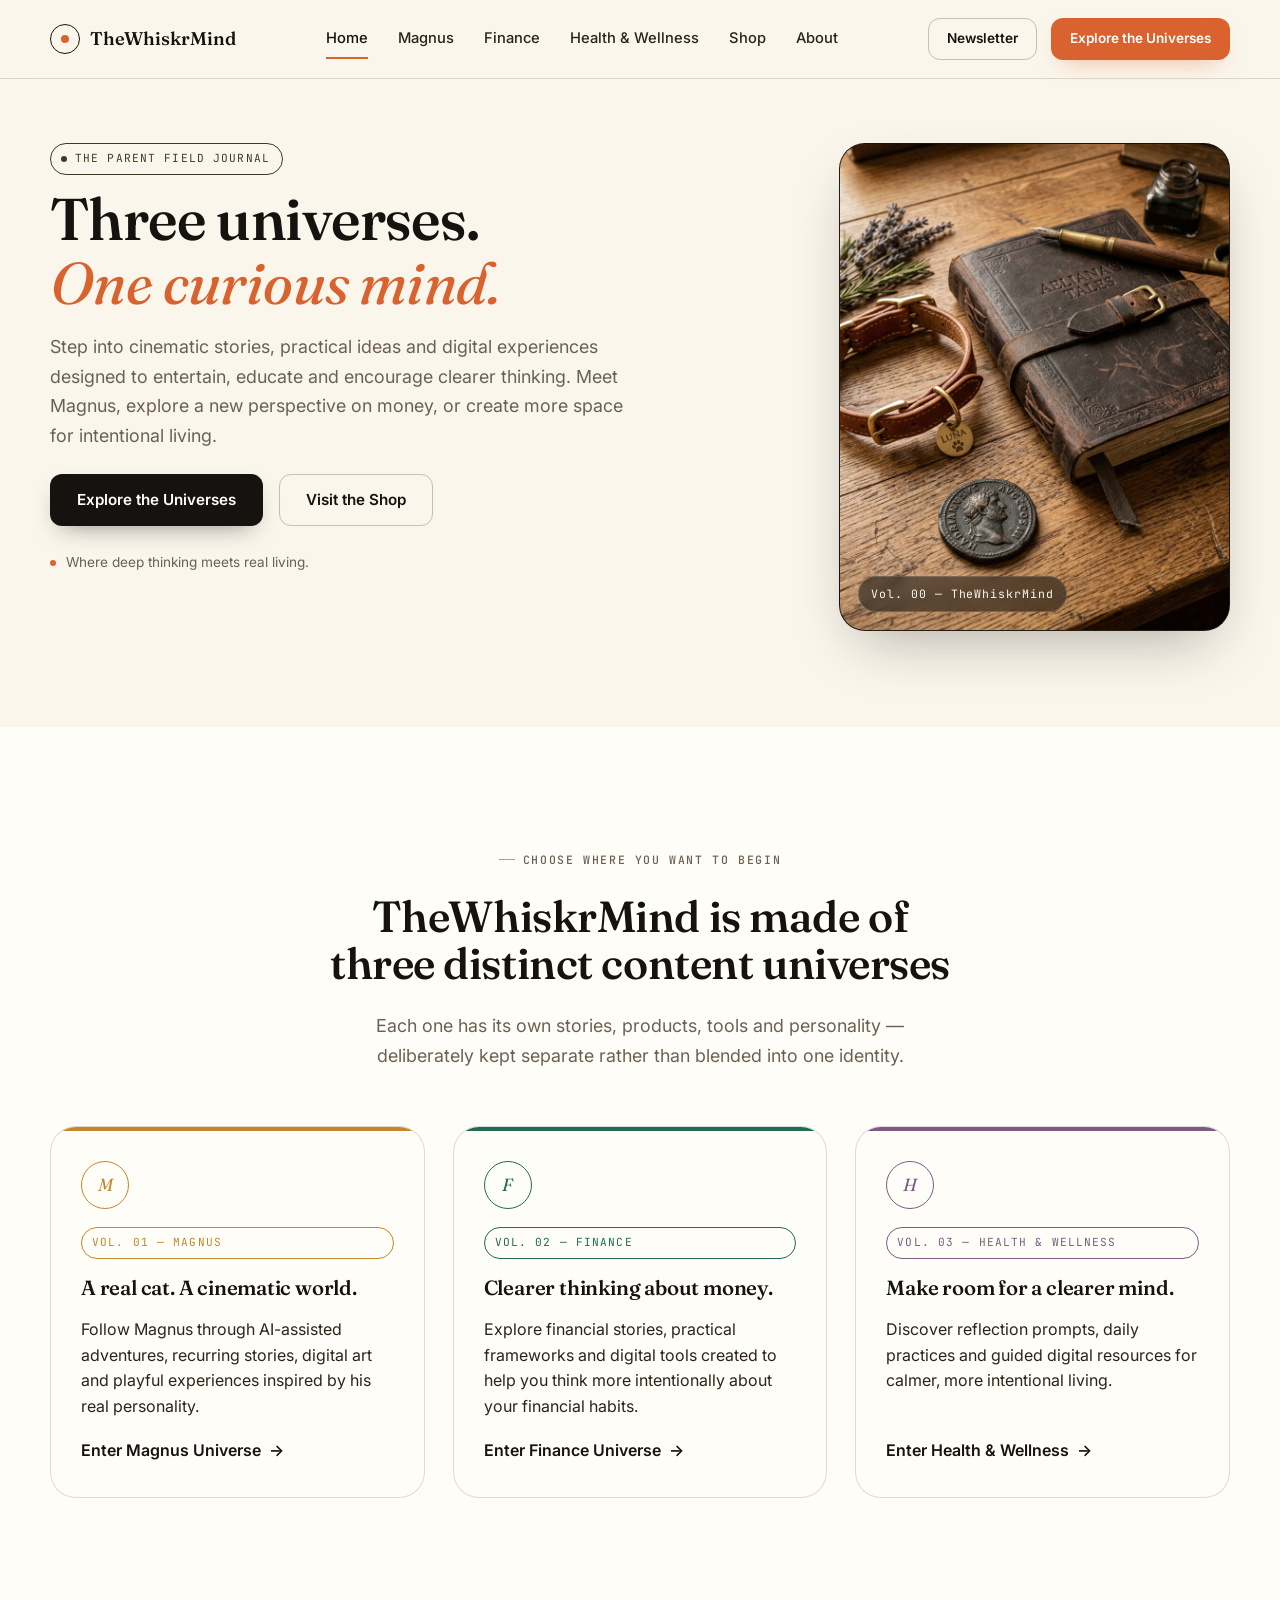
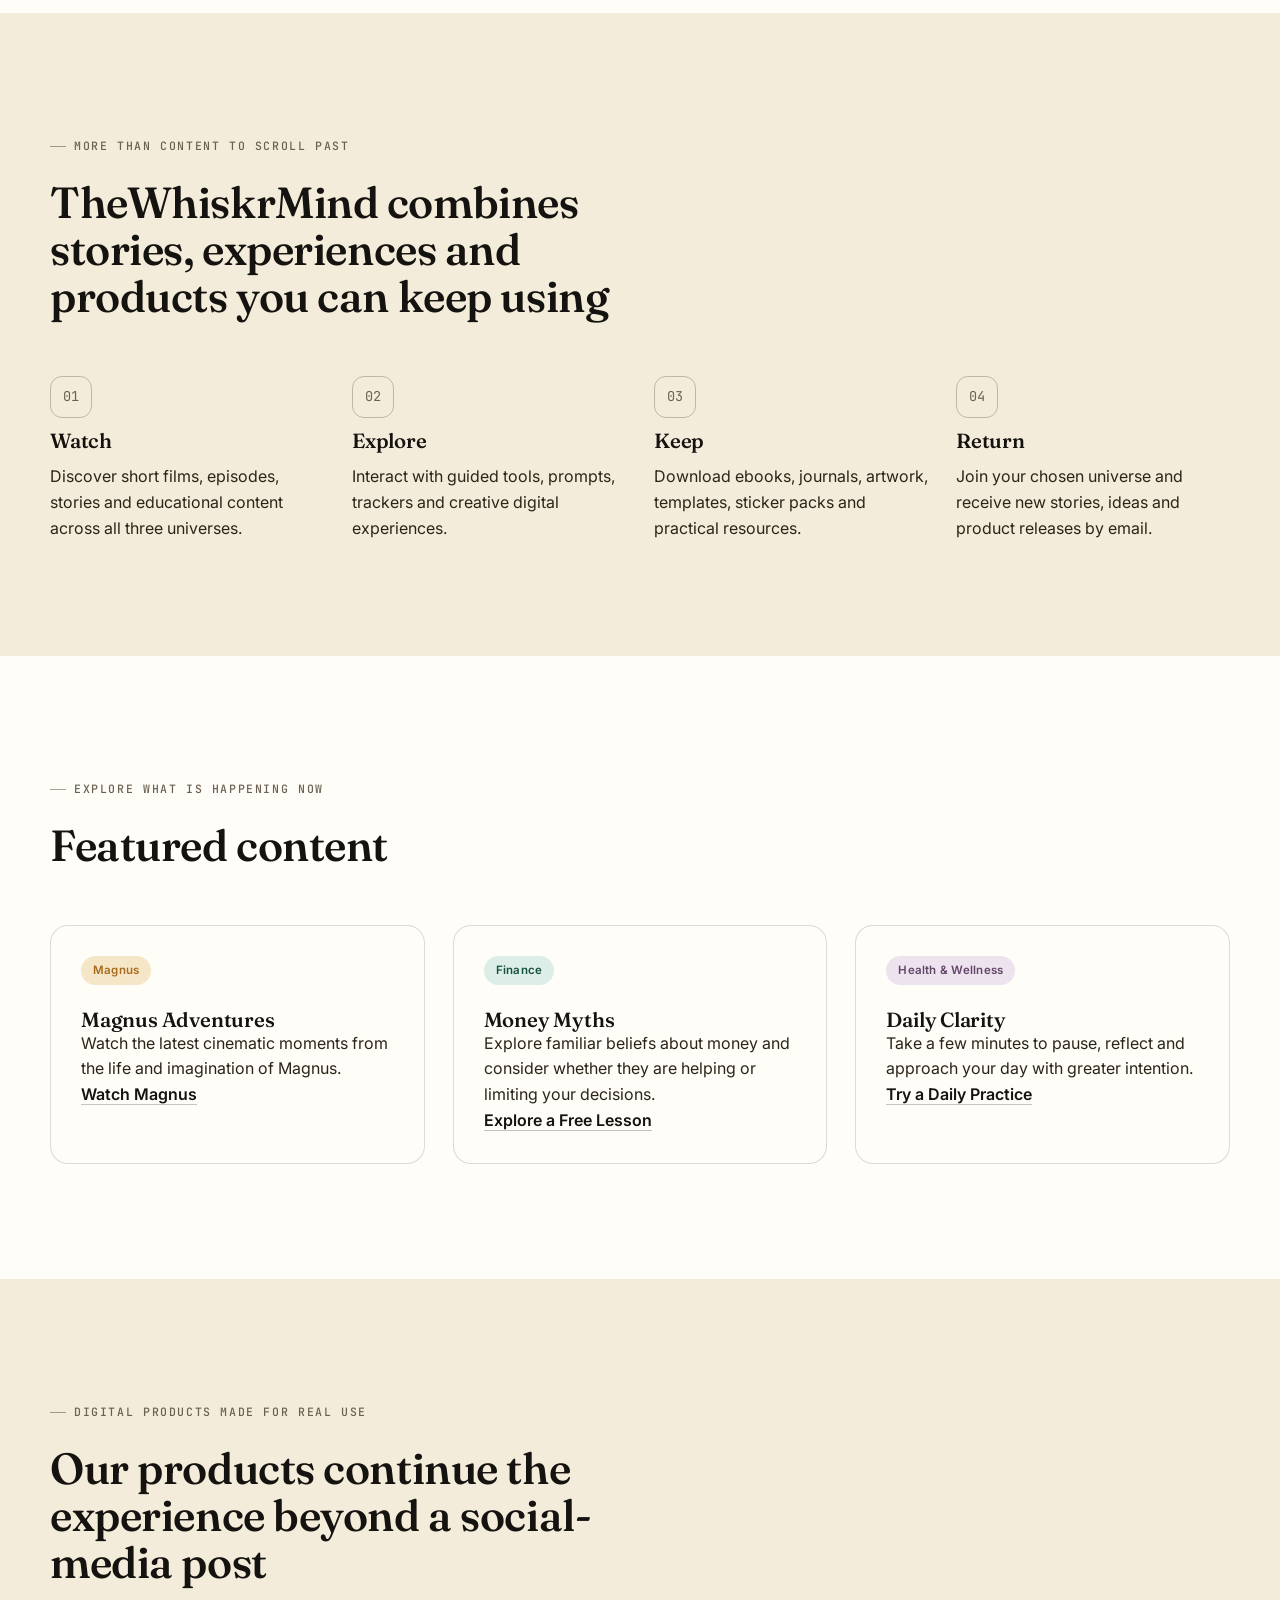
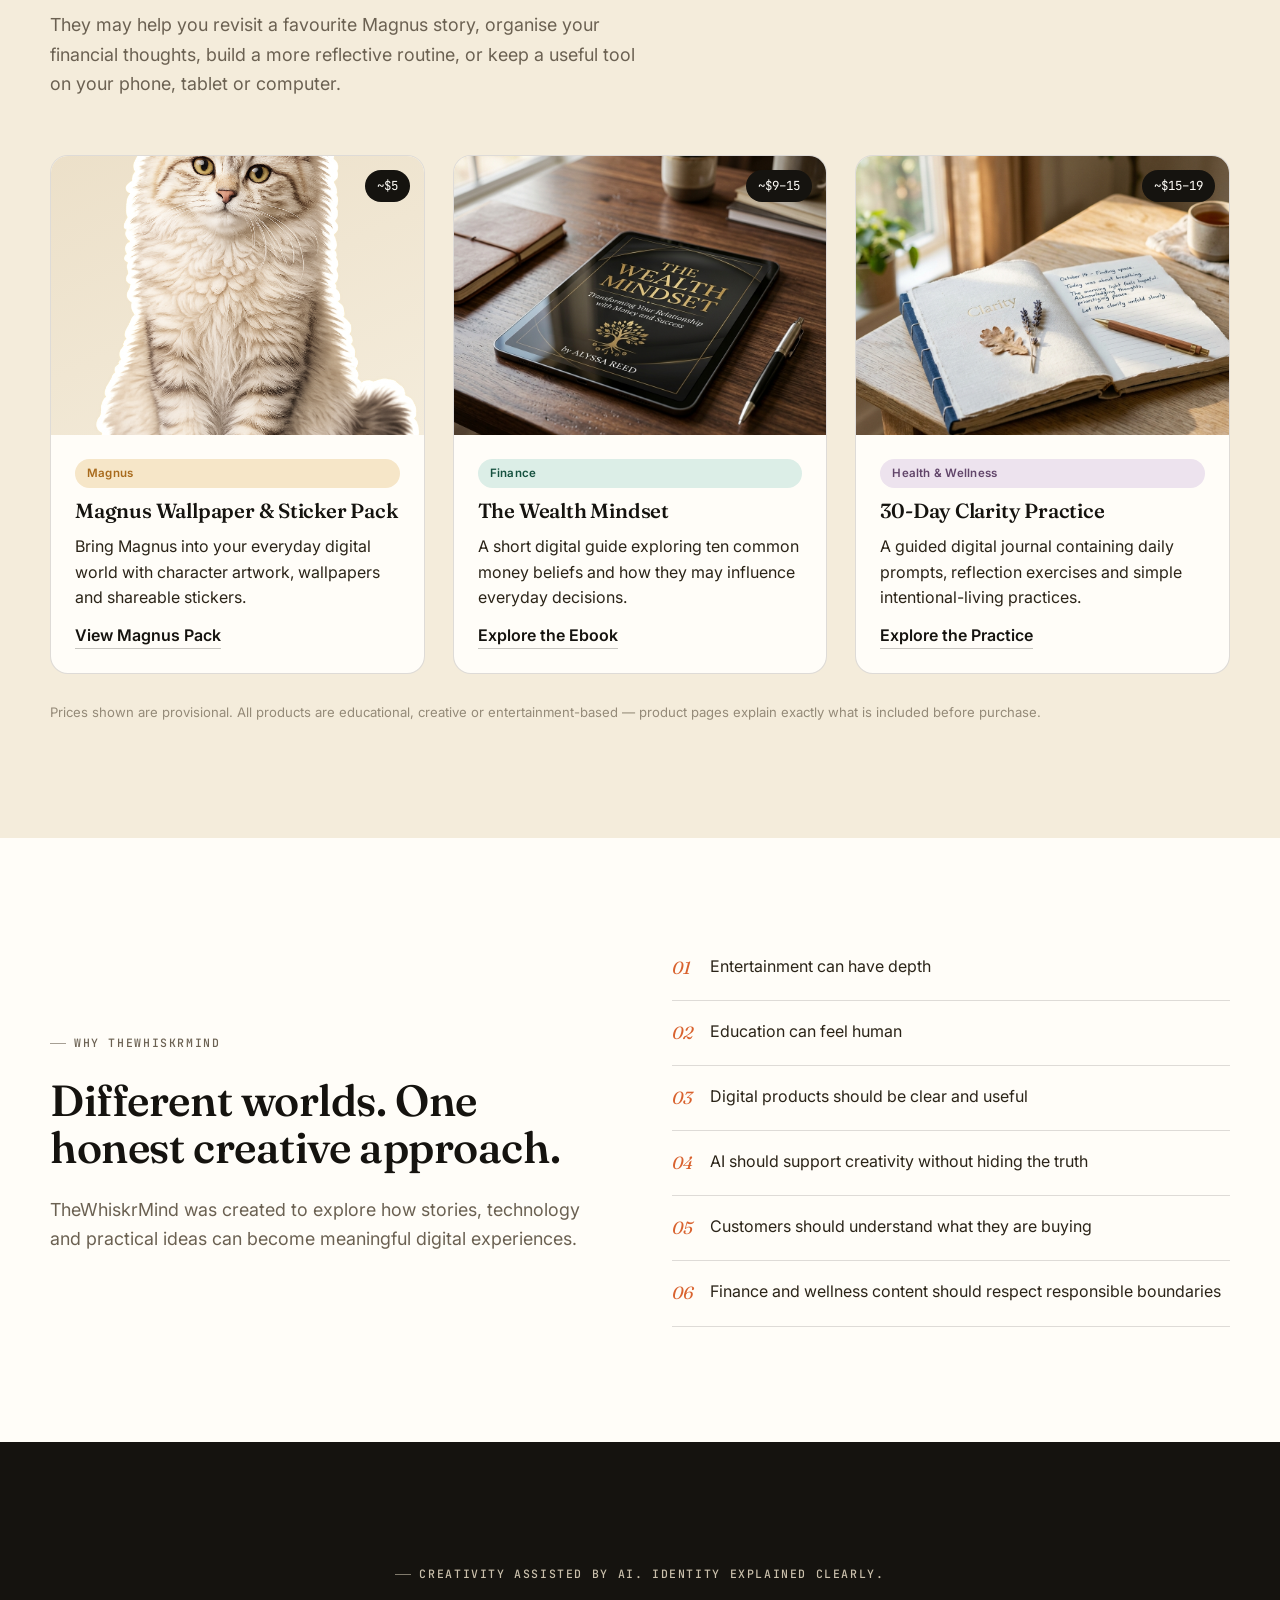
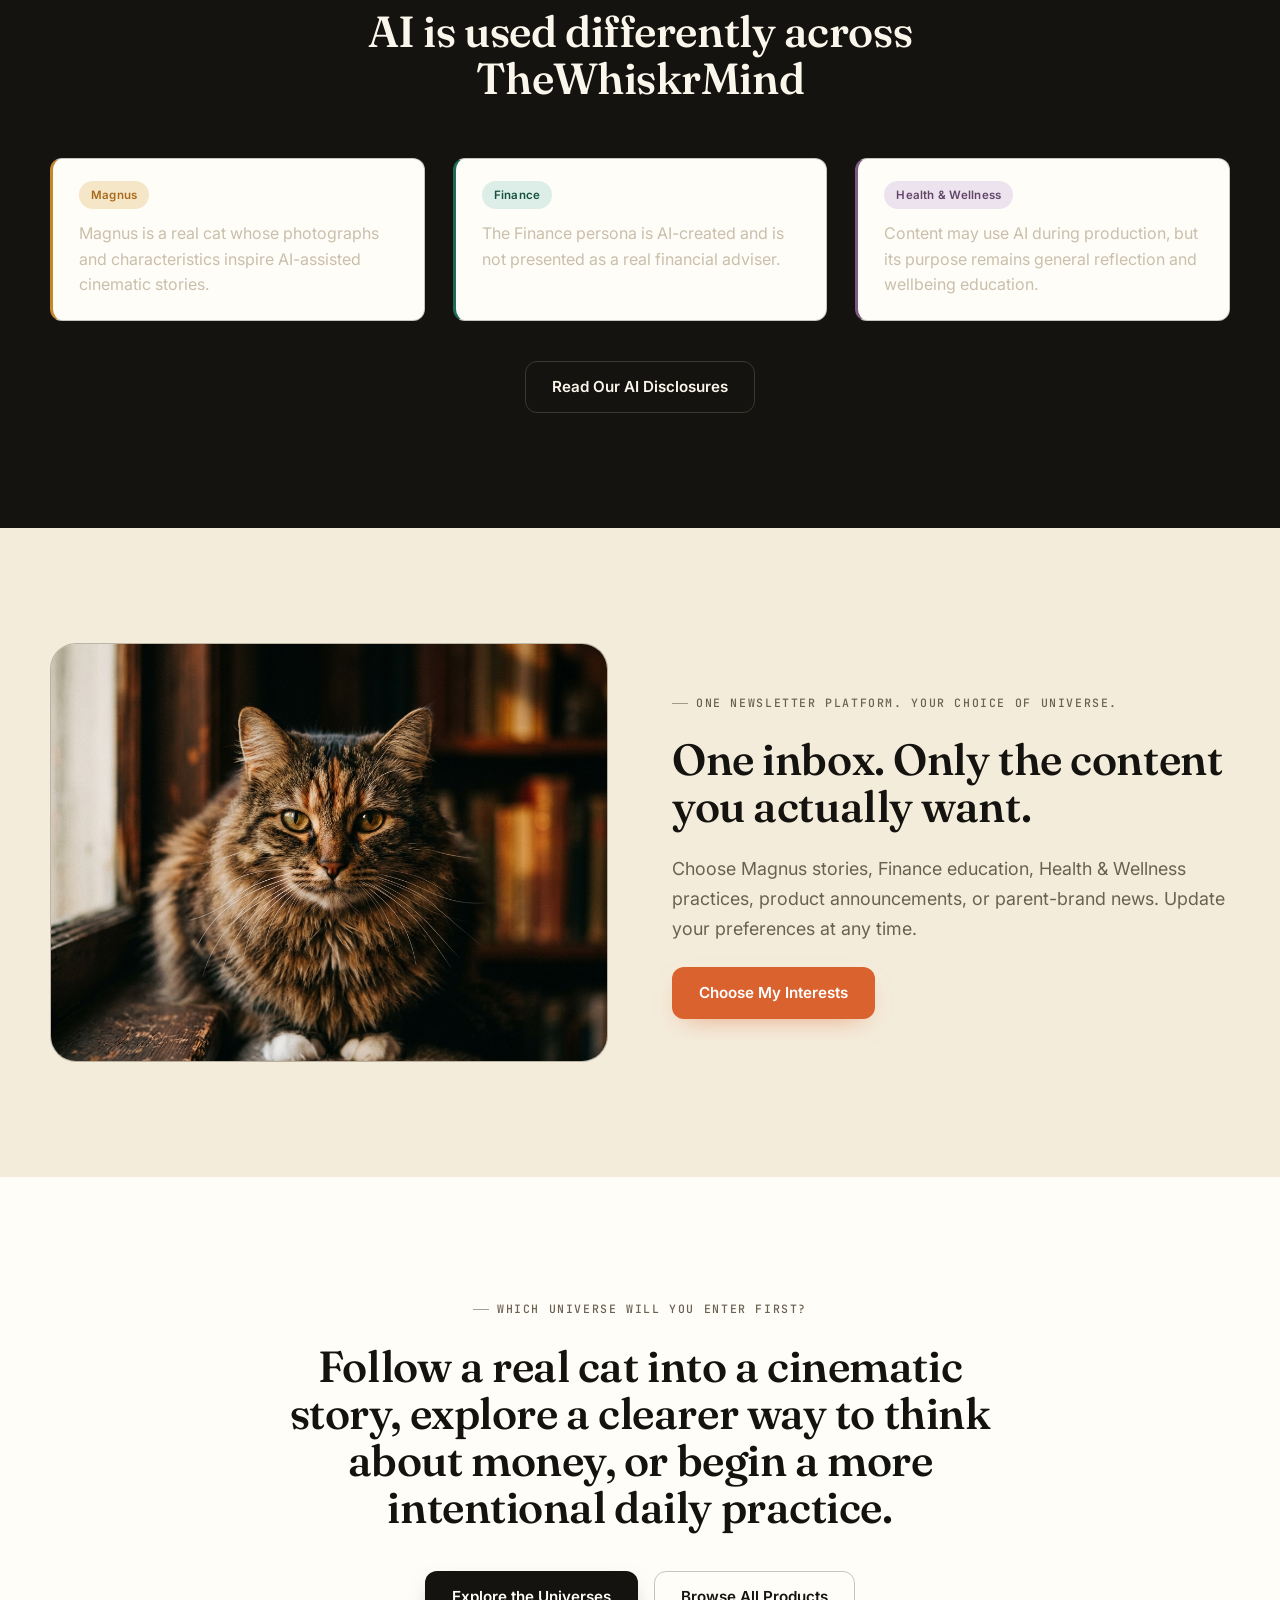
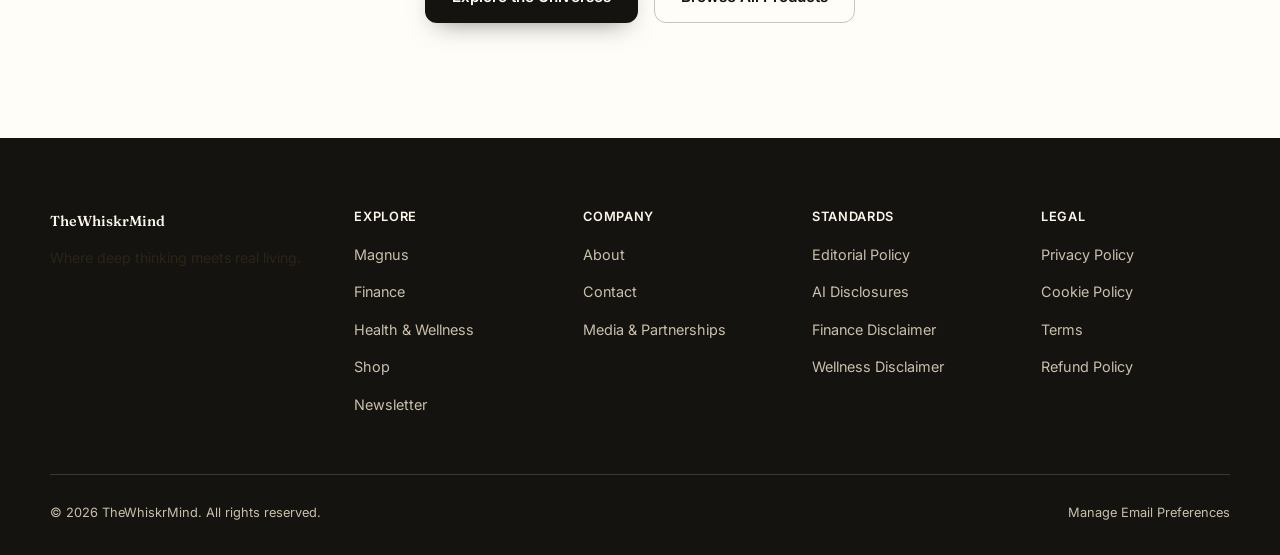
<file: website/index.html>
<!doctype html>
<html lang="en">

<head>
  <meta charset="UTF-8">
  <meta name="viewport" content="width=device-width, initial-scale=1.0">
  <title>TheWhiskrMind — Where Deep Thinking Meets Real Living</title>
  <meta name="description"
    content="Three content universes, one curious mind. Follow Magnus, rethink money, and build a clearer daily practice — cinematic stories, honest AI, and digital products made for real use.">
  <link rel="stylesheet" href="css/style.css">
</head>

<body>
  <a href="#main" class="skip-link">Skip to content</a>

  <!-- ============ HEADER ============ -->
  <header class="site-header">
    <div class="header-inner">
      <a href="index.html" class="logo"><span class="logo-mark" aria-hidden="true"></span>TheWhiskrMind</a>
      <nav class="main-nav" aria-label="Primary">
        <a href="index.html" class="active">Home</a>
        <a href="magnus.html">Magnus</a>
        <a href="finance.html">Finance</a>
        <a href="health.html">Health &amp; Wellness</a>
        <a href="shop.html">Shop</a>
        <a href="about.html">About</a>
      </nav>
      <div class="header-actions">
        <a href="newsletter.html" class="btn btn-outline btn-sm">Newsletter</a>
        <a href="magnus.html" class="btn btn-brand btn-sm">Explore the Universes</a>
        <button class="nav-toggle" aria-label="Open menu"
          aria-expanded="false"><span></span><span></span><span></span></button>
      </div>
    </div>
  </header>

  <nav class="mobile-nav" aria-label="Mobile">
    <a href="index.html">Home</a>
    <a href="magnus.html">Magnus</a>
    <a href="finance.html">Finance</a>
    <a href="health.html">Health &amp; Wellness</a>
    <a href="shop.html">Shop</a>
    <a href="about.html">About</a>
    <a href="newsletter.html">Newsletter</a>
    <a href="editorial-policy.html">Editorial Policy</a>
    <a href="ai-disclosures.html">AI Disclosures</a>
    <a href="magnus.html" class="btn btn-brand btn-block">Explore the Universes</a>
  </nav>

  <main id="main">

    <!-- ============ HERO ============ -->
    <section class="hero bg-paper">
      <div class="container hero-grid">
        <div class="hero-copy">
          <span class="volume-tag"><span class="dot"></span>The Parent Field Journal</span>
          <h1 class="h-display">Three universes.<br><em>One curious mind.</em></h1>
          <p class="lede">Step into cinematic stories, practical ideas and digital experiences designed to entertain,
            educate and encourage clearer thinking. Meet Magnus, explore a new perspective on money, or create more
            space for intentional living.</p>
          <div class="cta-row mt-md">
            <a href="magnus.html" class="btn btn-primary">Explore the Universes</a>
            <a href="shop.html" class="btn btn-outline">Visit the Shop</a>
          </div>
          <p class="hero-note"><span class="dot"></span>Where deep thinking meets real living.</p>
        </div>
        <div class="hero-media" data-reveal><img src="images/hero_main_1786616890034.png" alt="Image" />

          <div class="frame-label">Vol. 00 — TheWhiskrMind</div>
        </div>
      </div>
    </section>

    <!-- ============ UNIVERSE SELECTION ============ -->
    <section class="section bg-white" id="universes">
      <div class="container">
        <div class="section-head center">
          <span class="eyebrow">Choose where you want to begin</span>
          <h2 class="h-xl mt-md">TheWhiskrMind is made of three distinct content universes</h2>
          <p class="lede mx-auto mt-md">Each one has its own stories, products, tools and personality — deliberately
            kept separate rather than blended into one identity.</p>
        </div>
        <div class="grid grid-3">
          <article class="universe-card universe-card--magnus" data-reveal>
            <span class="icon-ring">M</span>
            <span class="volume-tag tag">Vol. 01 — Magnus</span>
            <h3 class="h-md">A real cat. A cinematic world.</h3>
            <p>Follow Magnus through AI-assisted adventures, recurring stories, digital art and playful experiences
              inspired by his real personality.</p>
            <a href="magnus.html" class="go">Enter Magnus Universe <span class="arrow">→</span></a>
          </article>
          <article class="universe-card universe-card--finance" data-reveal>
            <span class="icon-ring">F</span>
            <span class="volume-tag tag">Vol. 02 — Finance</span>
            <h3 class="h-md">Clearer thinking about money.</h3>
            <p>Explore financial stories, practical frameworks and digital tools created to help you think more
              intentionally about your financial habits.</p>
            <a href="finance.html" class="go">Enter Finance Universe <span class="arrow">→</span></a>
          </article>
          <article class="universe-card universe-card--health" data-reveal>
            <span class="icon-ring">H</span>
            <span class="volume-tag tag">Vol. 03 — Health &amp; Wellness</span>
            <h3 class="h-md">Make room for a clearer mind.</h3>
            <p>Discover reflection prompts, daily practices and guided digital resources for calmer, more intentional
              living.</p>
            <a href="health.html" class="go">Enter Health &amp; Wellness <span class="arrow">→</span></a>
          </article>
        </div>
      </div>
    </section>

    <!-- ============ HYBRID EXPERIENCE ============ -->
    <section class="section bg-paper-alt">
      <div class="container">
        <div class="section-head">
          <span class="eyebrow">More than content to scroll past</span>
          <h2 class="h-xl mt-md">TheWhiskrMind combines stories, experiences and products you can keep using</h2>
        </div>
        <div class="grid grid-4">
          <div class="step-item" data-reveal>
            <span class="step-marker">01</span>
            <h3 class="h-md">Watch</h3>
            <p>Discover short films, episodes, stories and educational content across all three universes.</p>
          </div>
          <div class="step-item" data-reveal>
            <span class="step-marker">02</span>
            <h3 class="h-md">Explore</h3>
            <p>Interact with guided tools, prompts, trackers and creative digital experiences.</p>
          </div>
          <div class="step-item" data-reveal>
            <span class="step-marker">03</span>
            <h3 class="h-md">Keep</h3>
            <p>Download ebooks, journals, artwork, templates, sticker packs and practical resources.</p>
          </div>
          <div class="step-item" data-reveal>
            <span class="step-marker">04</span>
            <h3 class="h-md">Return</h3>
            <p>Join your chosen universe and receive new stories, ideas and product releases by email.</p>
          </div>
        </div>
      </div>
    </section>

    <!-- ============ FEATURED CONTENT ============ -->
    <section class="section bg-white">
      <div class="container">
        <div class="section-head">
          <span class="eyebrow">Explore what is happening now</span>
          <h2 class="h-xl mt-md">Featured content</h2>
        </div>
        <div class="grid grid-3">
          <article class="card" data-reveal>
            <span class="badge badge-magnus">Magnus</span>
            <h3 class="h-md mt-md">Magnus Adventures</h3>
            <p>Watch the latest cinematic moments from the life and imagination of Magnus.</p>
            <a href="magnus.html" class="btn-ghost mt-md">Watch Magnus</a>
          </article>
          <article class="card" data-reveal>
            <span class="badge badge-finance">Finance</span>
            <h3 class="h-md mt-md">Money Myths</h3>
            <p>Explore familiar beliefs about money and consider whether they are helping or limiting your decisions.
            </p>
            <a href="finance.html" class="btn-ghost mt-md">Explore a Free Lesson</a>
          </article>
          <article class="card" data-reveal>
            <span class="badge badge-health">Health &amp; Wellness</span>
            <h3 class="h-md mt-md">Daily Clarity</h3>
            <p>Take a few minutes to pause, reflect and approach your day with greater intention.</p>
            <a href="health.html" class="btn-ghost mt-md">Try a Daily Practice</a>
          </article>
        </div>
      </div>
    </section>

    <!-- ============ FEATURED PRODUCTS ============ -->
    <section class="section bg-paper-alt">
      <div class="container">
        <div class="section-head">
          <span class="eyebrow">Digital products made for real use</span>
          <h2 class="h-xl mt-md">Our products continue the experience beyond a social-media post</h2>
          <p class="lede mt-md">They may help you revisit a favourite Magnus story, organise your financial thoughts,
            build a more reflective routine, or keep a useful tool on your phone, tablet or computer.</p>
        </div>
        <div class="grid grid-3">
          <article class="product-card" data-reveal>
            <div class="product-media"><img src="images/media__1786616529581.png" alt="Image" /><span
                class="price-chip">~$5</span></div>
            <div class="product-body">
              <span class="badge badge-magnus">Magnus</span>
              <h3 class="h-md">Magnus Wallpaper &amp; Sticker Pack</h3>
              <p>Bring Magnus into your everyday digital world with character artwork, wallpapers and shareable
                stickers.</p>
              <a href="magnus.html#shop" class="btn-ghost">View Magnus Pack</a>
            </div>
          </article>
          <article class="product-card" data-reveal>
            <div class="product-media"><img src="images/finance_ebook_1786616857861.png" alt="Image" /><span
                class="price-chip">~$9–15</span></div>
            <div class="product-body">
              <span class="badge badge-finance">Finance</span>
              <h3 class="h-md">The Wealth Mindset</h3>
              <p>A short digital guide exploring ten common money beliefs and how they may influence everyday decisions.
              </p>
              <a href="finance.html#products" class="btn-ghost">Explore the Ebook</a>
            </div>
          </article>
          <article class="product-card" data-reveal>
            <div class="product-media"><img src="images/health_journal_1786616872217.png" alt="Image" /><span
                class="price-chip">~$15–19</span></div>
            <div class="product-body">
              <span class="badge badge-health">Health &amp; Wellness</span>
              <h3 class="h-md">30-Day Clarity Practice</h3>
              <p>A guided digital journal containing daily prompts, reflection exercises and simple intentional-living
                practices.</p>
              <a href="health.html#products" class="btn-ghost">Explore the Practice</a>
            </div>
          </article>
        </div>
        <p style="color:var(--text-faint); font-size:0.82rem; margin-top:28px;">Prices shown are provisional. All
          products are educational, creative or entertainment-based — product pages explain exactly what is included
          before purchase.</p>
      </div>
    </section>

    <!-- ============ WHY THEWHISKRMIND ============ -->
    <section class="section bg-white">
      <div class="container two-col">
        <div>
          <span class="eyebrow">Why TheWhiskrMind</span>
          <h2 class="h-xl mt-md">Different worlds. One honest creative approach.</h2>
          <p class="lede mt-md">TheWhiskrMind was created to explore how stories, technology and practical ideas can
            become meaningful digital experiences.</p>
        </div>
        <ul class="principle-list">
          <li><span class="mark">01</span><span>Entertainment can have depth</span></li>
          <li><span class="mark">02</span><span>Education can feel human</span></li>
          <li><span class="mark">03</span><span>Digital products should be clear and useful</span></li>
          <li><span class="mark">04</span><span>AI should support creativity without hiding the truth</span></li>
          <li><span class="mark">05</span><span>Customers should understand what they are buying</span></li>
          <li><span class="mark">06</span><span>Finance and wellness content should respect responsible
              boundaries</span></li>
        </ul>
      </div>
    </section>

    <!-- ============ AI TRANSPARENCY ============ -->
    <section class="section bg-ink on-dark">
      <div class="container">
        <div class="section-head center">
          <span class="eyebrow">Creativity assisted by AI. Identity explained clearly.</span>
          <h2 class="h-xl mt-md">AI is used differently across TheWhiskrMind</h2>
        </div>
        <div class="grid grid-3">
          <div class="callout callout-magnus" data-reveal>
            <span class="badge badge-magnus">Magnus</span>
            <p style="margin-top:12px; color: var(--text-on-dark-muted);">Magnus is a real cat whose photographs and
              characteristics inspire AI-assisted cinematic stories.</p>
          </div>
          <div class="callout callout-finance" data-reveal>
            <span class="badge badge-finance">Finance</span>
            <p style="margin-top:12px; color: var(--text-on-dark-muted);">The Finance persona is AI-created and is not
              presented as a real financial adviser.</p>
          </div>
          <div class="callout callout-health" data-reveal>
            <span class="badge badge-health">Health &amp; Wellness</span>
            <p style="margin-top:12px; color: var(--text-on-dark-muted);">Content may use AI during production, but its
              purpose remains general reflection and wellbeing education.</p>
          </div>
        </div>
        <div class="text-center mt-lg">
          <a href="ai-disclosures.html" class="btn btn-outline">Read Our AI Disclosures</a>
        </div>
      </div>
    </section>

    <!-- ============ NEWSLETTER ============ -->
    <section class="section bg-paper-alt">
      <div class="container two-col reverse">
        <div class="col-media">
          <div class="media-frame" data-reveal><img src="images/magnus_cat_cinematic_1786616828384.png" alt="Image" />

          </div>
        </div>
        <div>
          <span class="eyebrow">One newsletter platform. Your choice of universe.</span>
          <h2 class="h-xl mt-md">One inbox. Only the content you actually want.</h2>
          <p class="lede mt-md">Choose Magnus stories, Finance education, Health &amp; Wellness practices, product
            announcements, or parent-brand news. Update your preferences at any time.</p>
          <a href="newsletter.html" class="btn btn-brand mt-md">Choose My Interests</a>
        </div>
      </div>
    </section>

    <!-- ============ FINAL CTA ============ -->
    <section class="section bg-white text-center">
      <div class="container-narrow">
        <span class="eyebrow">Which universe will you enter first?</span>
        <h2 class="h-xl mt-md">Follow a real cat into a cinematic story, explore a clearer way to think about money, or
          begin a more intentional daily practice.</h2>
        <div class="cta-row mt-lg" style="justify-content:center;">
          <a href="magnus.html" class="btn btn-primary">Explore the Universes</a>
          <a href="shop.html" class="btn btn-outline">Browse All Products</a>
        </div>
      </div>
    </section>

  </main>

  <!-- ============ FOOTER ============ -->
  <footer class="site-footer">
    <div class="container footer-grid">
      <div class="footer-brand">
        <a href="index.html" class="logo">TheWhiskrMind</a>
        <p>Where deep thinking meets real living.</p>
      </div>
      <div>
        <h4>Explore</h4>
        <ul>
          <li><a href="magnus.html">Magnus</a></li>
          <li><a href="finance.html">Finance</a></li>
          <li><a href="health.html">Health &amp; Wellness</a></li>
          <li><a href="shop.html">Shop</a></li>
          <li><a href="newsletter.html">Newsletter</a></li>
        </ul>
      </div>
      <div>
        <h4>Company</h4>
        <ul>
          <li><a href="about.html">About</a></li>
          <li><a href="about.html#contact">Contact</a></li>
          <li><a href="about.html#media">Media &amp; Partnerships</a></li>
        </ul>
      </div>
      <div>
        <h4>Standards</h4>
        <ul>
          <li><a href="editorial-policy.html">Editorial Policy</a></li>
          <li><a href="ai-disclosures.html">AI Disclosures</a></li>
          <li><a href="finance.html#disclaimer">Finance Disclaimer</a></li>
          <li><a href="health.html#trust">Wellness Disclaimer</a></li>
        </ul>
      </div>
      <div>
        <h4>Legal</h4>
        <ul>
          <li><a href="#">Privacy Policy</a></li>
          <li><a href="#">Cookie Policy</a></li>
          <li><a href="#">Terms</a></li>
          <li><a href="#">Refund Policy</a></li>
        </ul>
      </div>
    </div>
    <div class="container footer-bottom">
      <span>© <span data-year></span> TheWhiskrMind. All rights reserved.</span>
      <span class="legal-links">
        <a href="newsletter.html">Manage Email Preferences</a>
      </span>
    </div>
  </footer>

  <script src="js/main.js"></script>
</body>

</html>
</file>
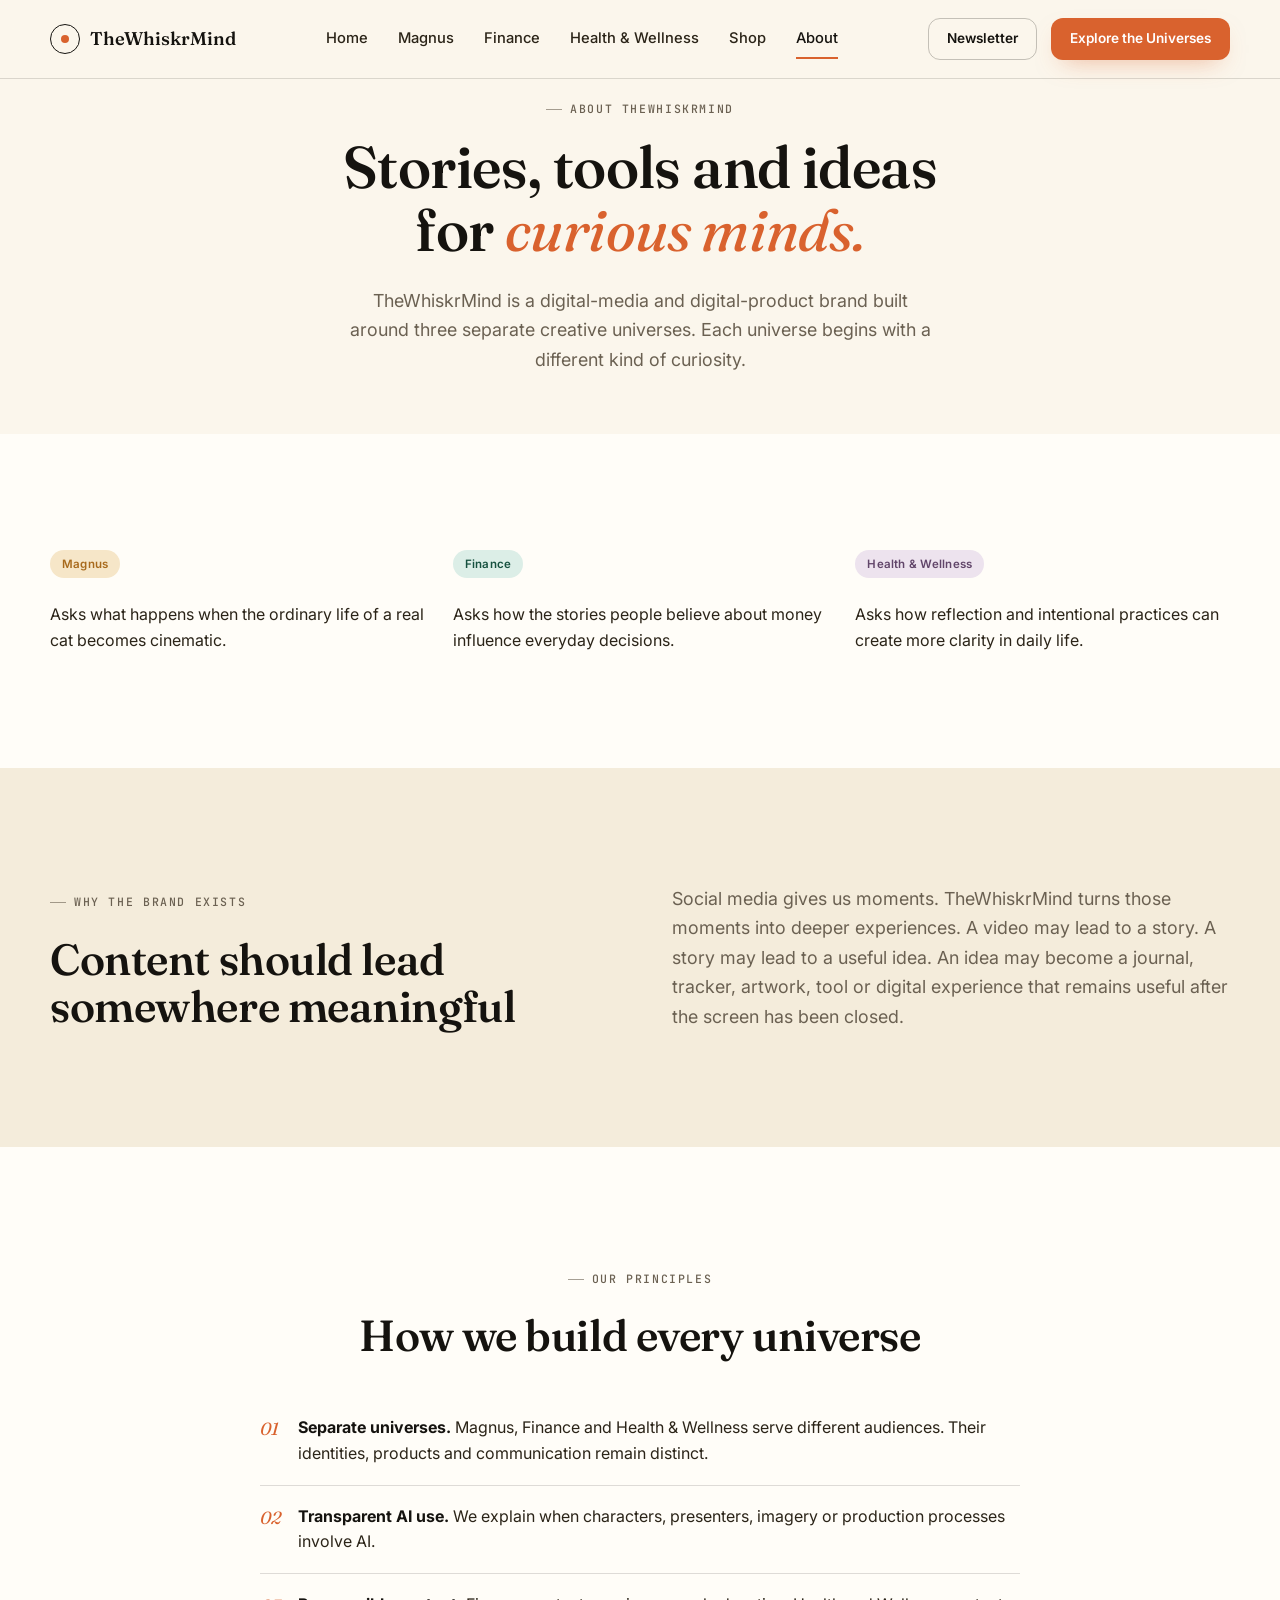
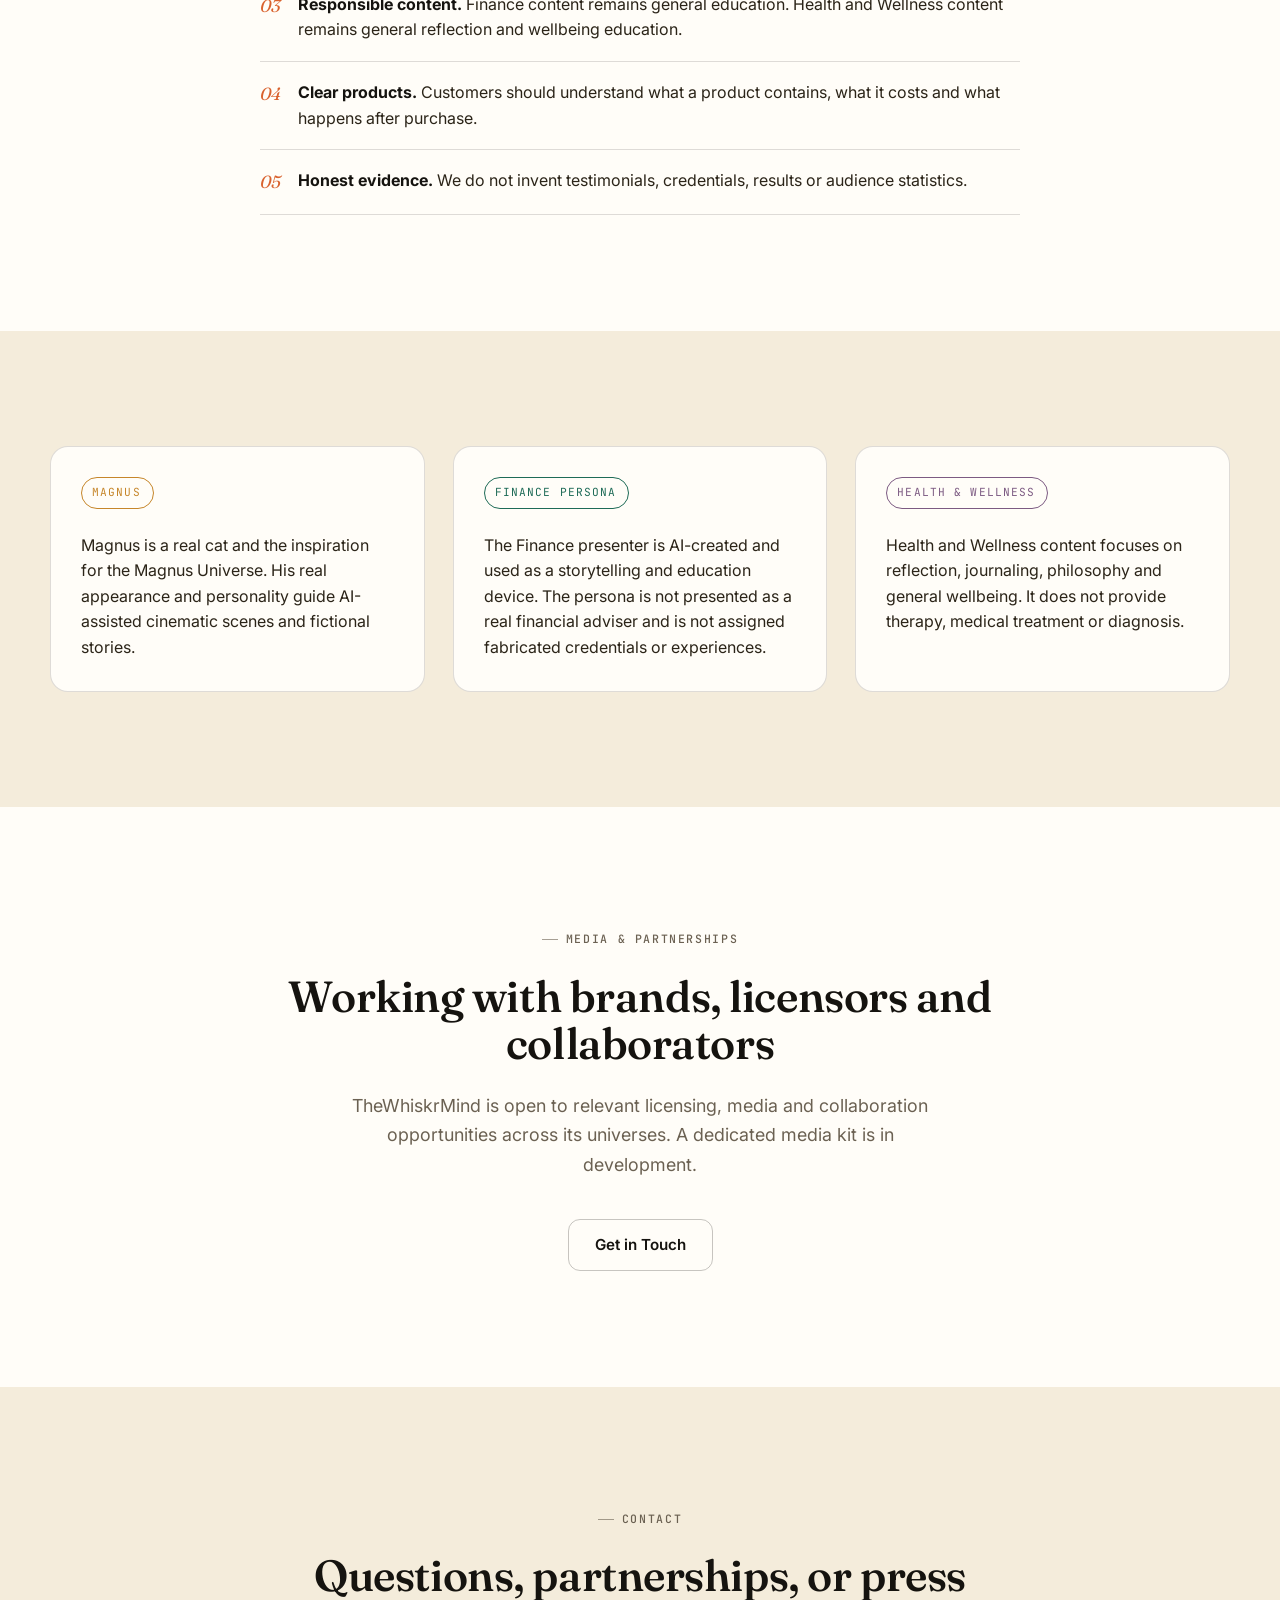
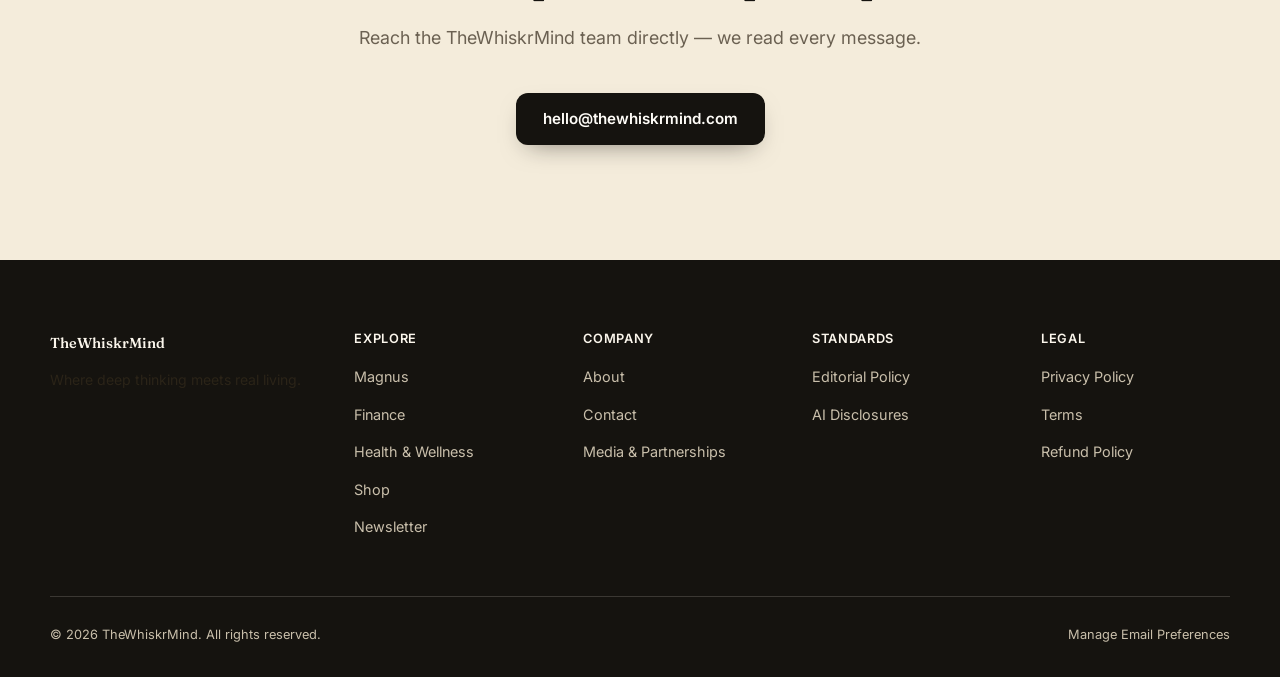
<file: website/about.html>
<!doctype html>
<html lang="en">
<head>
<meta charset="UTF-8">
<meta name="viewport" content="width=device-width, initial-scale=1.0">
<title>About — Stories, Tools and Ideas for Curious Minds | TheWhiskrMind</title>
<meta name="description" content="TheWhiskrMind is a digital-media and digital-product brand built around three separate creative universes: Magnus, Finance, and Health & Wellness.">
<link rel="stylesheet" href="css/style.css">
</head>
<body>
<a href="#main" class="skip-link">Skip to content</a>

<header class="site-header">
  <div class="header-inner">
    <a href="index.html" class="logo"><span class="logo-mark" aria-hidden="true"></span>TheWhiskrMind</a>
    <nav class="main-nav" aria-label="Primary">
      <a href="index.html">Home</a>
      <a href="magnus.html">Magnus</a>
      <a href="finance.html">Finance</a>
      <a href="health.html">Health &amp; Wellness</a>
      <a href="shop.html">Shop</a>
      <a href="about.html" class="active">About</a>
    </nav>
    <div class="header-actions">
      <a href="newsletter.html" class="btn btn-outline btn-sm">Newsletter</a>
      <a href="magnus.html" class="btn btn-brand btn-sm">Explore the Universes</a>
      <button class="nav-toggle" aria-label="Open menu" aria-expanded="false"><span></span><span></span><span></span></button>
    </div>
  </div>
</header>

<nav class="mobile-nav" aria-label="Mobile">
  <a href="index.html">Home</a>
  <a href="magnus.html">Magnus</a>
  <a href="finance.html">Finance</a>
  <a href="health.html">Health &amp; Wellness</a>
  <a href="shop.html">Shop</a>
  <a href="about.html">About</a>
  <a href="newsletter.html">Newsletter</a>
  <a href="magnus.html" class="btn btn-brand btn-block">Explore the Universes</a>
</nav>

<main id="main">

  <section class="page-hero bg-paper">
    <div class="container-narrow text-center">
      <span class="eyebrow mx-auto" style="justify-content:center;">About TheWhiskrMind</span>
      <h1 class="h-display mt-md">Stories, tools and ideas<br>for <em>curious minds.</em></h1>
      <p class="lede mx-auto mt-md">TheWhiskrMind is a digital-media and digital-product brand built around three separate creative universes. Each universe begins with a different kind of curiosity.</p>
    </div>
  </section>

  <!-- ============ THREE CURIOSITIES ============ -->
  <section class="section bg-white">
    <div class="container">
      <div class="grid grid-3">
        <div class="feature-card" data-reveal>
          <span class="badge badge-magnus">Magnus</span>
          <p class="mt-md">Asks what happens when the ordinary life of a real cat becomes cinematic.</p>
        </div>
        <div class="feature-card" data-reveal>
          <span class="badge badge-finance">Finance</span>
          <p class="mt-md">Asks how the stories people believe about money influence everyday decisions.</p>
        </div>
        <div class="feature-card" data-reveal>
          <span class="badge badge-health">Health &amp; Wellness</span>
          <p class="mt-md">Asks how reflection and intentional practices can create more clarity in daily life.</p>
        </div>
      </div>
    </div>
  </section>

  <!-- ============ WHY THE BRAND EXISTS ============ -->
  <section class="section bg-paper-alt">
    <div class="container two-col">
      <div>
        <span class="eyebrow">Why the brand exists</span>
        <h2 class="h-xl mt-md">Content should lead somewhere meaningful</h2>
      </div>
      <p class="lede">Social media gives us moments. TheWhiskrMind turns those moments into deeper experiences. A video may lead to a story. A story may lead to a useful idea. An idea may become a journal, tracker, artwork, tool or digital experience that remains useful after the screen has been closed.</p>
    </div>
  </section>

  <!-- ============ PRINCIPLES ============ -->
  <section class="section bg-white">
    <div class="container-narrow">
      <div class="section-head center">
        <span class="eyebrow">Our principles</span>
        <h2 class="h-xl mt-md">How we build every universe</h2>
      </div>
      <ul class="principle-list">
        <li><span class="mark">01</span><div><strong style="color:var(--ink-950);">Separate universes.</strong> Magnus, Finance and Health &amp; Wellness serve different audiences. Their identities, products and communication remain distinct.</div></li>
        <li><span class="mark">02</span><div><strong style="color:var(--ink-950);">Transparent AI use.</strong> We explain when characters, presenters, imagery or production processes involve AI.</div></li>
        <li><span class="mark">03</span><div><strong style="color:var(--ink-950);">Responsible content.</strong> Finance content remains general education. Health and Wellness content remains general reflection and wellbeing education.</div></li>
        <li><span class="mark">04</span><div><strong style="color:var(--ink-950);">Clear products.</strong> Customers should understand what a product contains, what it costs and what happens after purchase.</div></li>
        <li><span class="mark">05</span><div><strong style="color:var(--ink-950);">Honest evidence.</strong> We do not invent testimonials, credentials, results or audience statistics.</div></li>
      </ul>
    </div>
  </section>

  <!-- ============ ABOUT EACH UNIVERSE ============ -->
  <section class="section bg-paper-alt">
    <div class="container">
      <div class="grid grid-3">
        <div class="card" data-reveal>
          <span class="volume-tag" style="color:var(--magnus-500); border-color:var(--magnus-500);">Magnus</span>
          <p class="mt-md">Magnus is a real cat and the inspiration for the Magnus Universe. His real appearance and personality guide AI-assisted cinematic scenes and fictional stories.</p>
        </div>
        <div class="card" data-reveal>
          <span class="volume-tag" style="color:var(--finance-500); border-color:var(--finance-500);">Finance persona</span>
          <p class="mt-md">The Finance presenter is AI-created and used as a storytelling and education device. The persona is not presented as a real financial adviser and is not assigned fabricated credentials or experiences.</p>
        </div>
        <div class="card" data-reveal>
          <span class="volume-tag" style="color:var(--health-500); border-color:var(--health-500);">Health &amp; Wellness</span>
          <p class="mt-md">Health and Wellness content focuses on reflection, journaling, philosophy and general wellbeing. It does not provide therapy, medical treatment or diagnosis.</p>
        </div>
      </div>
    </div>
  </section>

  <!-- ============ MEDIA & PARTNERSHIPS ============ -->
  <section class="section bg-white text-center" id="media">
    <div class="container-narrow">
      <span class="eyebrow mx-auto" style="justify-content:center;">Media &amp; partnerships</span>
      <h2 class="h-xl mt-md">Working with brands, licensors and collaborators</h2>
      <p class="lede mx-auto mt-md">TheWhiskrMind is open to relevant licensing, media and collaboration opportunities across its universes. A dedicated media kit is in development.</p>
      <a href="#contact" class="btn btn-outline mt-lg">Get in Touch</a>
    </div>
  </section>

  <!-- ============ CONTACT ============ -->
  <section class="section bg-paper-alt text-center" id="contact">
    <div class="container-narrow">
      <span class="eyebrow mx-auto" style="justify-content:center;">Contact</span>
      <h2 class="h-xl mt-md">Questions, partnerships, or press</h2>
      <p class="lede mx-auto mt-md">Reach the TheWhiskrMind team directly — we read every message.</p>
      <a href="mailto:hello@thewhiskrmind.com" class="btn btn-primary mt-lg">hello@thewhiskrmind.com</a>
    </div>
  </section>

</main>

<footer class="site-footer">
  <div class="container footer-grid">
    <div class="footer-brand"><a href="index.html" class="logo">TheWhiskrMind</a><p>Where deep thinking meets real living.</p></div>
    <div><h4>Explore</h4><ul><li><a href="magnus.html">Magnus</a></li><li><a href="finance.html">Finance</a></li><li><a href="health.html">Health &amp; Wellness</a></li><li><a href="shop.html">Shop</a></li><li><a href="newsletter.html">Newsletter</a></li></ul></div>
    <div><h4>Company</h4><ul><li><a href="about.html">About</a></li><li><a href="about.html#contact">Contact</a></li><li><a href="about.html#media">Media &amp; Partnerships</a></li></ul></div>
    <div><h4>Standards</h4><ul><li><a href="editorial-policy.html">Editorial Policy</a></li><li><a href="ai-disclosures.html">AI Disclosures</a></li></ul></div>
    <div><h4>Legal</h4><ul><li><a href="#">Privacy Policy</a></li><li><a href="#">Terms</a></li><li><a href="#">Refund Policy</a></li></ul></div>
  </div>
  <div class="container footer-bottom">
    <span>© <span data-year></span> TheWhiskrMind. All rights reserved.</span>
    <span class="legal-links"><a href="newsletter.html">Manage Email Preferences</a></span>
  </div>
</footer>

<script src="js/main.js"></script>
</body>
</html>
</file>
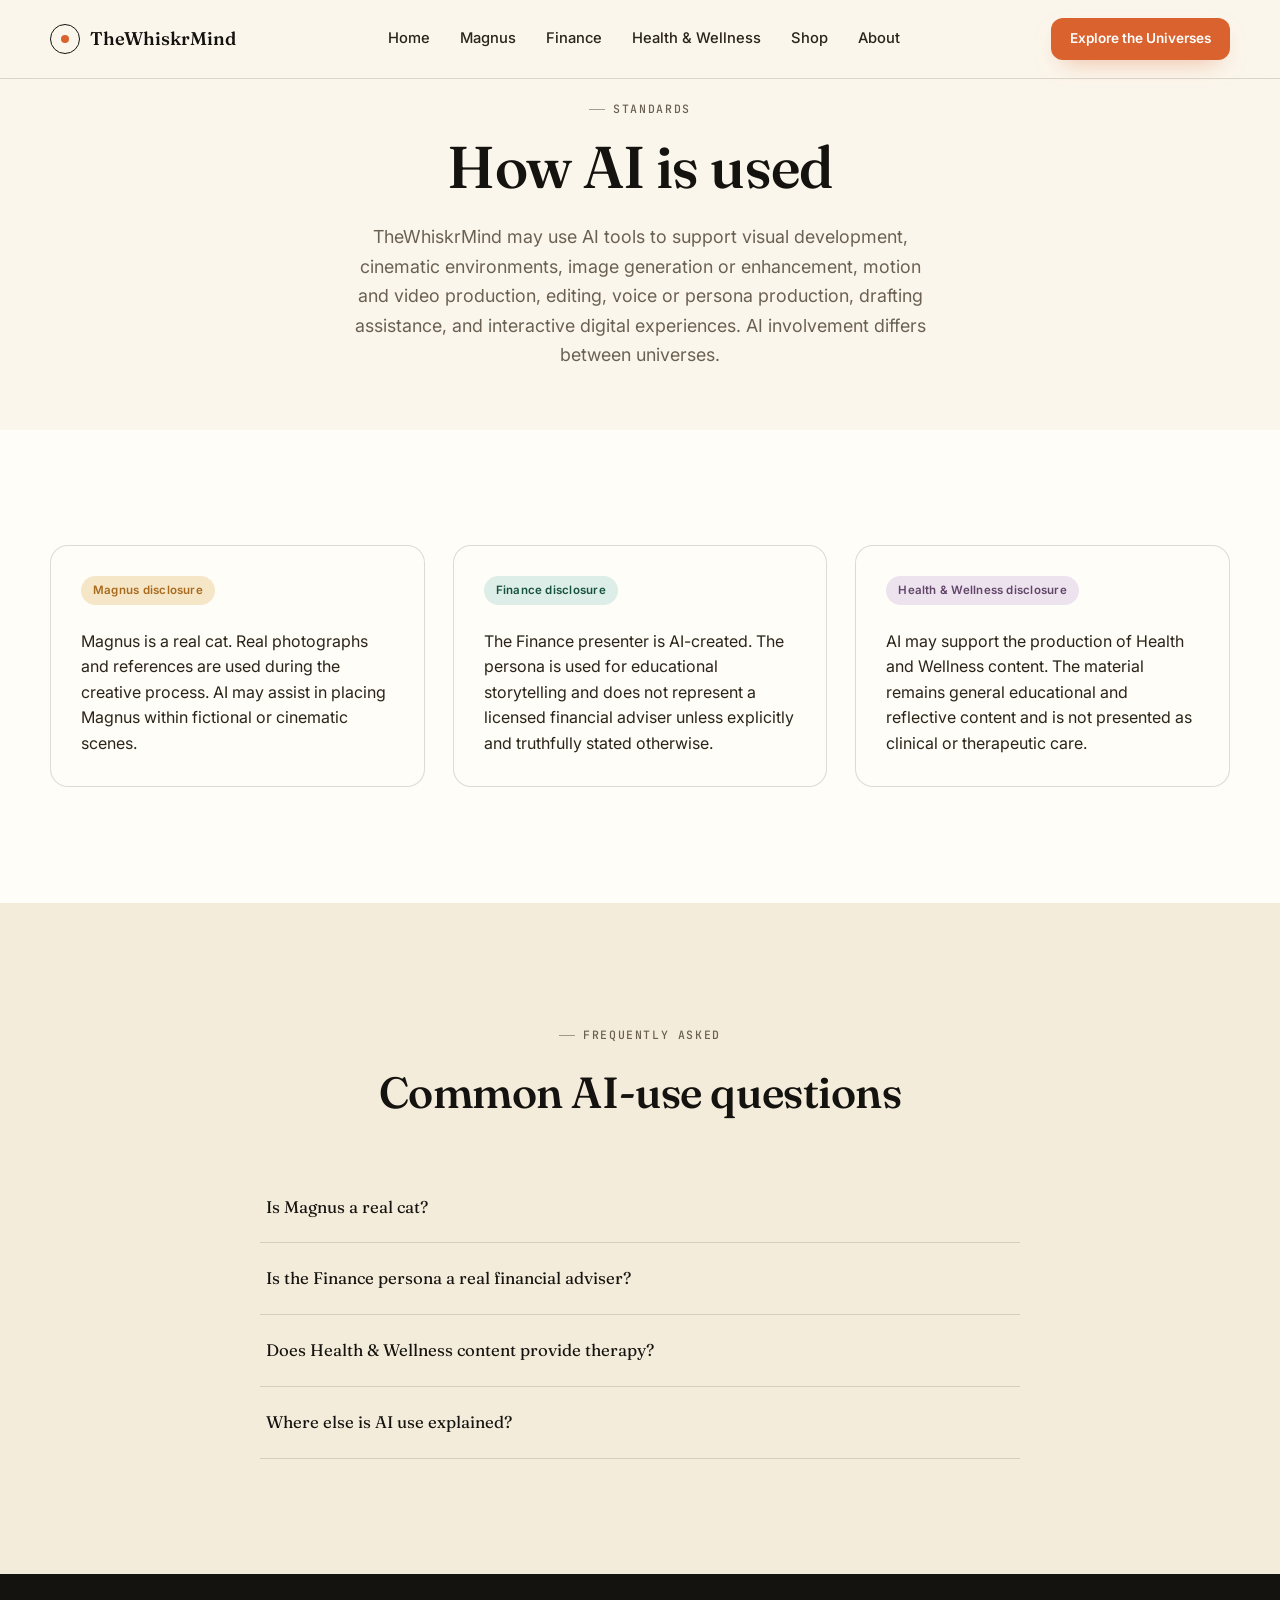
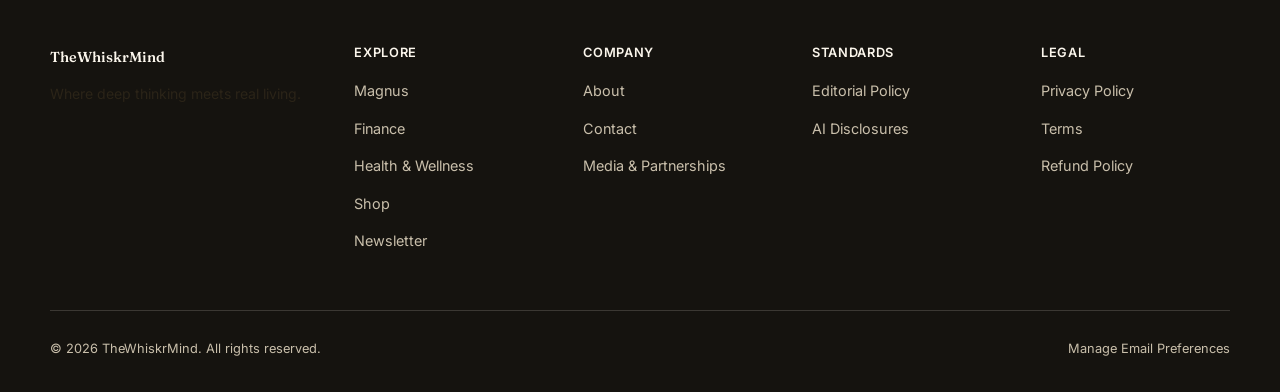
<file: website/ai-disclosures.html>
<!doctype html>
<html lang="en">
<head>
<meta charset="UTF-8">
<meta name="viewport" content="width=device-width, initial-scale=1.0">
<title>AI Disclosures | TheWhiskrMind</title>
<meta name="description" content="How AI is used across TheWhiskrMind — differently in Magnus, Finance, and Health & Wellness. Real cat, AI-created persona, and AI-assisted production, explained clearly.">
<link rel="stylesheet" href="css/style.css">
</head>
<body>
<a href="#main" class="skip-link">Skip to content</a>

<header class="site-header">
  <div class="header-inner">
    <a href="index.html" class="logo"><span class="logo-mark" aria-hidden="true"></span>TheWhiskrMind</a>
    <nav class="main-nav" aria-label="Primary">
      <a href="index.html">Home</a>
      <a href="magnus.html">Magnus</a>
      <a href="finance.html">Finance</a>
      <a href="health.html">Health &amp; Wellness</a>
      <a href="shop.html">Shop</a>
      <a href="about.html">About</a>
    </nav>
    <div class="header-actions">
      <a href="magnus.html" class="btn btn-brand btn-sm">Explore the Universes</a>
      <button class="nav-toggle" aria-label="Open menu" aria-expanded="false"><span></span><span></span><span></span></button>
    </div>
  </div>
</header>

<nav class="mobile-nav" aria-label="Mobile">
  <a href="index.html">Home</a>
  <a href="magnus.html">Magnus</a>
  <a href="finance.html">Finance</a>
  <a href="health.html">Health &amp; Wellness</a>
  <a href="shop.html">Shop</a>
  <a href="about.html">About</a>
  <a href="newsletter.html">Newsletter</a>
</nav>

<main id="main">

  <section class="page-hero bg-paper">
    <div class="container-narrow text-center">
      <span class="eyebrow mx-auto" style="justify-content:center;">Standards</span>
      <h1 class="h-display mt-md">How AI is used</h1>
      <p class="lede mx-auto mt-md">TheWhiskrMind may use AI tools to support visual development, cinematic environments, image generation or enhancement, motion and video production, editing, voice or persona production, drafting assistance, and interactive digital experiences. AI involvement differs between universes.</p>
    </div>
  </section>

  <section class="section bg-white">
    <div class="container">
      <div class="grid grid-3">
        <div class="card" data-reveal>
          <span class="badge badge-magnus">Magnus disclosure</span>
          <p class="mt-md">Magnus is a real cat. Real photographs and references are used during the creative process. AI may assist in placing Magnus within fictional or cinematic scenes.</p>
        </div>
        <div class="card" data-reveal>
          <span class="badge badge-finance">Finance disclosure</span>
          <p class="mt-md">The Finance presenter is AI-created. The persona is used for educational storytelling and does not represent a licensed financial adviser unless explicitly and truthfully stated otherwise.</p>
        </div>
        <div class="card" data-reveal>
          <span class="badge badge-health">Health &amp; Wellness disclosure</span>
          <p class="mt-md">AI may support the production of Health and Wellness content. The material remains general educational and reflective content and is not presented as clinical or therapeutic care.</p>
        </div>
      </div>
    </div>
  </section>

  <section class="section bg-paper-alt">
    <div class="container-narrow">
      <div class="section-head center">
        <span class="eyebrow">Frequently asked</span>
        <h2 class="h-xl mt-md">Common AI-use questions</h2>
      </div>
      <div class="faq-list">
        <div class="faq-item">
          <button class="faq-q" aria-expanded="false">Is Magnus a real cat?</button>
          <div class="faq-a"><p>Yes. Magnus is a real cat. His real photographs, expressions and personality are used as creative references. AI tools may assist in placing him within fictional, cinematic scenes.</p></div>
        </div>
        <div class="faq-item">
          <button class="faq-q" aria-expanded="false">Is the Finance persona a real financial adviser?</button>
          <div class="faq-a"><p>No. The Finance persona is AI-created and used purely as a storytelling and education device. It does not hold financial credentials and does not provide personalised advice.</p></div>
        </div>
        <div class="faq-item">
          <button class="faq-q" aria-expanded="false">Does Health &amp; Wellness content provide therapy?</button>
          <div class="faq-a"><p>No. Health and Wellness content is general wellbeing education and reflection material. It is not therapy, diagnosis, or medical treatment, and does not replace professional mental-health support.</p></div>
        </div>
        <div class="faq-item">
          <button class="faq-q" aria-expanded="false">Where else is AI use explained?</button>
          <div class="faq-a"><p>Beyond this page, AI use is explained at the parent-brand level, within each universe page, and near relevant personas and products — not only here.</p></div>
        </div>
      </div>
    </div>
  </section>

</main>

<footer class="site-footer">
  <div class="container footer-grid">
    <div class="footer-brand"><a href="index.html" class="logo">TheWhiskrMind</a><p>Where deep thinking meets real living.</p></div>
    <div><h4>Explore</h4><ul><li><a href="magnus.html">Magnus</a></li><li><a href="finance.html">Finance</a></li><li><a href="health.html">Health &amp; Wellness</a></li><li><a href="shop.html">Shop</a></li><li><a href="newsletter.html">Newsletter</a></li></ul></div>
    <div><h4>Company</h4><ul><li><a href="about.html">About</a></li><li><a href="about.html#contact">Contact</a></li><li><a href="about.html#media">Media &amp; Partnerships</a></li></ul></div>
    <div><h4>Standards</h4><ul><li><a href="editorial-policy.html">Editorial Policy</a></li><li><a href="ai-disclosures.html">AI Disclosures</a></li></ul></div>
    <div><h4>Legal</h4><ul><li><a href="#">Privacy Policy</a></li><li><a href="#">Terms</a></li><li><a href="#">Refund Policy</a></li></ul></div>
  </div>
  <div class="container footer-bottom">
    <span>© <span data-year></span> TheWhiskrMind. All rights reserved.</span>
    <span class="legal-links"><a href="newsletter.html">Manage Email Preferences</a></span>
  </div>
</footer>

<script src="js/main.js"></script>
</body>
</html>
</file>
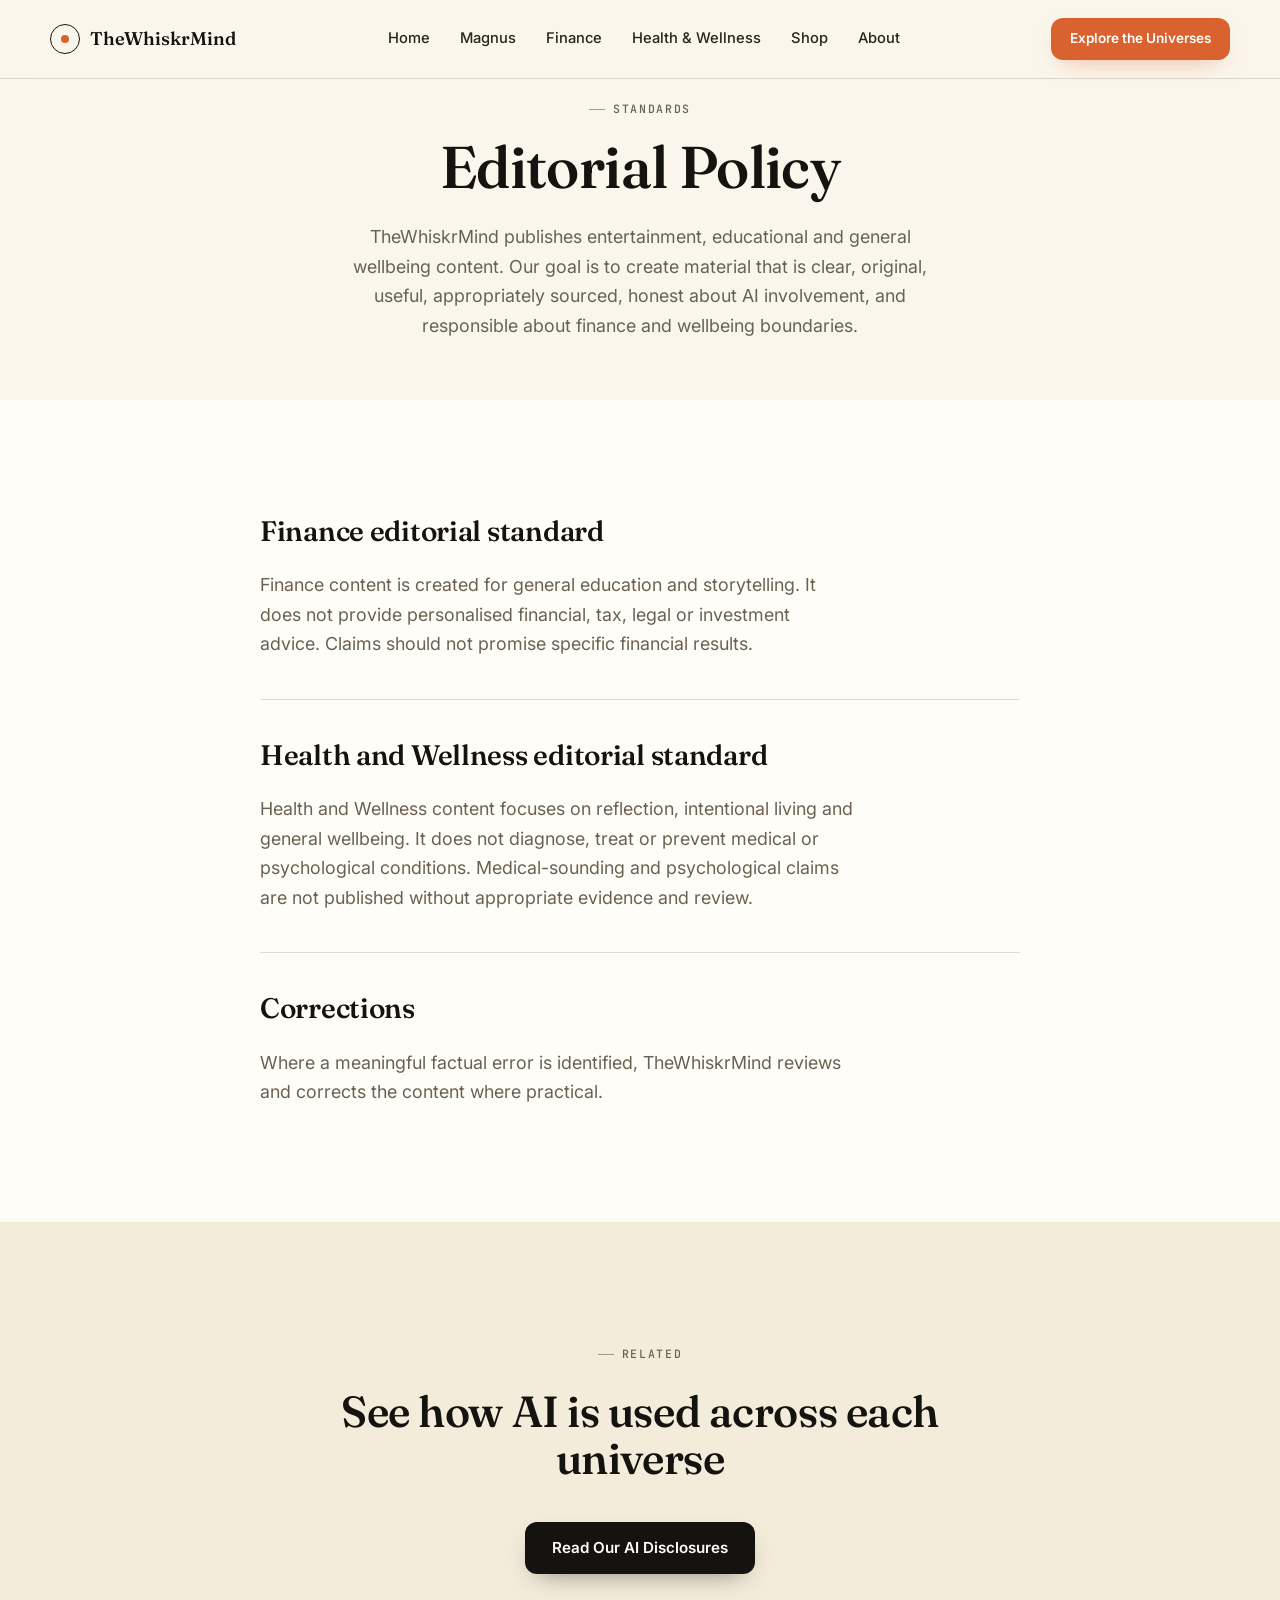
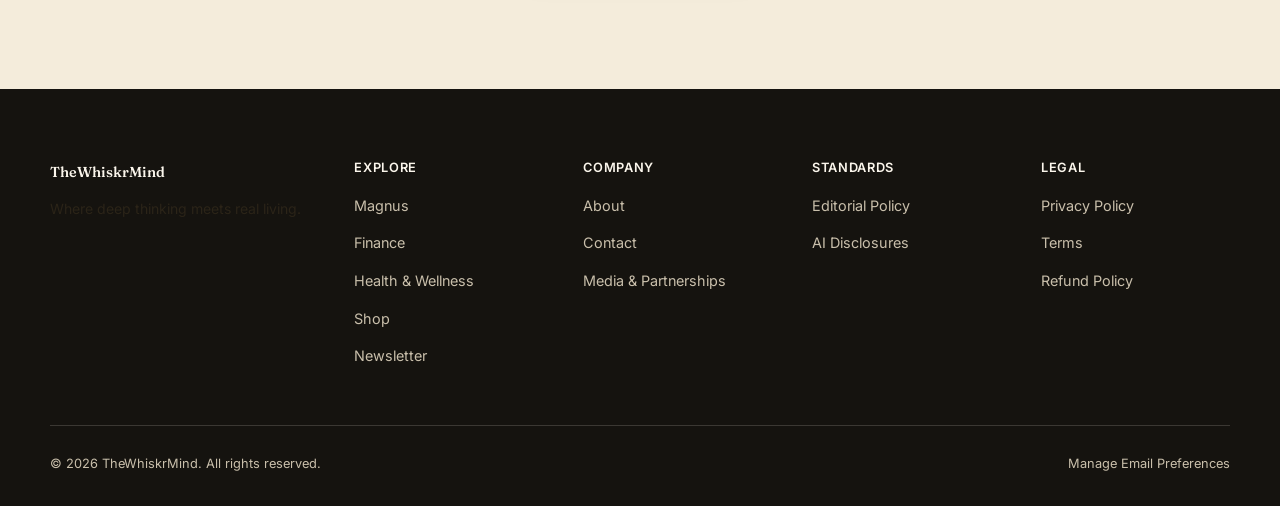
<file: website/editorial-policy.html>
<!doctype html>
<html lang="en">
<head>
<meta charset="UTF-8">
<meta name="viewport" content="width=device-width, initial-scale=1.0">
<title>Editorial Policy | TheWhiskrMind</title>
<meta name="description" content="How TheWhiskrMind approaches editorial standards across Magnus, Finance and Health & Wellness — clarity, sourcing, AI honesty and responsible boundaries.">
<link rel="stylesheet" href="css/style.css">
</head>
<body>
<a href="#main" class="skip-link">Skip to content</a>

<header class="site-header">
  <div class="header-inner">
    <a href="index.html" class="logo"><span class="logo-mark" aria-hidden="true"></span>TheWhiskrMind</a>
    <nav class="main-nav" aria-label="Primary">
      <a href="index.html">Home</a>
      <a href="magnus.html">Magnus</a>
      <a href="finance.html">Finance</a>
      <a href="health.html">Health &amp; Wellness</a>
      <a href="shop.html">Shop</a>
      <a href="about.html">About</a>
    </nav>
    <div class="header-actions">
      <a href="magnus.html" class="btn btn-brand btn-sm">Explore the Universes</a>
      <button class="nav-toggle" aria-label="Open menu" aria-expanded="false"><span></span><span></span><span></span></button>
    </div>
  </div>
</header>

<nav class="mobile-nav" aria-label="Mobile">
  <a href="index.html">Home</a>
  <a href="magnus.html">Magnus</a>
  <a href="finance.html">Finance</a>
  <a href="health.html">Health &amp; Wellness</a>
  <a href="shop.html">Shop</a>
  <a href="about.html">About</a>
  <a href="newsletter.html">Newsletter</a>
</nav>

<main id="main">

  <section class="page-hero bg-paper">
    <div class="container-narrow text-center">
      <span class="eyebrow mx-auto" style="justify-content:center;">Standards</span>
      <h1 class="h-display mt-md">Editorial Policy</h1>
      <p class="lede mx-auto mt-md">TheWhiskrMind publishes entertainment, educational and general wellbeing content. Our goal is to create material that is clear, original, useful, appropriately sourced, honest about AI involvement, and responsible about finance and wellbeing boundaries.</p>
    </div>
  </section>

  <section class="section bg-white">
    <div class="container-narrow stack gap-lg">

      <div>
        <h2 class="h-lg">Finance editorial standard</h2>
        <p class="lede mt-md">Finance content is created for general education and storytelling. It does not provide personalised financial, tax, legal or investment advice. Claims should not promise specific financial results.</p>
      </div>

      <hr class="divider">

      <div>
        <h2 class="h-lg">Health and Wellness editorial standard</h2>
        <p class="lede mt-md">Health and Wellness content focuses on reflection, intentional living and general wellbeing. It does not diagnose, treat or prevent medical or psychological conditions. Medical-sounding and psychological claims are not published without appropriate evidence and review.</p>
      </div>

      <hr class="divider">

      <div>
        <h2 class="h-lg">Corrections</h2>
        <p class="lede mt-md">Where a meaningful factual error is identified, TheWhiskrMind reviews and corrects the content where practical.</p>
      </div>

    </div>
  </section>

  <section class="section bg-paper-alt text-center">
    <div class="container-narrow">
      <span class="eyebrow mx-auto" style="justify-content:center;">Related</span>
      <h2 class="h-xl mt-md">See how AI is used across each universe</h2>
      <a href="ai-disclosures.html" class="btn btn-primary mt-lg">Read Our AI Disclosures</a>
    </div>
  </section>

</main>

<footer class="site-footer">
  <div class="container footer-grid">
    <div class="footer-brand"><a href="index.html" class="logo">TheWhiskrMind</a><p>Where deep thinking meets real living.</p></div>
    <div><h4>Explore</h4><ul><li><a href="magnus.html">Magnus</a></li><li><a href="finance.html">Finance</a></li><li><a href="health.html">Health &amp; Wellness</a></li><li><a href="shop.html">Shop</a></li><li><a href="newsletter.html">Newsletter</a></li></ul></div>
    <div><h4>Company</h4><ul><li><a href="about.html">About</a></li><li><a href="about.html#contact">Contact</a></li><li><a href="about.html#media">Media &amp; Partnerships</a></li></ul></div>
    <div><h4>Standards</h4><ul><li><a href="editorial-policy.html">Editorial Policy</a></li><li><a href="ai-disclosures.html">AI Disclosures</a></li></ul></div>
    <div><h4>Legal</h4><ul><li><a href="#">Privacy Policy</a></li><li><a href="#">Terms</a></li><li><a href="#">Refund Policy</a></li></ul></div>
  </div>
  <div class="container footer-bottom">
    <span>© <span data-year></span> TheWhiskrMind. All rights reserved.</span>
    <span class="legal-links"><a href="newsletter.html">Manage Email Preferences</a></span>
  </div>
</footer>

<script src="js/main.js"></script>
</body>
</html>
</file>
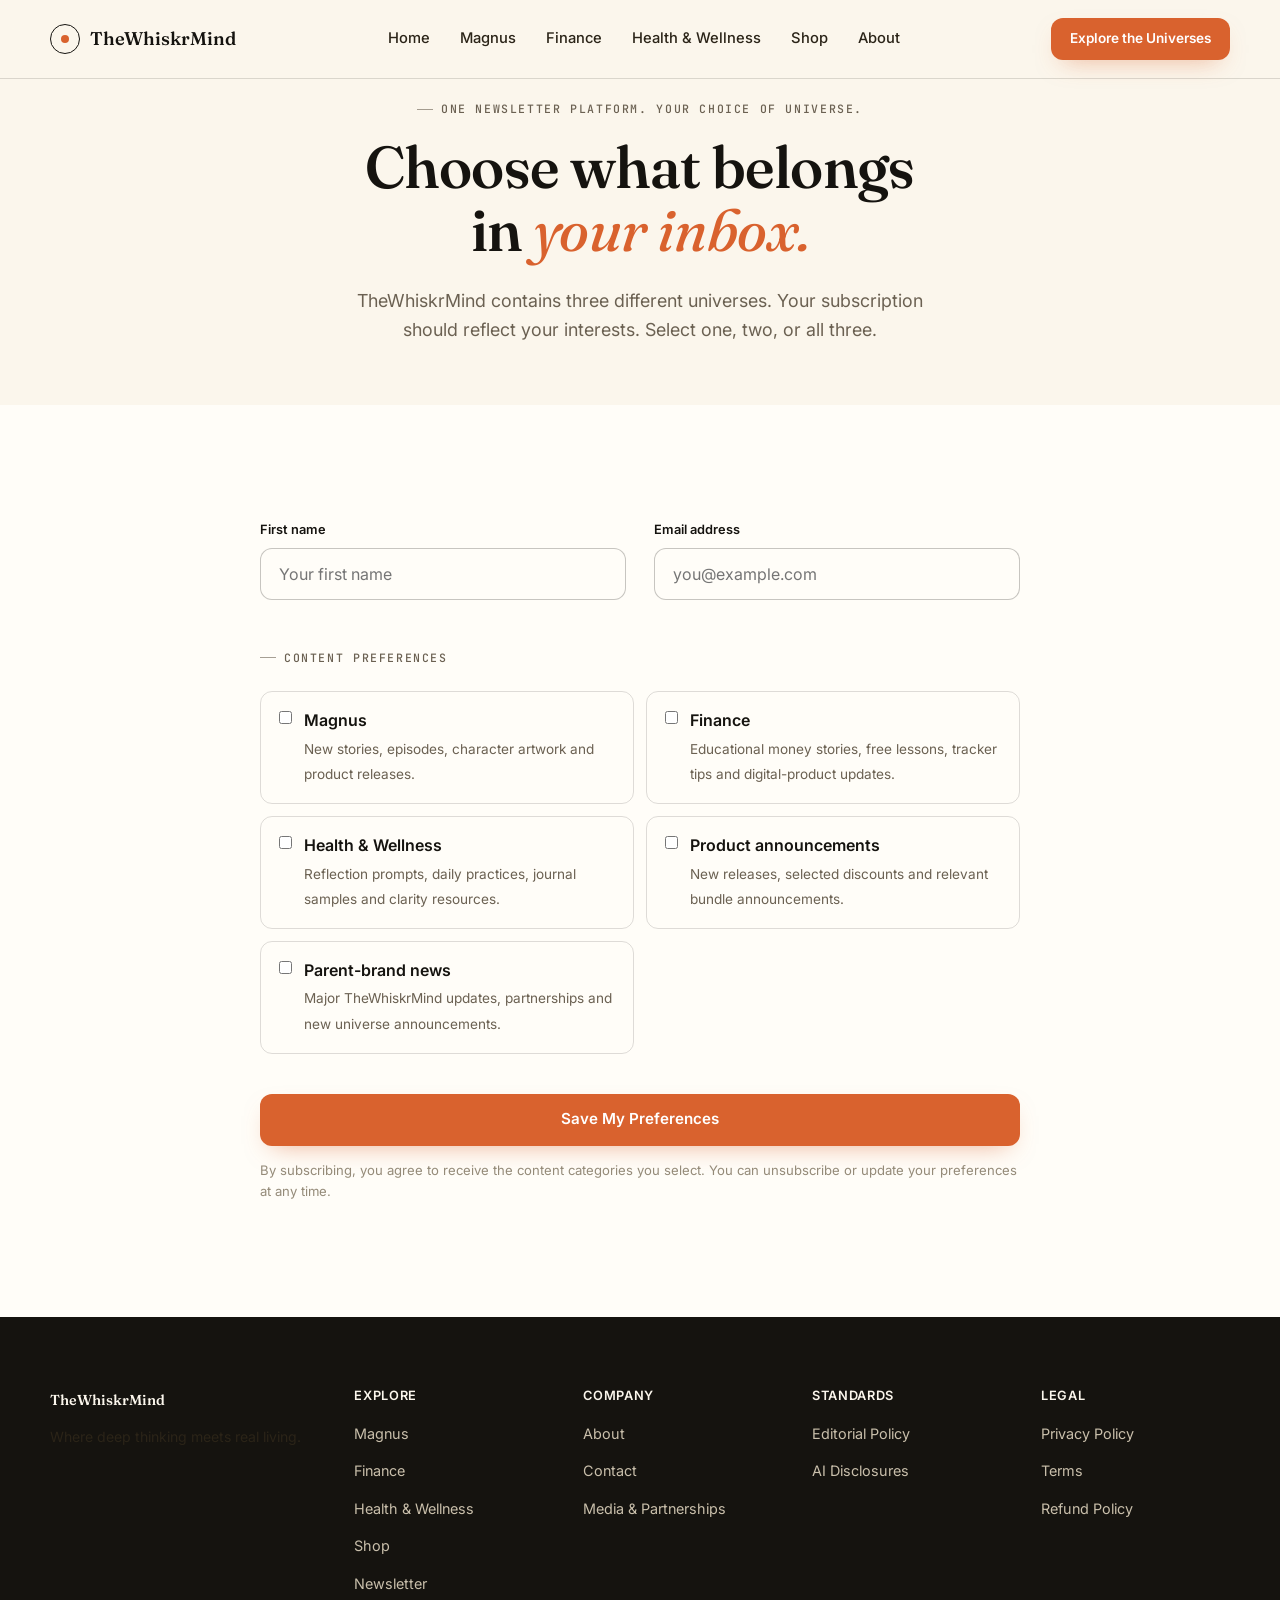
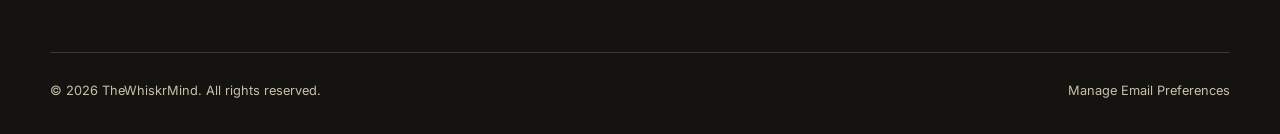
<file: website/newsletter.html>
<!doctype html>
<html lang="en">
<head>
<meta charset="UTF-8">
<meta name="viewport" content="width=device-width, initial-scale=1.0">
<title>Newsletter — Choose What Belongs in Your Inbox | TheWhiskrMind</title>
<meta name="description" content="One newsletter platform, your choice of universe. Subscribe to Magnus, Finance, Health & Wellness, product announcements or parent-brand news — and change your mind anytime.">
<link rel="stylesheet" href="css/style.css">
</head>
<body>
<a href="#main" class="skip-link">Skip to content</a>

<header class="site-header">
  <div class="header-inner">
    <a href="index.html" class="logo"><span class="logo-mark" aria-hidden="true"></span>TheWhiskrMind</a>
    <nav class="main-nav" aria-label="Primary">
      <a href="index.html">Home</a>
      <a href="magnus.html">Magnus</a>
      <a href="finance.html">Finance</a>
      <a href="health.html">Health &amp; Wellness</a>
      <a href="shop.html">Shop</a>
      <a href="about.html">About</a>
    </nav>
    <div class="header-actions">
      <a href="magnus.html" class="btn btn-brand btn-sm">Explore the Universes</a>
      <button class="nav-toggle" aria-label="Open menu" aria-expanded="false"><span></span><span></span><span></span></button>
    </div>
  </div>
</header>

<nav class="mobile-nav" aria-label="Mobile">
  <a href="index.html">Home</a>
  <a href="magnus.html">Magnus</a>
  <a href="finance.html">Finance</a>
  <a href="health.html">Health &amp; Wellness</a>
  <a href="shop.html">Shop</a>
  <a href="about.html">About</a>
  <a href="newsletter.html">Newsletter</a>
</nav>

<main id="main">

  <section class="page-hero bg-paper">
    <div class="container-narrow text-center">
      <span class="eyebrow mx-auto" style="justify-content:center;">One newsletter platform. Your choice of universe.</span>
      <h1 class="h-display mt-md">Choose what belongs<br>in <em>your inbox.</em></h1>
      <p class="lede mx-auto mt-md">TheWhiskrMind contains three different universes. Your subscription should reflect your interests. Select one, two, or all three.</p>
    </div>
  </section>

  <section class="section bg-white">
    <div class="container-narrow">
      <form class="stack gap-lg" onsubmit="return false;">
        <div class="grid grid-2">
          <div class="field">
            <label for="fname">First name</label>
            <input id="fname" type="text" name="first_name" autocomplete="given-name" placeholder="Your first name" required>
          </div>
          <div class="field">
            <label for="email">Email address</label>
            <input id="email" type="email" name="email" autocomplete="email" placeholder="you@example.com" required>
          </div>
        </div>

        <div>
          <span class="eyebrow">Content preferences</span>
          <div class="pref-grid mt-md">
            <label class="pref-option">
              <input type="checkbox" name="pref" value="magnus">
              <span><span class="t">Magnus</span><span class="d">New stories, episodes, character artwork and product releases.</span></span>
            </label>
            <label class="pref-option">
              <input type="checkbox" name="pref" value="finance">
              <span><span class="t">Finance</span><span class="d">Educational money stories, free lessons, tracker tips and digital-product updates.</span></span>
            </label>
            <label class="pref-option">
              <input type="checkbox" name="pref" value="health">
              <span><span class="t">Health &amp; Wellness</span><span class="d">Reflection prompts, daily practices, journal samples and clarity resources.</span></span>
            </label>
            <label class="pref-option">
              <input type="checkbox" name="pref" value="products">
              <span><span class="t">Product announcements</span><span class="d">New releases, selected discounts and relevant bundle announcements.</span></span>
            </label>
            <label class="pref-option">
              <input type="checkbox" name="pref" value="parent">
              <span><span class="t">Parent-brand news</span><span class="d">Major TheWhiskrMind updates, partnerships and new universe announcements.</span></span>
            </label>
          </div>
        </div>

        <div>
          <button type="submit" class="btn btn-brand btn-block">Save My Preferences</button>
          <p style="color:var(--text-faint); font-size:0.82rem; margin-top:14px;">By subscribing, you agree to receive the content categories you select. You can unsubscribe or update your preferences at any time.</p>
        </div>
      </form>
    </div>
  </section>

</main>

<footer class="site-footer">
  <div class="container footer-grid">
    <div class="footer-brand"><a href="index.html" class="logo">TheWhiskrMind</a><p>Where deep thinking meets real living.</p></div>
    <div><h4>Explore</h4><ul><li><a href="magnus.html">Magnus</a></li><li><a href="finance.html">Finance</a></li><li><a href="health.html">Health &amp; Wellness</a></li><li><a href="shop.html">Shop</a></li><li><a href="newsletter.html">Newsletter</a></li></ul></div>
    <div><h4>Company</h4><ul><li><a href="about.html">About</a></li><li><a href="about.html#contact">Contact</a></li><li><a href="about.html#media">Media &amp; Partnerships</a></li></ul></div>
    <div><h4>Standards</h4><ul><li><a href="editorial-policy.html">Editorial Policy</a></li><li><a href="ai-disclosures.html">AI Disclosures</a></li></ul></div>
    <div><h4>Legal</h4><ul><li><a href="#">Privacy Policy</a></li><li><a href="#">Terms</a></li><li><a href="#">Refund Policy</a></li></ul></div>
  </div>
  <div class="container footer-bottom">
    <span>© <span data-year></span> TheWhiskrMind. All rights reserved.</span>
    <span class="legal-links"><a href="newsletter.html">Manage Email Preferences</a></span>
  </div>
</footer>

<script src="js/main.js"></script>
</body>
</html>
</file>
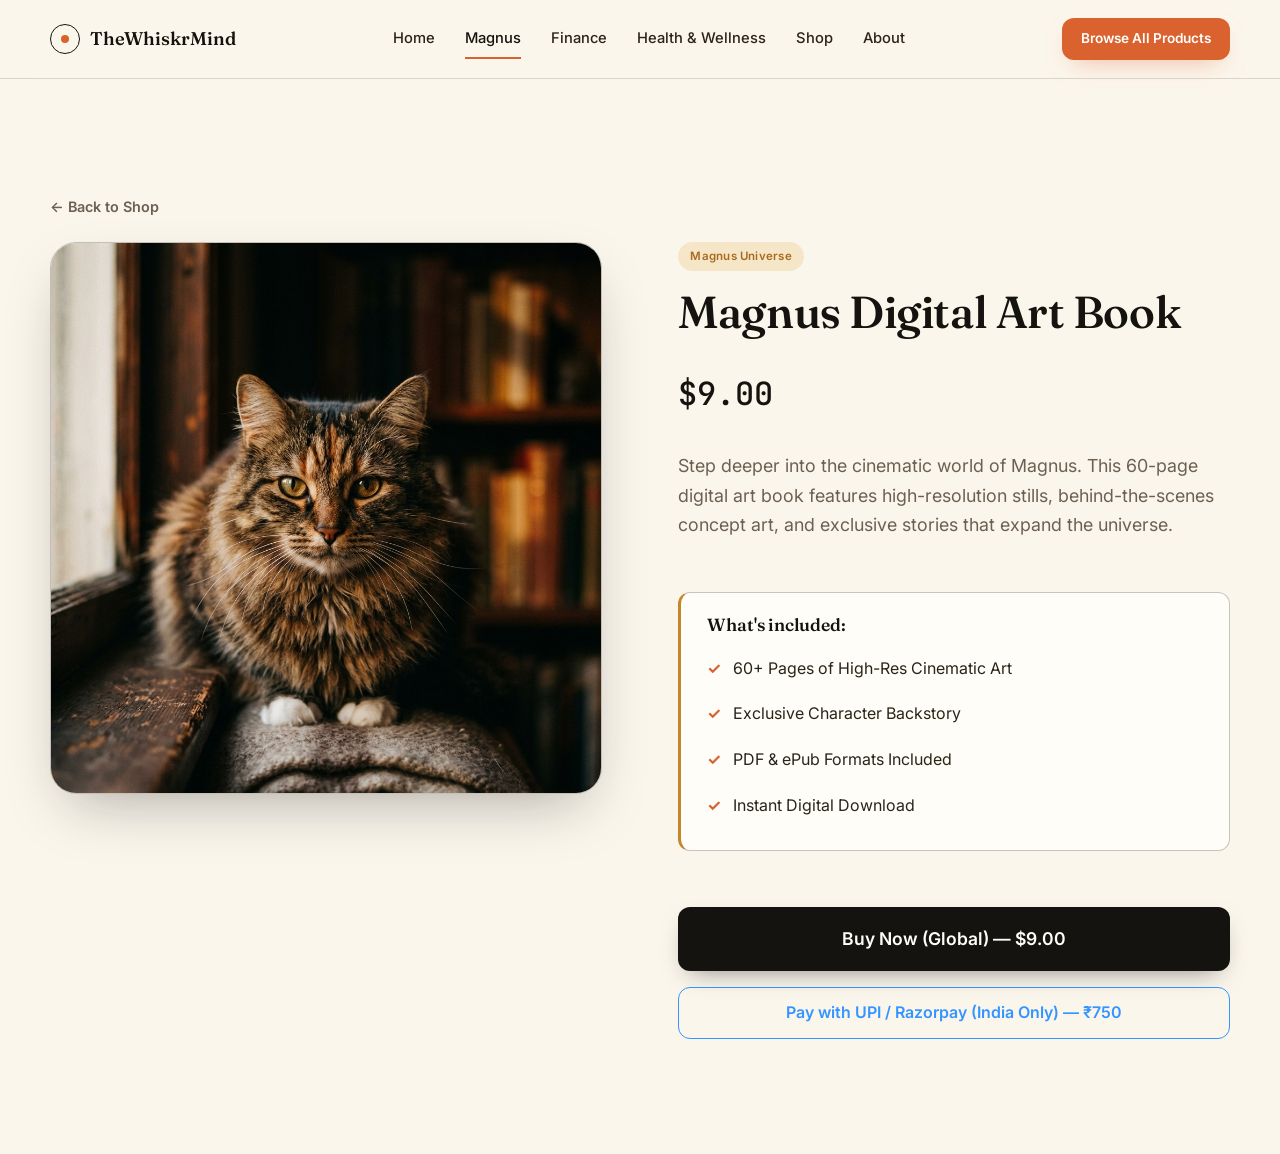
<file: website/product-artbook.html>
<!doctype html>
<html lang="en">
<head>
  <meta charset="UTF-8">
  <meta name="viewport" content="width=device-width, initial-scale=1.0">
  <title>Magnus Digital Art Book | TheWhiskrMind</title>
  <meta name="description" content="Cinematic scenes and character moments from the Magnus Universe.">
  <link rel="stylesheet" href="css/style.css">
  <script src="https://gumroad.com/js/gumroad.js"></script>
  <script src="https://checkout.razorpay.com/v1/checkout.js"></script>
  <style>
    .product-details-grid { display: grid; grid-template-columns: 1fr 1fr; gap: clamp(40px, 6vw, 80px); align-items: start; }
    @media (max-width: 900px) { .product-details-grid { grid-template-columns: 1fr; } }
    .product-gallery img { border-radius: var(--r-xl); width: 100%; border: 1px solid var(--ink-line-strong); box-shadow: var(--shadow-lift); transition: transform var(--slow) var(--ease); }
    .product-gallery:hover img { transform: scale(1.02); }
    .product-price { font-family: var(--font-mono); font-size: 2rem; font-weight: 500; color: var(--ink-950); margin-block: 16px; }
  </style>
</head>
<body>
  <header class="site-header">
    <div class="header-inner">
      <a href="index.html" class="logo"><span class="logo-mark"></span>TheWhiskrMind</a>
      <nav class="main-nav"><a href="index.html">Home</a><a href="magnus.html" class="active">Magnus</a><a href="finance.html">Finance</a><a href="health.html">Health &amp; Wellness</a><a href="shop.html">Shop</a><a href="about.html">About</a></nav>
      <div class="header-actions"><a href="shop.html" class="btn btn-brand btn-sm">Browse All Products</a></div>
    </div>
  </header>
  <main id="main">
    <div class="container section">
      <a href="shop.html" style="display: inline-block; margin-bottom: 24px; color: var(--text-muted); font-size: 0.9rem; font-weight: 600;">← Back to Shop</a>
      <div class="product-details-grid">
        <div class="product-gallery"><img src="images/magnus_cat_cinematic_1786616828384.png" alt="Magnus Digital Art Book" /></div>
        <div class="product-info stack gap-sm">
          <div><span class="badge badge-magnus">Magnus Universe</span></div>
          <h1 class="h-display" style="font-size: clamp(2rem, 3.5vw, 3rem); line-height: 1.1;">Magnus Digital Art Book</h1>
          <div class="product-price">$9.00</div>
          <p class="lede" style="margin-bottom: 12px;">Step deeper into the cinematic world of Magnus. This 60-page digital art book features high-resolution stills, behind-the-scenes concept art, and exclusive stories that expand the universe.</p>
          <div class="callout callout-magnus mt-md" style="margin-bottom: 16px;">
            <h4 style="margin-bottom: 12px; font-size: 1.1rem;">What's included:</h4>
            <ul class="checklist">
              <li>60+ Pages of High-Res Cinematic Art</li>
              <li>Exclusive Character Backstory</li>
              <li>PDF & ePub Formats Included</li>
              <li>Instant Digital Download</li>
            </ul>
          </div>
          <div class="checkout-actions stack gap-sm mt-md">
            <a href="https://gum.co/demo?wanted=true" data-gumroad-overlay-checkout="true" class="btn btn-primary btn-block" style="height: 64px; font-size: 1.1rem; justify-content: center;">Buy Now (Global) — $9.00</a>
            <button id="rzp-button" class="btn btn-outline btn-block" style="height: 52px; font-size: 1rem; border-color: #3395FF; color: #3395FF;">Pay with UPI / Razorpay (India Only) — ₹750</button>
          </div>
        </div>
      </div>
    </div>
  </main>
  <script>
    document.getElementById('rzp-button').onclick = function(e){
        var rzp = new Razorpay({ "key": "rzp_test_dummykey123", "amount": "75000", "currency": "INR", "name": "TheWhiskrMind", "description": "Magnus Digital Art Book", "theme": { "color": "#15130f" } });
        rzp.open(); e.preventDefault();
    }
  </script>
</body>
</html>
</file>
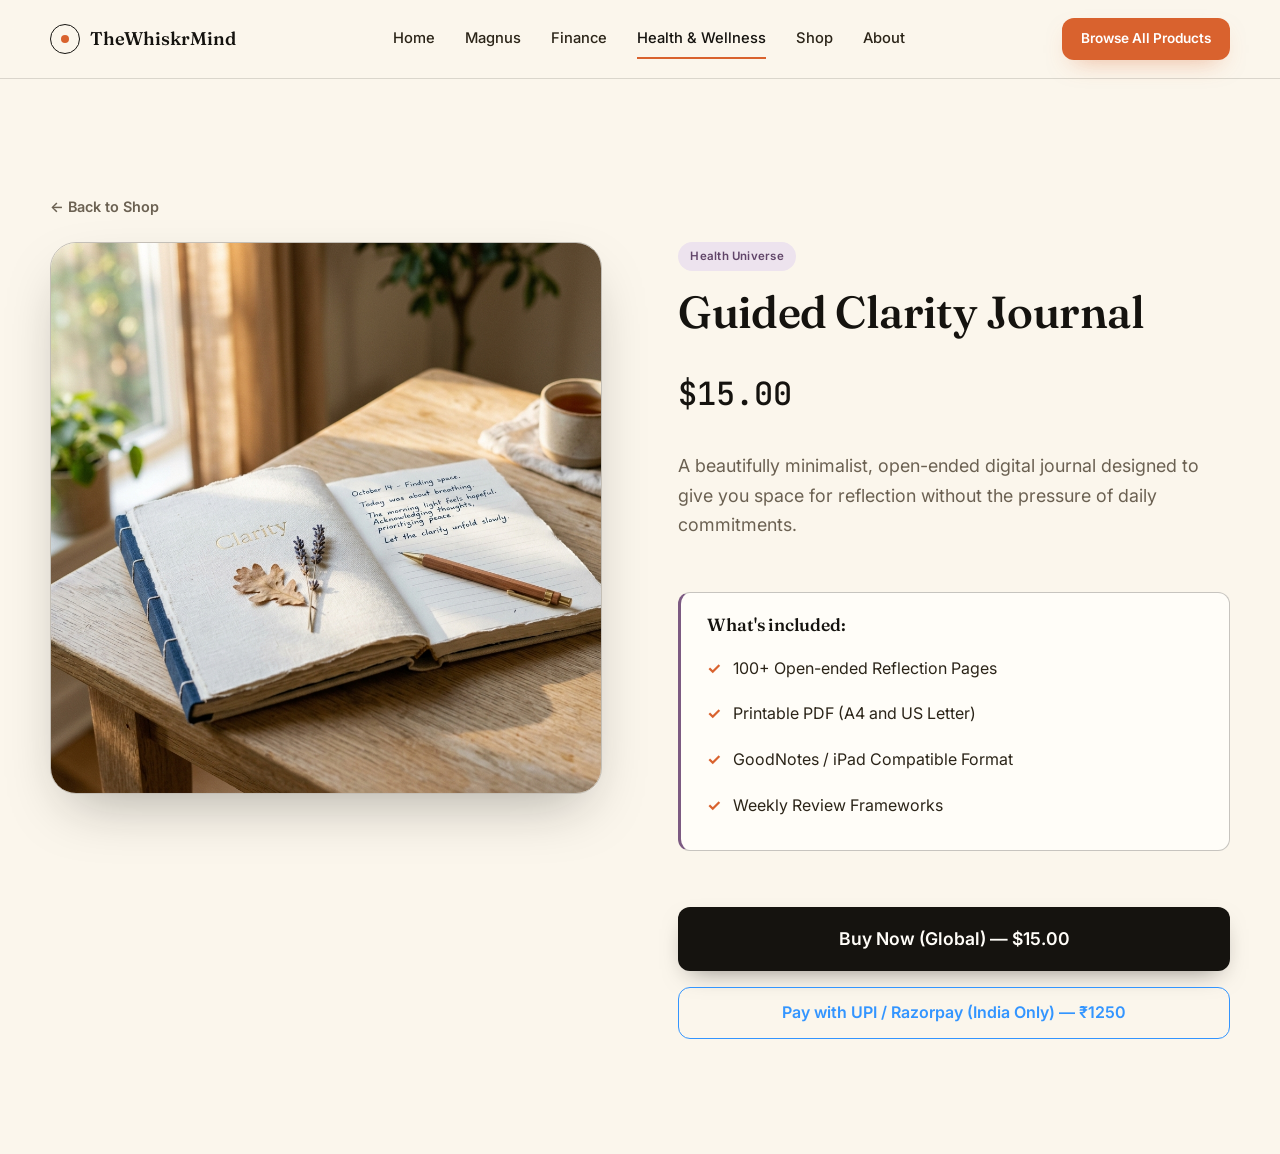
<file: website/product-clarity-journal.html>
<!doctype html>
<html lang="en">
<head>
  <meta charset="UTF-8">
  <meta name="viewport" content="width=device-width, initial-scale=1.0">
  <title>Guided Clarity Journal | TheWhiskrMind</title>
  <meta name="description" content="A flexible journal for reflection at your own pace.">
  <link rel="stylesheet" href="css/style.css">
  <script src="https://gumroad.com/js/gumroad.js"></script>
  <script src="https://checkout.razorpay.com/v1/checkout.js"></script>
  <style>
    .product-details-grid { display: grid; grid-template-columns: 1fr 1fr; gap: clamp(40px, 6vw, 80px); align-items: start; }
    @media (max-width: 900px) { .product-details-grid { grid-template-columns: 1fr; } }
    .product-gallery img { border-radius: var(--r-xl); width: 100%; border: 1px solid var(--ink-line-strong); box-shadow: var(--shadow-lift); transition: transform var(--slow) var(--ease); }
    .product-gallery:hover img { transform: scale(1.02); }
    .product-price { font-family: var(--font-mono); font-size: 2rem; font-weight: 500; color: var(--ink-950); margin-block: 16px; }
  </style>
</head>
<body>
  <header class="site-header">
    <div class="header-inner">
      <a href="index.html" class="logo"><span class="logo-mark"></span>TheWhiskrMind</a>
      <nav class="main-nav"><a href="index.html">Home</a><a href="magnus.html">Magnus</a><a href="finance.html">Finance</a><a href="health.html" class="active">Health &amp; Wellness</a><a href="shop.html">Shop</a><a href="about.html">About</a></nav>
      <div class="header-actions"><a href="shop.html" class="btn btn-brand btn-sm">Browse All Products</a></div>
    </div>
  </header>
  <main id="main">
    <div class="container section">
      <a href="shop.html" style="display: inline-block; margin-bottom: 24px; color: var(--text-muted); font-size: 0.9rem; font-weight: 600;">← Back to Shop</a>
      <div class="product-details-grid">
        <div class="product-gallery"><img src="images/health_journal_1786616872217.png" alt="Guided Clarity Journal" /></div>
        <div class="product-info stack gap-sm">
          <div><span class="badge badge-health">Health Universe</span></div>
          <h1 class="h-display" style="font-size: clamp(2rem, 3.5vw, 3rem); line-height: 1.1;">Guided Clarity Journal</h1>
          <div class="product-price">$15.00</div>
          <p class="lede" style="margin-bottom: 12px;">A beautifully minimalist, open-ended digital journal designed to give you space for reflection without the pressure of daily commitments.</p>
          <div class="callout callout-health mt-md" style="margin-bottom: 16px;">
            <h4 style="margin-bottom: 12px; font-size: 1.1rem;">What's included:</h4>
            <ul class="checklist">
              <li>100+ Open-ended Reflection Pages</li>
              <li>Printable PDF (A4 and US Letter)</li>
              <li>GoodNotes / iPad Compatible Format</li>
              <li>Weekly Review Frameworks</li>
            </ul>
          </div>
          <div class="checkout-actions stack gap-sm mt-md">
            <a href="https://gum.co/demo?wanted=true" data-gumroad-overlay-checkout="true" class="btn btn-primary btn-block" style="height: 64px; font-size: 1.1rem; justify-content: center;">Buy Now (Global) — $15.00</a>
            <button id="rzp-button" class="btn btn-outline btn-block" style="height: 52px; font-size: 1rem; border-color: #3395FF; color: #3395FF;">Pay with UPI / Razorpay (India Only) — ₹1250</button>
          </div>
        </div>
      </div>
    </div>
  </main>
  <script>
    document.getElementById('rzp-button').onclick = function(e){
        var rzp = new Razorpay({ "key": "rzp_test_dummykey123", "amount": "125000", "currency": "INR", "name": "TheWhiskrMind", "description": "Guided Clarity Journal", "theme": { "color": "#7c5a82" } });
        rzp.open(); e.preventDefault();
    }
  </script>
</body>
</html>
</file>
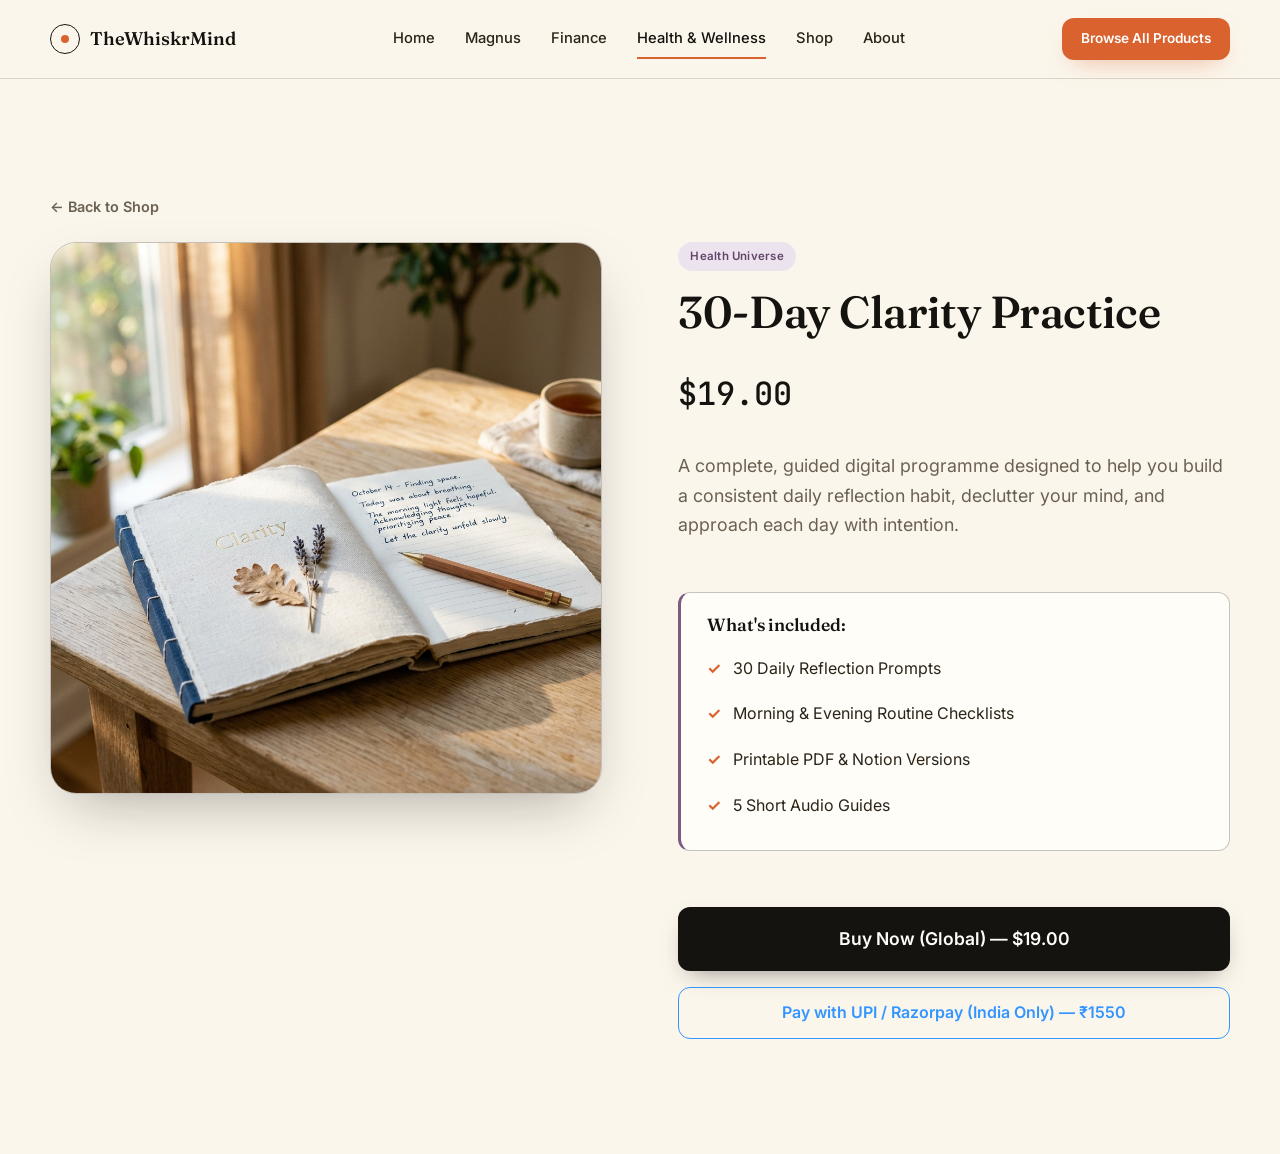
<file: website/product-clarity-practice.html>
<!doctype html>
<html lang="en">
<head>
  <meta charset="UTF-8">
  <meta name="viewport" content="width=device-width, initial-scale=1.0">
  <title>30-Day Clarity Practice | TheWhiskrMind</title>
  <meta name="description" content="A guided digital programme for consistent daily reflection.">
  <link rel="stylesheet" href="css/style.css">
  <script src="https://gumroad.com/js/gumroad.js"></script>
  <script src="https://checkout.razorpay.com/v1/checkout.js"></script>
  <style>
    .product-details-grid { display: grid; grid-template-columns: 1fr 1fr; gap: clamp(40px, 6vw, 80px); align-items: start; }
    @media (max-width: 900px) { .product-details-grid { grid-template-columns: 1fr; } }
    .product-gallery img { border-radius: var(--r-xl); width: 100%; border: 1px solid var(--ink-line-strong); box-shadow: var(--shadow-lift); transition: transform var(--slow) var(--ease); }
    .product-gallery:hover img { transform: scale(1.02); }
    .product-price { font-family: var(--font-mono); font-size: 2rem; font-weight: 500; color: var(--ink-950); margin-block: 16px; }
  </style>
</head>
<body>
  <header class="site-header">
    <div class="header-inner">
      <a href="index.html" class="logo"><span class="logo-mark"></span>TheWhiskrMind</a>
      <nav class="main-nav"><a href="index.html">Home</a><a href="magnus.html">Magnus</a><a href="finance.html">Finance</a><a href="health.html" class="active">Health &amp; Wellness</a><a href="shop.html">Shop</a><a href="about.html">About</a></nav>
      <div class="header-actions"><a href="shop.html" class="btn btn-brand btn-sm">Browse All Products</a></div>
    </div>
  </header>
  <main id="main">
    <div class="container section">
      <a href="shop.html" style="display: inline-block; margin-bottom: 24px; color: var(--text-muted); font-size: 0.9rem; font-weight: 600;">← Back to Shop</a>
      <div class="product-details-grid">
        <div class="product-gallery"><img src="images/health_journal_1786616872217.png" alt="30-Day Clarity Practice" /></div>
        <div class="product-info stack gap-sm">
          <div><span class="badge badge-health">Health Universe</span></div>
          <h1 class="h-display" style="font-size: clamp(2rem, 3.5vw, 3rem); line-height: 1.1;">30-Day Clarity Practice</h1>
          <div class="product-price">$19.00</div>
          <p class="lede" style="margin-bottom: 12px;">A complete, guided digital programme designed to help you build a consistent daily reflection habit, declutter your mind, and approach each day with intention.</p>
          <div class="callout callout-health mt-md" style="margin-bottom: 16px;">
            <h4 style="margin-bottom: 12px; font-size: 1.1rem;">What's included:</h4>
            <ul class="checklist">
              <li>30 Daily Reflection Prompts</li>
              <li>Morning & Evening Routine Checklists</li>
              <li>Printable PDF & Notion Versions</li>
              <li>5 Short Audio Guides</li>
            </ul>
          </div>
          <div class="checkout-actions stack gap-sm mt-md">
            <a href="https://gum.co/demo?wanted=true" data-gumroad-overlay-checkout="true" class="btn btn-primary btn-block" style="height: 64px; font-size: 1.1rem; justify-content: center;">Buy Now (Global) — $19.00</a>
            <button id="rzp-button" class="btn btn-outline btn-block" style="height: 52px; font-size: 1rem; border-color: #3395FF; color: #3395FF;">Pay with UPI / Razorpay (India Only) — ₹1550</button>
          </div>
        </div>
      </div>
    </div>
  </main>
  <script>
    document.getElementById('rzp-button').onclick = function(e){
        var rzp = new Razorpay({ "key": "rzp_test_dummykey123", "amount": "155000", "currency": "INR", "name": "TheWhiskrMind", "description": "30-Day Clarity Practice", "theme": { "color": "#7c5a82" } });
        rzp.open(); e.preventDefault();
    }
  </script>
</body>
</html>
</file>
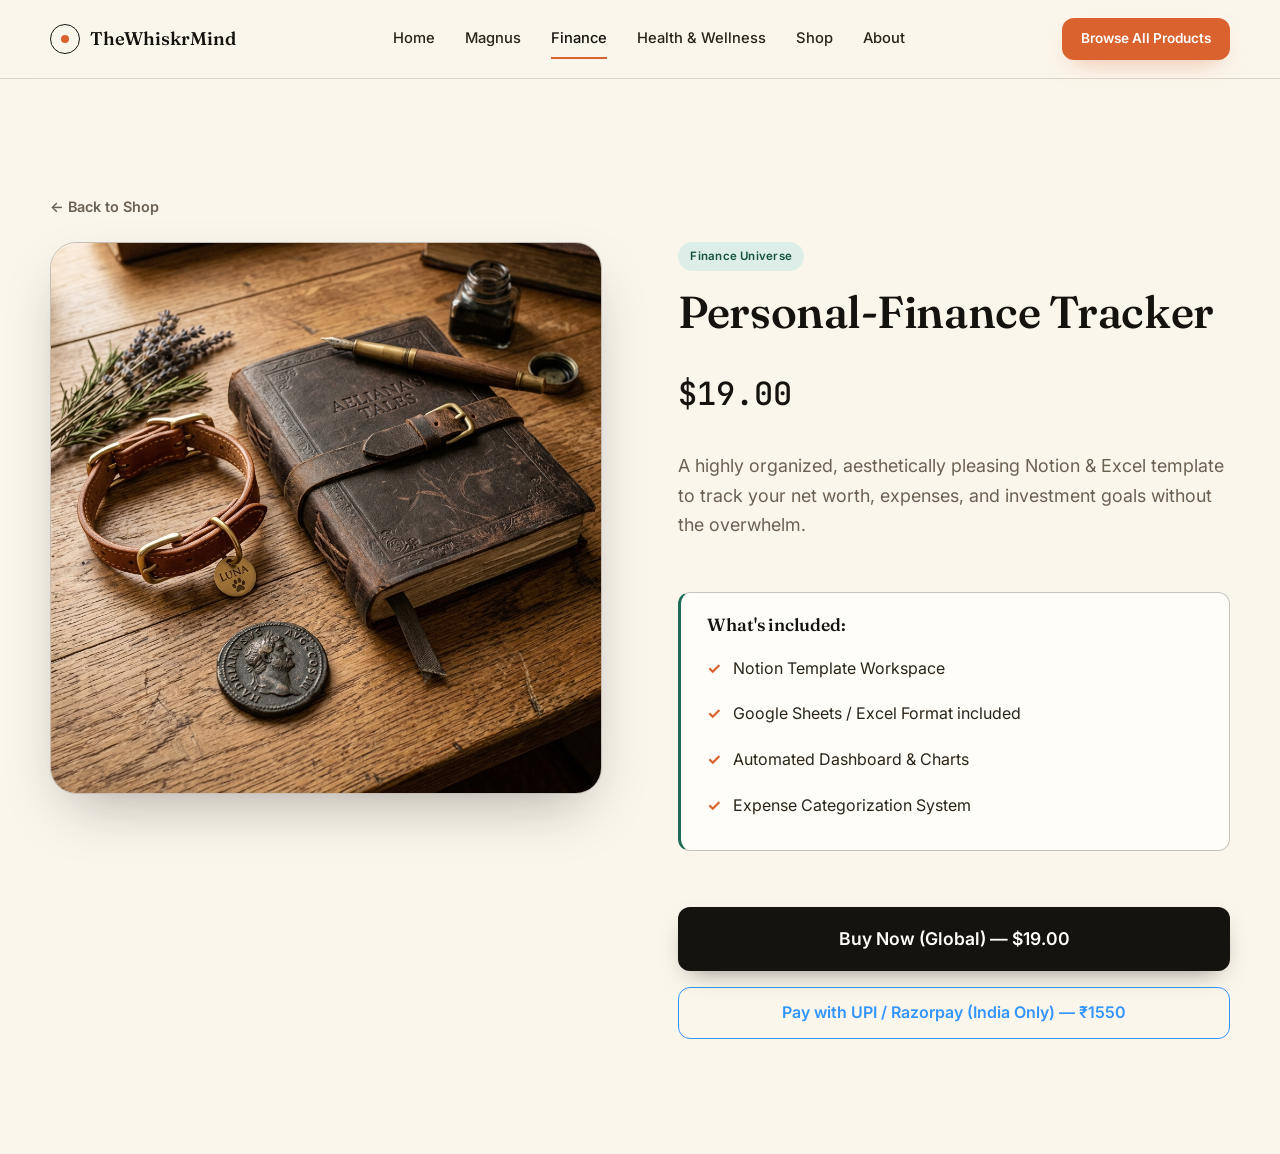
<file: website/product-finance-tracker.html>
<!doctype html>
<html lang="en">
<head>
  <meta charset="UTF-8">
  <meta name="viewport" content="width=device-width, initial-scale=1.0">
  <title>Personal-Finance Tracker | TheWhiskrMind</title>
  <meta name="description" content="Record, organise and review basic financial information.">
  <link rel="stylesheet" href="css/style.css">
  <script src="https://gumroad.com/js/gumroad.js"></script>
  <script src="https://checkout.razorpay.com/v1/checkout.js"></script>
  <style>
    .product-details-grid { display: grid; grid-template-columns: 1fr 1fr; gap: clamp(40px, 6vw, 80px); align-items: start; }
    @media (max-width: 900px) { .product-details-grid { grid-template-columns: 1fr; } }
    .product-gallery img { border-radius: var(--r-xl); width: 100%; border: 1px solid var(--ink-line-strong); box-shadow: var(--shadow-lift); transition: transform var(--slow) var(--ease); }
    .product-gallery:hover img { transform: scale(1.02); }
    .product-price { font-family: var(--font-mono); font-size: 2rem; font-weight: 500; color: var(--ink-950); margin-block: 16px; }
  </style>
</head>
<body>
  <header class="site-header">
    <div class="header-inner">
      <a href="index.html" class="logo"><span class="logo-mark"></span>TheWhiskrMind</a>
      <nav class="main-nav"><a href="index.html">Home</a><a href="magnus.html">Magnus</a><a href="finance.html" class="active">Finance</a><a href="health.html">Health &amp; Wellness</a><a href="shop.html">Shop</a><a href="about.html">About</a></nav>
      <div class="header-actions"><a href="shop.html" class="btn btn-brand btn-sm">Browse All Products</a></div>
    </div>
  </header>
  <main id="main">
    <div class="container section">
      <a href="shop.html" style="display: inline-block; margin-bottom: 24px; color: var(--text-muted); font-size: 0.9rem; font-weight: 600;">← Back to Shop</a>
      <div class="product-details-grid">
        <div class="product-gallery"><img src="images/hero_main_1786616890034.png" alt="Personal-Finance Tracker" /></div>
        <div class="product-info stack gap-sm">
          <div><span class="badge badge-finance">Finance Universe</span></div>
          <h1 class="h-display" style="font-size: clamp(2rem, 3.5vw, 3rem); line-height: 1.1;">Personal-Finance Tracker</h1>
          <div class="product-price">$19.00</div>
          <p class="lede" style="margin-bottom: 12px;">A highly organized, aesthetically pleasing Notion & Excel template to track your net worth, expenses, and investment goals without the overwhelm.</p>
          <div class="callout callout-finance mt-md" style="margin-bottom: 16px;">
            <h4 style="margin-bottom: 12px; font-size: 1.1rem;">What's included:</h4>
            <ul class="checklist">
              <li>Notion Template Workspace</li>
              <li>Google Sheets / Excel Format included</li>
              <li>Automated Dashboard & Charts</li>
              <li>Expense Categorization System</li>
            </ul>
          </div>
          <div class="checkout-actions stack gap-sm mt-md">
            <a href="https://gum.co/demo?wanted=true" data-gumroad-overlay-checkout="true" class="btn btn-primary btn-block" style="height: 64px; font-size: 1.1rem; justify-content: center;">Buy Now (Global) — $19.00</a>
            <button id="rzp-button" class="btn btn-outline btn-block" style="height: 52px; font-size: 1rem; border-color: #3395FF; color: #3395FF;">Pay with UPI / Razorpay (India Only) — ₹1550</button>
          </div>
        </div>
      </div>
    </div>
  </main>
  <script>
    document.getElementById('rzp-button').onclick = function(e){
        var rzp = new Razorpay({ "key": "rzp_test_dummykey123", "amount": "155000", "currency": "INR", "name": "TheWhiskrMind", "description": "Finance Tracker", "theme": { "color": "#1e6b57" } });
        rzp.open(); e.preventDefault();
    }
  </script>
</body>
</html>
</file>
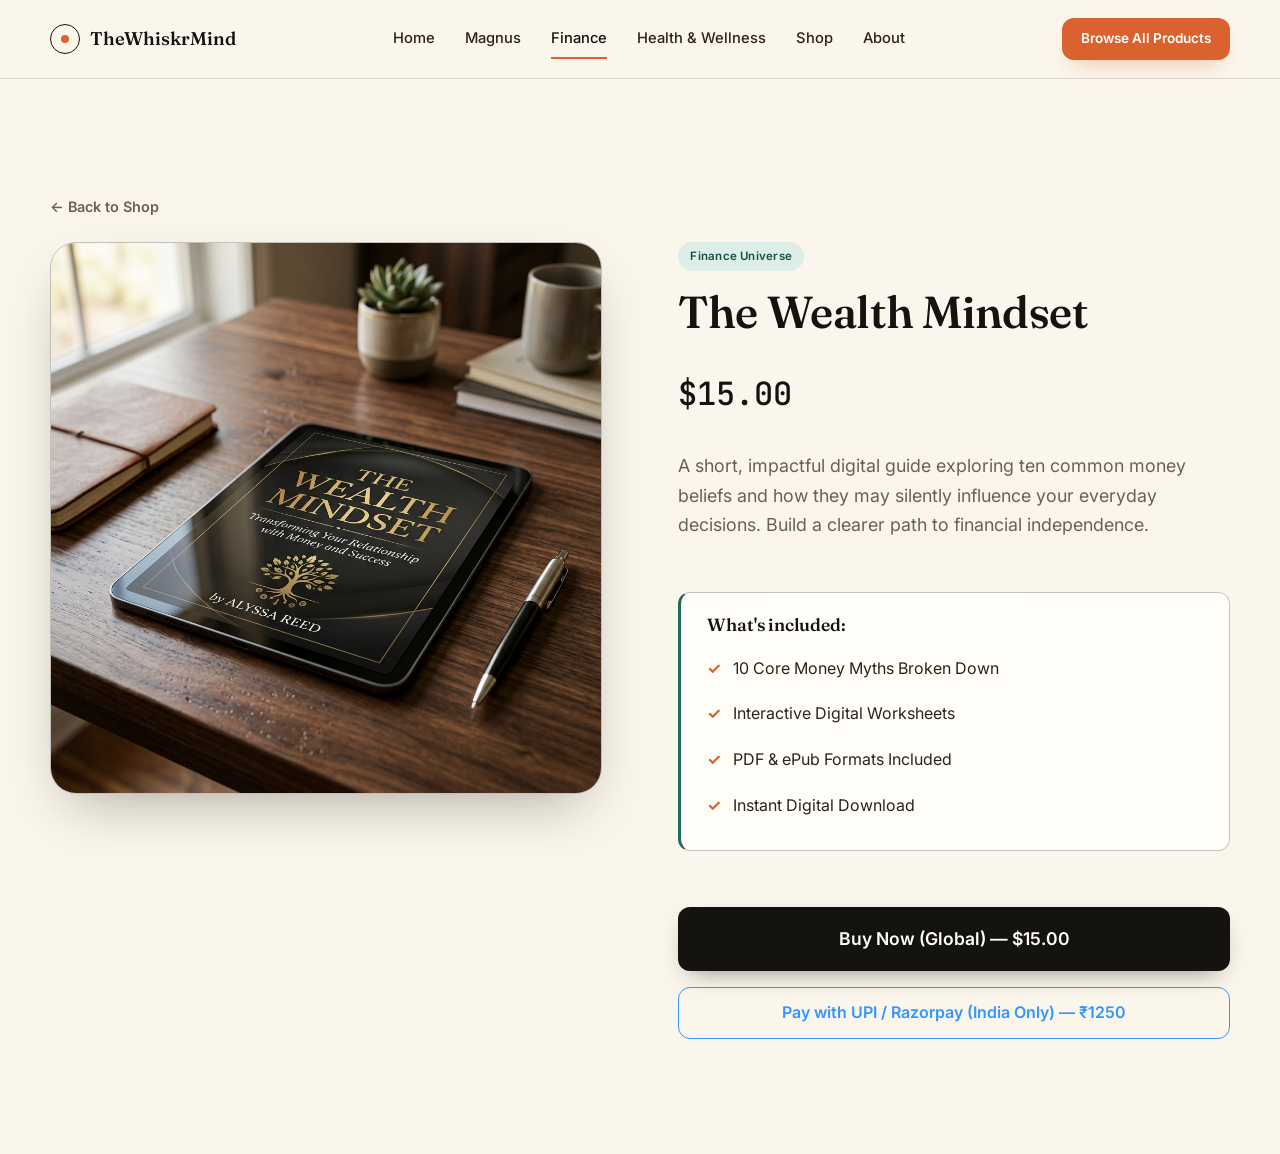
<file: website/product-wealth-mindset.html>
<!doctype html>
<html lang="en">
<head>
  <meta charset="UTF-8">
  <meta name="viewport" content="width=device-width, initial-scale=1.0">
  <title>The Wealth Mindset | TheWhiskrMind</title>
  <meta name="description" content="Ten money myths that may be influencing your financial decisions.">
  <link rel="stylesheet" href="css/style.css">
  <script src="https://gumroad.com/js/gumroad.js"></script>
  <script src="https://checkout.razorpay.com/v1/checkout.js"></script>
  <style>
    .product-details-grid { display: grid; grid-template-columns: 1fr 1fr; gap: clamp(40px, 6vw, 80px); align-items: start; }
    @media (max-width: 900px) { .product-details-grid { grid-template-columns: 1fr; } }
    .product-gallery img { border-radius: var(--r-xl); width: 100%; border: 1px solid var(--ink-line-strong); box-shadow: var(--shadow-lift); transition: transform var(--slow) var(--ease); }
    .product-gallery:hover img { transform: scale(1.02); }
    .product-price { font-family: var(--font-mono); font-size: 2rem; font-weight: 500; color: var(--ink-950); margin-block: 16px; }
  </style>
</head>
<body>
  <header class="site-header">
    <div class="header-inner">
      <a href="index.html" class="logo"><span class="logo-mark"></span>TheWhiskrMind</a>
      <nav class="main-nav"><a href="index.html">Home</a><a href="magnus.html">Magnus</a><a href="finance.html" class="active">Finance</a><a href="health.html">Health &amp; Wellness</a><a href="shop.html">Shop</a><a href="about.html">About</a></nav>
      <div class="header-actions"><a href="shop.html" class="btn btn-brand btn-sm">Browse All Products</a></div>
    </div>
  </header>
  <main id="main">
    <div class="container section">
      <a href="shop.html" style="display: inline-block; margin-bottom: 24px; color: var(--text-muted); font-size: 0.9rem; font-weight: 600;">← Back to Shop</a>
      <div class="product-details-grid">
        <div class="product-gallery"><img src="images/finance_ebook_1786616857861.png" alt="The Wealth Mindset" /></div>
        <div class="product-info stack gap-sm">
          <div><span class="badge badge-finance">Finance Universe</span></div>
          <h1 class="h-display" style="font-size: clamp(2rem, 3.5vw, 3rem); line-height: 1.1;">The Wealth Mindset</h1>
          <div class="product-price">$15.00</div>
          <p class="lede" style="margin-bottom: 12px;">A short, impactful digital guide exploring ten common money beliefs and how they may silently influence your everyday decisions. Build a clearer path to financial independence.</p>
          <div class="callout callout-finance mt-md" style="margin-bottom: 16px;">
            <h4 style="margin-bottom: 12px; font-size: 1.1rem;">What's included:</h4>
            <ul class="checklist">
              <li>10 Core Money Myths Broken Down</li>
              <li>Interactive Digital Worksheets</li>
              <li>PDF & ePub Formats Included</li>
              <li>Instant Digital Download</li>
            </ul>
          </div>
          <div class="checkout-actions stack gap-sm mt-md">
            <a href="https://gum.co/demo?wanted=true" data-gumroad-overlay-checkout="true" class="btn btn-primary btn-block" style="height: 64px; font-size: 1.1rem; justify-content: center;">Buy Now (Global) — $15.00</a>
            <button id="rzp-button" class="btn btn-outline btn-block" style="height: 52px; font-size: 1rem; border-color: #3395FF; color: #3395FF;">Pay with UPI / Razorpay (India Only) — ₹1250</button>
          </div>
        </div>
      </div>
    </div>
  </main>
  <script>
    document.getElementById('rzp-button').onclick = function(e){
        var rzp = new Razorpay({ "key": "rzp_test_dummykey123", "amount": "125000", "currency": "INR", "name": "TheWhiskrMind", "description": "The Wealth Mindset Ebook", "theme": { "color": "#1e6b57" } });
        rzp.open(); e.preventDefault();
    }
  </script>
</body>
</html>
</file>
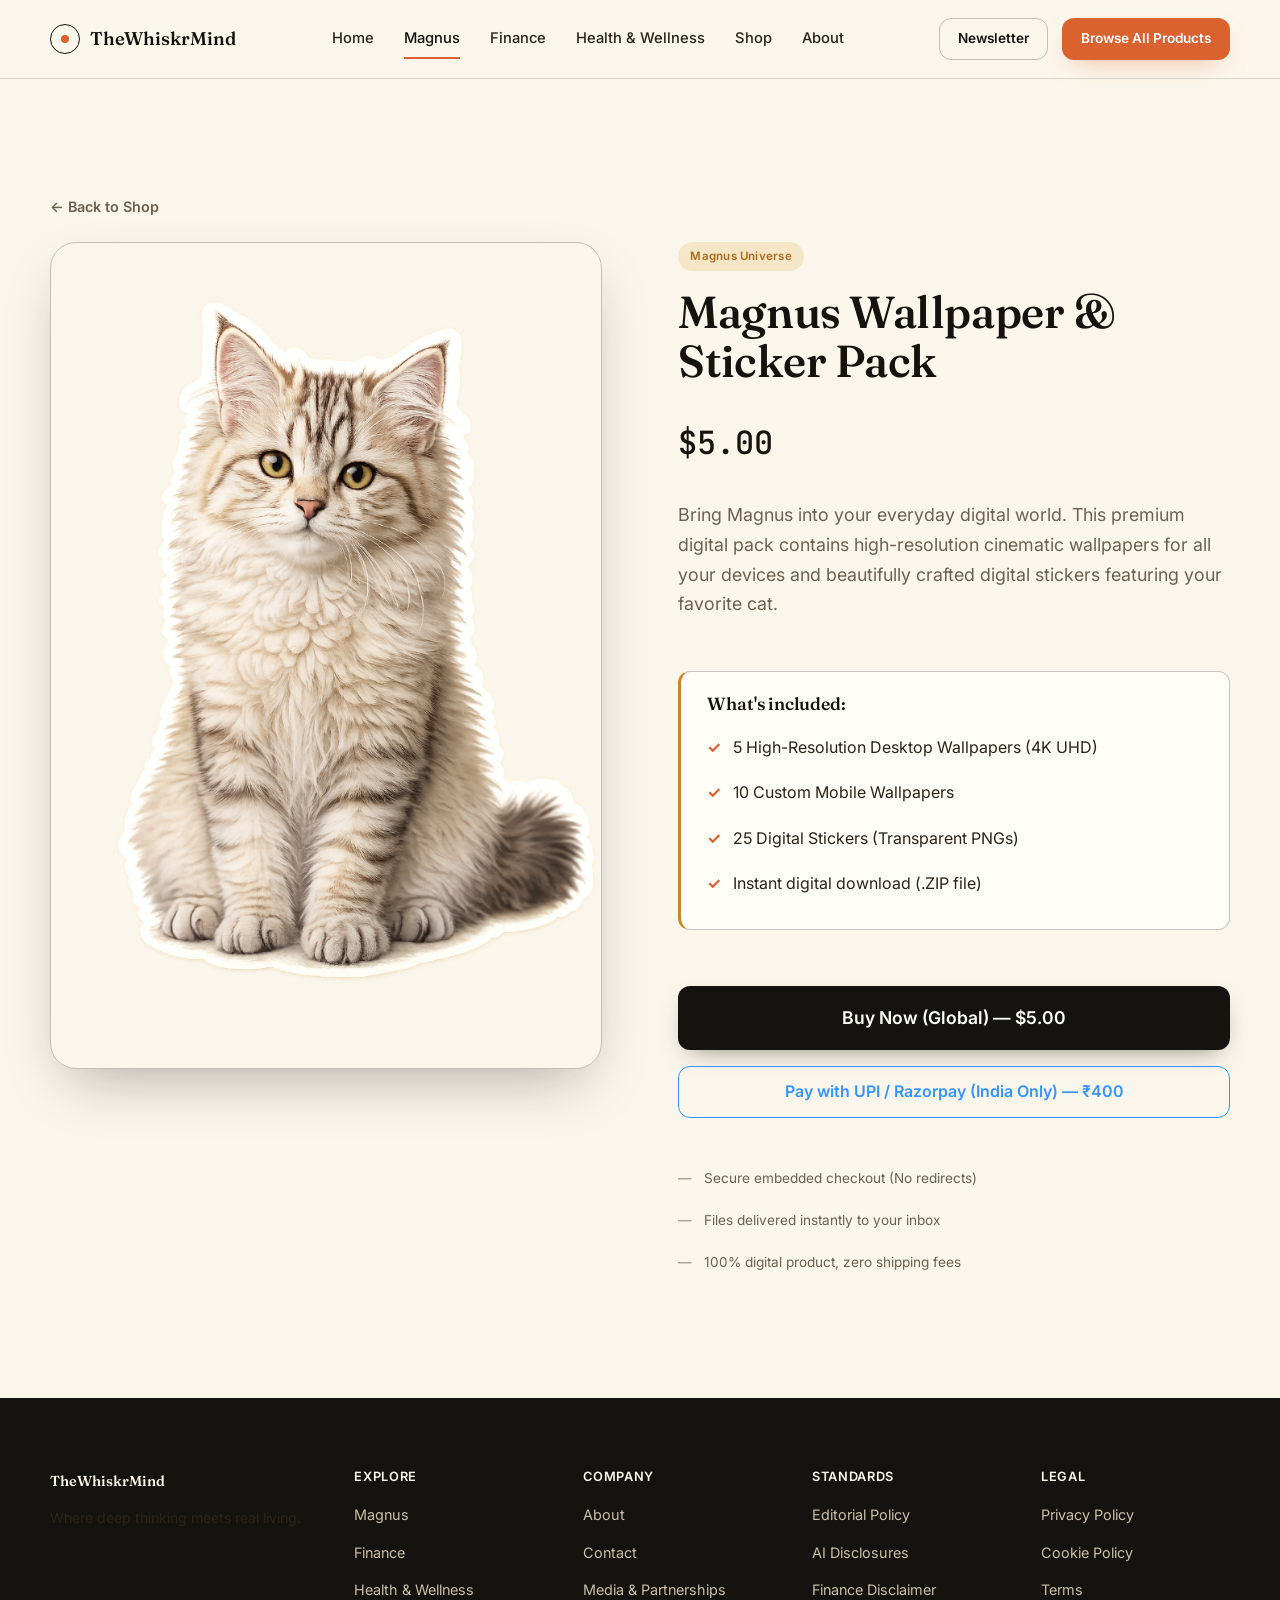
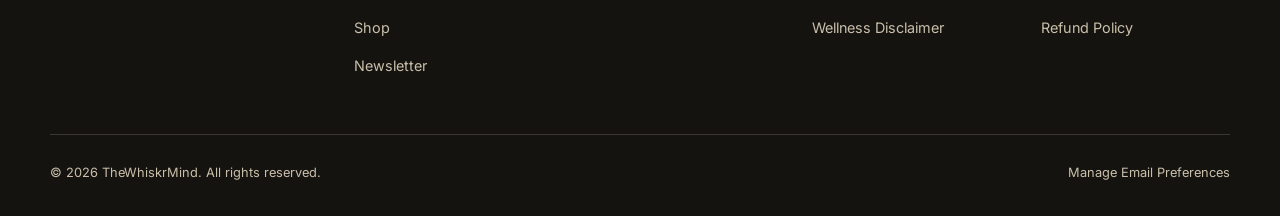
<file: website/product.html>
<!doctype html>
<html lang="en">

<head>
  <meta charset="UTF-8">
  <meta name="viewport" content="width=device-width, initial-scale=1.0">
  <title>Magnus Wallpaper & Sticker Pack | TheWhiskrMind</title>
  <meta name="description"
    content="Bring Magnus into your everyday digital world with character artwork, wallpapers and shareable stickers.">
  <link rel="stylesheet" href="css/style.css">
  <script src="https://gumroad.com/js/gumroad.js"></script>
  <script src="https://checkout.razorpay.com/v1/checkout.js"></script>
  <style>
    .product-details-grid {
      display: grid;
      grid-template-columns: 1fr 1fr;
      gap: clamp(40px, 6vw, 80px);
      align-items: start;
    }

    @media (max-width: 900px) {
      .product-details-grid {
        grid-template-columns: 1fr;
      }
    }

    .product-gallery img {
      border-radius: var(--r-xl);
      width: 100%;
      border: 1px solid var(--ink-line-strong);
      box-shadow: var(--shadow-lift);
      transition: transform var(--slow) var(--ease);
    }

    .product-gallery:hover img {
      transform: scale(1.02);
    }

    .product-price {
      font-family: var(--font-mono);
      font-size: 2rem;
      font-weight: 500;
      color: var(--ink-950);
      margin-block: 16px;
    }
  </style>
</head>

<body>
  <a href="#main" class="skip-link">Skip to content</a>

  <!-- ============ HEADER ============ -->
  <header class="site-header">
    <div class="header-inner">
      <a href="index.html" class="logo"><span class="logo-mark" aria-hidden="true"></span>TheWhiskrMind</a>
      <nav class="main-nav" aria-label="Primary">
        <a href="index.html">Home</a>
        <a href="magnus.html" class="active">Magnus</a>
        <a href="finance.html">Finance</a>
        <a href="health.html">Health &amp; Wellness</a>
        <a href="shop.html">Shop</a>
        <a href="about.html">About</a>
      </nav>
      <div class="header-actions">
        <a href="newsletter.html" class="btn btn-outline btn-sm">Newsletter</a>
        <a href="shop.html" class="btn btn-brand btn-sm">Browse All Products</a>
        <button class="nav-toggle" aria-label="Open menu"
          aria-expanded="false"><span></span><span></span><span></span></button>
      </div>
    </div>
  </header>

  <nav class="mobile-nav" aria-label="Mobile">
    <a href="index.html">Home</a>
    <a href="magnus.html">Magnus</a>
    <a href="finance.html">Finance</a>
    <a href="health.html">Health &amp; Wellness</a>
    <a href="shop.html">Shop</a>
    <a href="about.html">About</a>
    <a href="newsletter.html">Newsletter</a>
    <a href="shop.html" class="btn btn-brand btn-block">Browse All Products</a>
  </nav>

  <main id="main">

    <div class="container section">
      <a href="shop.html"
        style="display: inline-block; margin-bottom: 24px; color: var(--text-muted); font-size: 0.9rem; font-weight: 600;">←
        Back to Shop</a>

      <div class="product-details-grid">
        <!-- Product Image Gallery -->
        <div class="product-gallery">
          <img src="images/media__1786616529581.png" alt="Magnus Wallpaper & Sticker Pack" />
        </div>

        <!-- Product Info & Checkout -->
        <div class="product-info stack gap-sm">
          <div>
            <span class="badge badge-magnus">Magnus Universe</span>
          </div>
          <h1 class="h-display" style="font-size: clamp(2rem, 3.5vw, 3rem); line-height: 1.1;">Magnus Wallpaper &amp;
            Sticker Pack</h1>

          <div class="product-price">$5.00</div>

          <p class="lede" style="margin-bottom: 12px;">Bring Magnus into your everyday digital world. This premium
            digital pack contains high-resolution cinematic wallpapers for all your devices and beautifully crafted
            digital stickers featuring your favorite cat.</p>

          <div class="callout callout-magnus mt-md" style="margin-bottom: 16px;">
            <h4 style="margin-bottom: 12px; font-size: 1.1rem;">What's included:</h4>
            <ul class="checklist">
              <li>5 High-Resolution Desktop Wallpapers (4K UHD)</li>
              <li>10 Custom Mobile Wallpapers</li>
              <li>25 Digital Stickers (Transparent PNGs)</li>
              <li>Instant digital download (.ZIP file)</li>
            </ul>
          </div>

          <!-- Payment / Checkout Buttons -->
          <div class="checkout-actions stack gap-sm mt-md">
            <!-- Gumroad Embedded Checkout -->
            <a href="https://gum.co/demo?wanted=true" data-gumroad-overlay-checkout="true"
              class="btn btn-primary btn-block" style="height: 64px; font-size: 1.1rem; justify-content: center;">Buy
              Now (Global) — $5.00</a>

            <!-- Razorpay Embedded Checkout for India -->
            <button id="rzp-button" class="btn btn-outline btn-block"
              style="height: 52px; font-size: 1rem; border-color: #3395FF; color: #3395FF;">Pay with UPI / Razorpay
              (India Only) — ₹400</button>
          </div>

          <div class="trust-list mt-md">
            <ul class="not-list" style="font-size: 0.85rem;">
              <li>Secure embedded checkout (No redirects)</li>
              <li>Files delivered instantly to your inbox</li>
              <li>100% digital product, zero shipping fees</li>
            </ul>
          </div>

        </div>
      </div>
    </div>

  </main>

  <!-- ============ FOOTER ============ -->
  <footer class="site-footer">
    <div class="container footer-grid">
      <div class="footer-brand">
        <a href="index.html" class="logo">TheWhiskrMind</a>
        <p>Where deep thinking meets real living.</p>
      </div>
      <div>
        <h4>Explore</h4>
        <ul>
          <li><a href="magnus.html">Magnus</a></li>
          <li><a href="finance.html">Finance</a></li>
          <li><a href="health.html">Health &amp; Wellness</a></li>
          <li><a href="shop.html">Shop</a></li>
          <li><a href="newsletter.html">Newsletter</a></li>
        </ul>
      </div>
      <div>
        <h4>Company</h4>
        <ul>
          <li><a href="about.html">About</a></li>
          <li><a href="about.html#contact">Contact</a></li>
          <li><a href="about.html#media">Media &amp; Partnerships</a></li>
        </ul>
      </div>
      <div>
        <h4>Standards</h4>
        <ul>
          <li><a href="editorial-policy.html">Editorial Policy</a></li>
          <li><a href="ai-disclosures.html">AI Disclosures</a></li>
          <li><a href="finance.html#disclaimer">Finance Disclaimer</a></li>
          <li><a href="health.html#trust">Wellness Disclaimer</a></li>
        </ul>
      </div>
      <div>
        <h4>Legal</h4>
        <ul>
          <li><a href="#">Privacy Policy</a></li>
          <li><a href="#">Cookie Policy</a></li>
          <li><a href="#">Terms</a></li>
          <li><a href="#">Refund Policy</a></li>
        </ul>
      </div>
    </div>
    <div class="container footer-bottom">
      <span>© <span data-year></span> TheWhiskrMind. All rights reserved.</span>
      <span class="legal-links">
        <a href="newsletter.html">Manage Email Preferences</a>
      </span>
    </div>
  </footer>

  <script src="js/main.js"></script>
  <script>
    // Embedded Razorpay Checkout Integration
    document.getElementById('rzp-button').onclick = function (e) {
      var options = {
        "key": "rzp_test_dummykey123", // Dummy key for demo
        "amount": "40000", // 400 INR in paisa
        "currency": "INR",
        "name": "TheWhiskrMind",
        "description": "Magnus Wallpaper & Sticker Pack",
        "image": "images/media__1786616529581.png", // Magnus cat image
        "handler": function (response) {
          alert("Payment Successful! (This is a demo)");
        },
        "theme": {
          "color": "#15130f" // Brand color (ink-950)
        }
      };
      var rzp = new Razorpay(options);
      rzp.open();
      e.preventDefault();
    }
  </script>
</body>

</html>
</file>
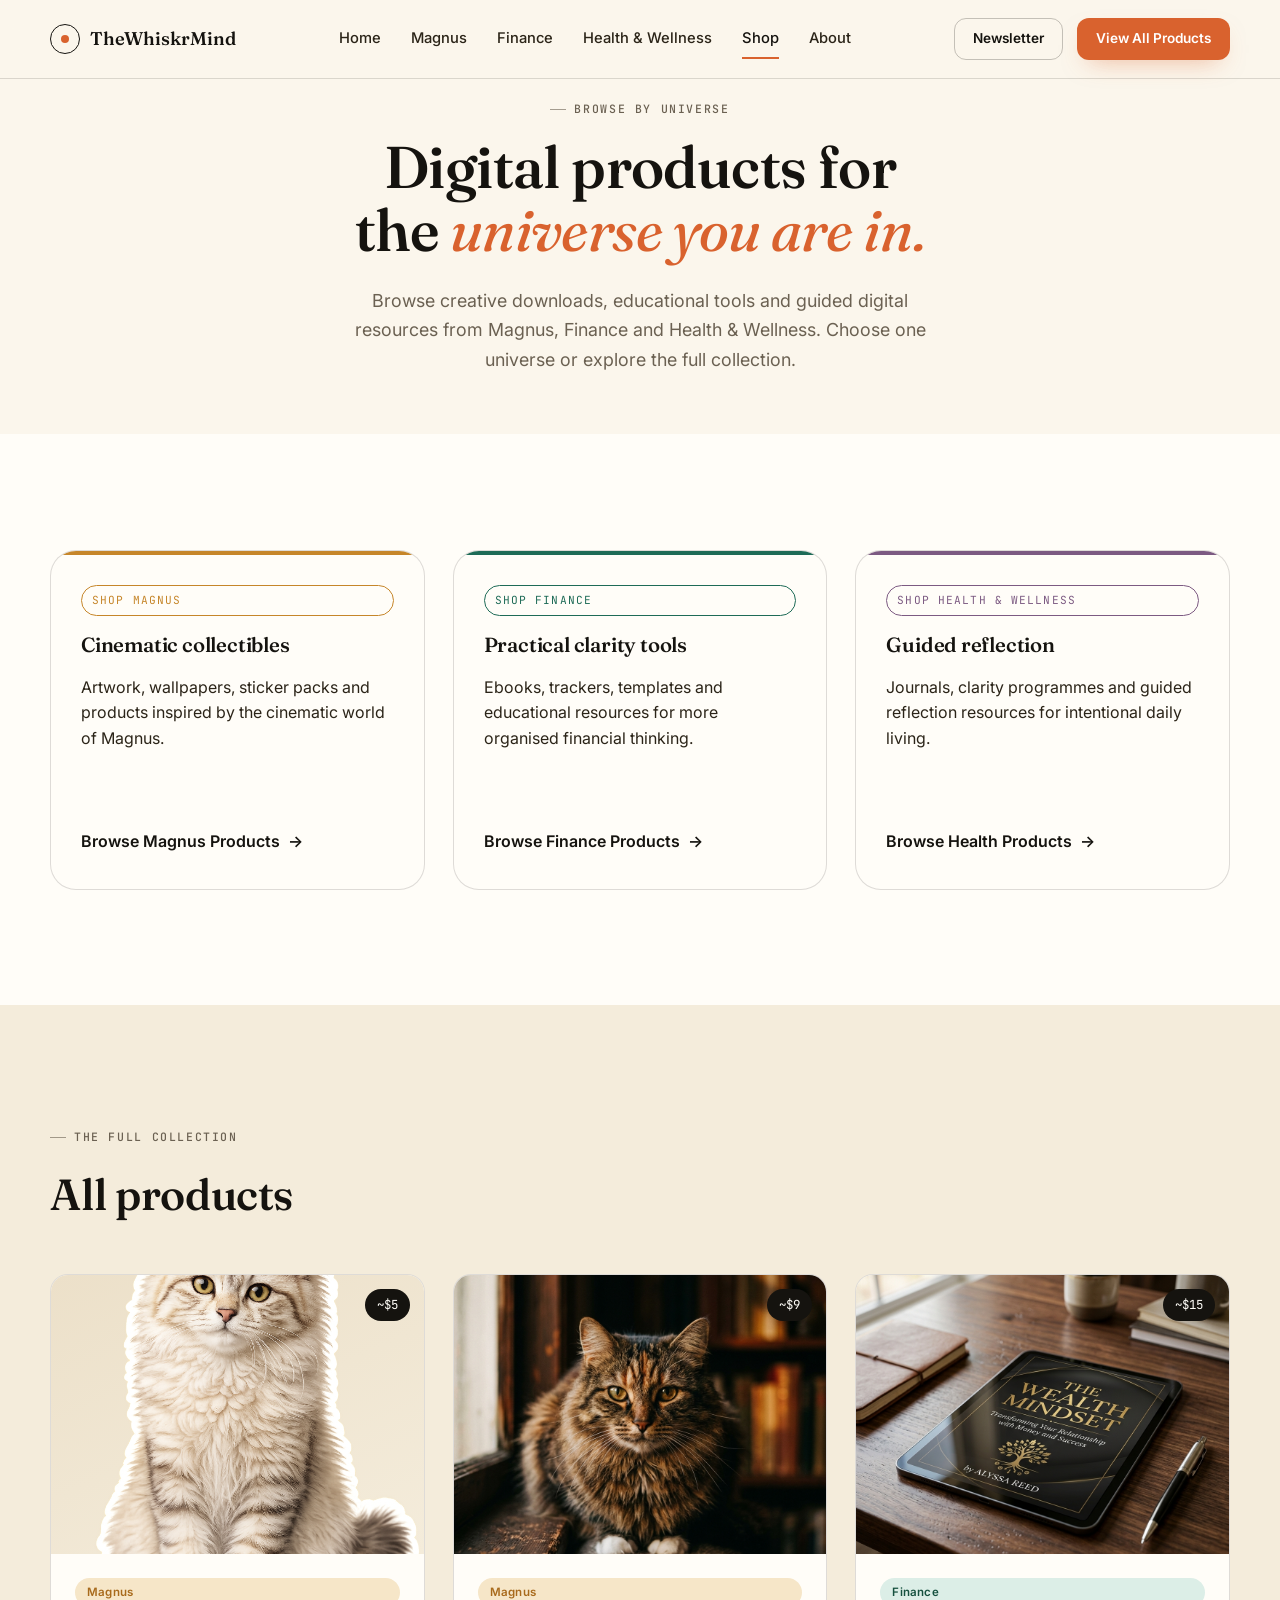
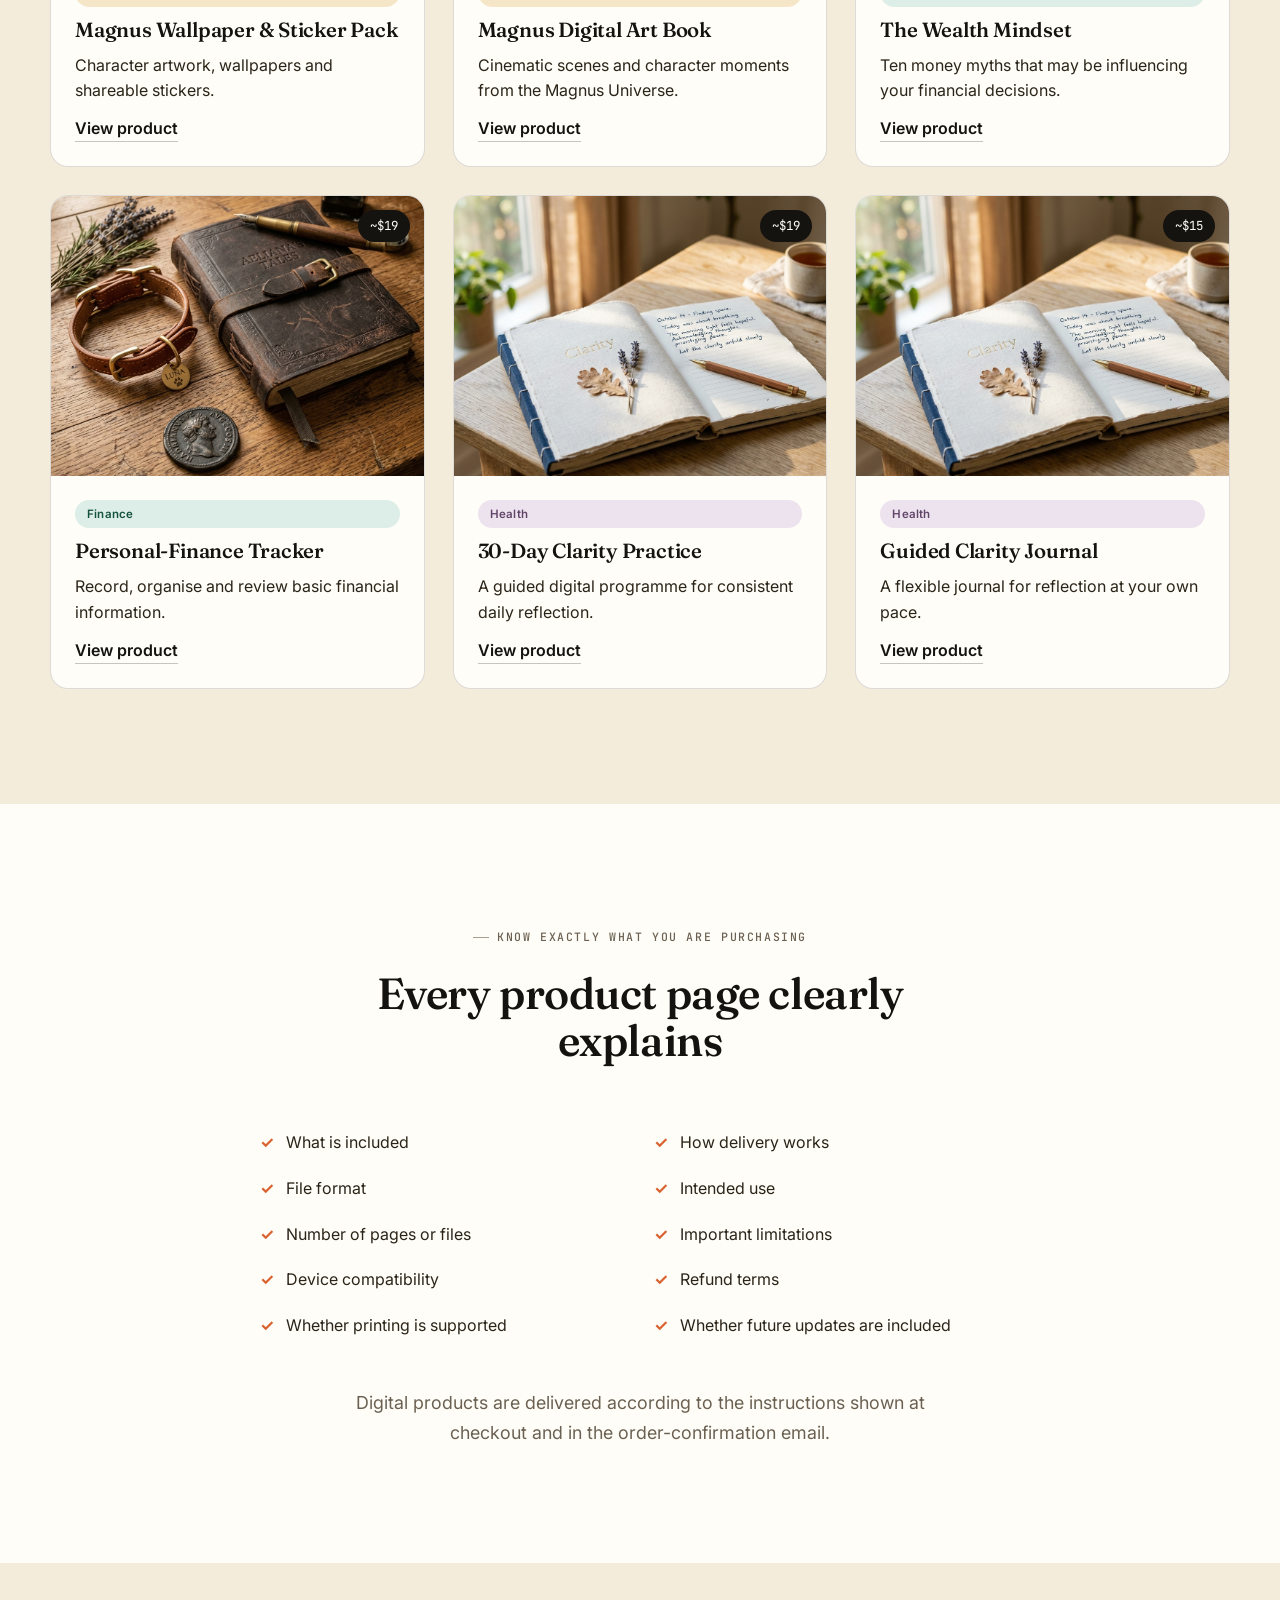
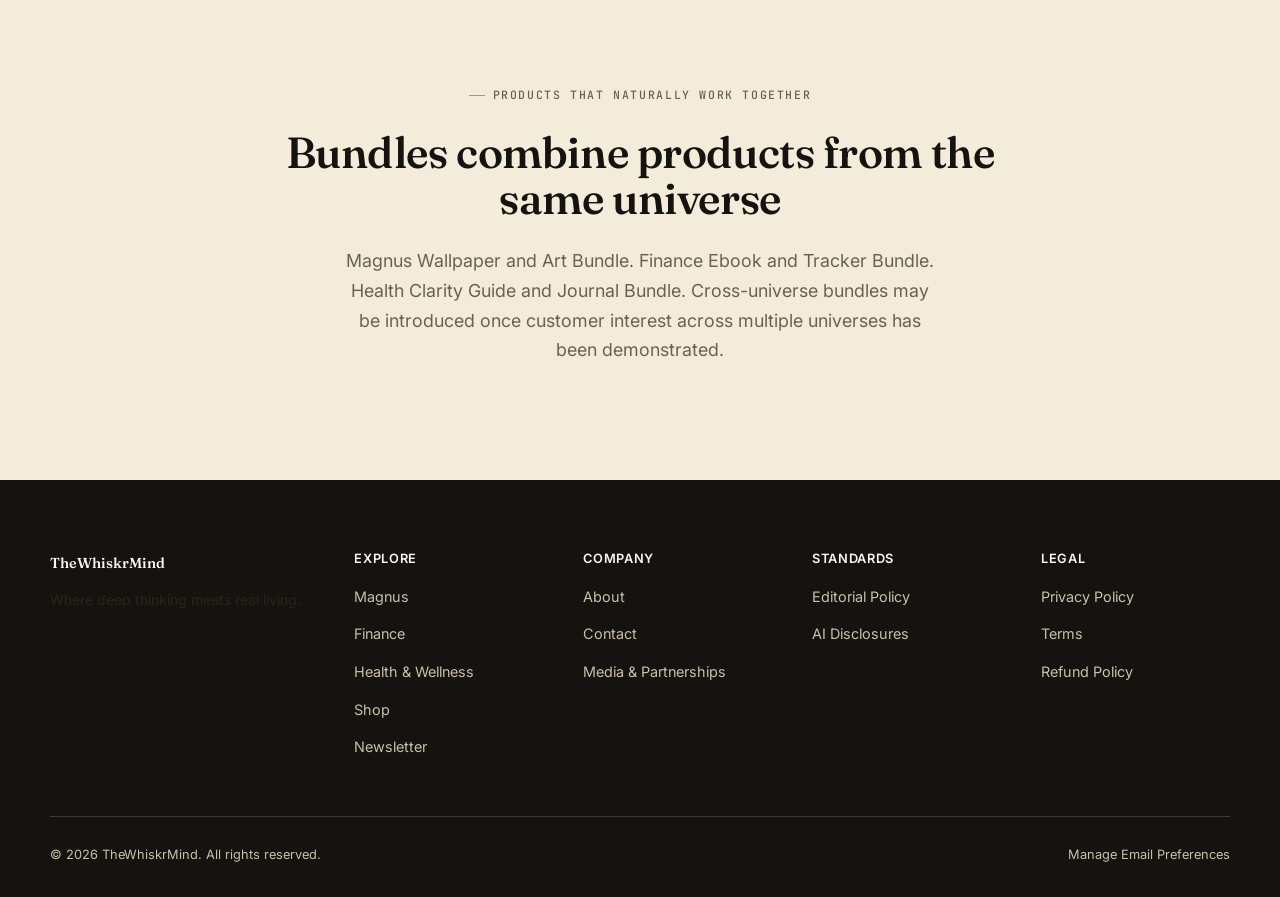
<file: website/shop.html>
<!doctype html>
<html lang="en">
<head>
<meta charset="UTF-8">
<meta name="viewport" content="width=device-width, initial-scale=1.0">
<title>Shop — Digital Products from Every Universe | TheWhiskrMind</title>
<meta name="description" content="Browse creative downloads, educational tools and guided digital resources from Magnus, Finance and Health & Wellness. Choose one universe or explore the full collection.">
<link rel="stylesheet" href="css/style.css">
</head>
<body>
<a href="#main" class="skip-link">Skip to content</a>

<header class="site-header">
  <div class="header-inner">
    <a href="index.html" class="logo"><span class="logo-mark" aria-hidden="true"></span>TheWhiskrMind</a>
    <nav class="main-nav" aria-label="Primary">
      <a href="index.html">Home</a>
      <a href="magnus.html">Magnus</a>
      <a href="finance.html">Finance</a>
      <a href="health.html">Health &amp; Wellness</a>
      <a href="shop.html" class="active">Shop</a>
      <a href="about.html">About</a>
    </nav>
    <div class="header-actions">
      <a href="newsletter.html" class="btn btn-outline btn-sm">Newsletter</a>
      <a href="#all-products" class="btn btn-brand btn-sm">View All Products</a>
      <button class="nav-toggle" aria-label="Open menu" aria-expanded="false"><span></span><span></span><span></span></button>
    </div>
  </div>
</header>

<nav class="mobile-nav" aria-label="Mobile">
  <a href="index.html">Home</a>
  <a href="magnus.html">Magnus</a>
  <a href="finance.html">Finance</a>
  <a href="health.html">Health &amp; Wellness</a>
  <a href="shop.html">Shop</a>
  <a href="about.html">About</a>
  <a href="newsletter.html">Newsletter</a>
  <a href="#all-products" class="btn btn-brand btn-block">View All Products</a>
</nav>

<main id="main">

  <section class="page-hero bg-paper">
    <div class="container-narrow text-center">
      <span class="eyebrow mx-auto" style="justify-content:center;">Browse by universe</span>
      <h1 class="h-display mt-md">Digital products for<br>the <em>universe you are in.</em></h1>
      <p class="lede mx-auto mt-md">Browse creative downloads, educational tools and guided digital resources from Magnus, Finance and Health &amp; Wellness. Choose one universe or explore the full collection.</p>
    </div>
  </section>

  <!-- ============ SHOP CATEGORIES ============ -->
  <section class="section bg-white">
    <div class="container">
      <div class="grid grid-3">
        <article class="universe-card universe-card--magnus" data-reveal>
          <span class="volume-tag tag">Shop Magnus</span>
          <h3 class="h-md">Cinematic collectibles</h3>
          <p>Artwork, wallpapers, sticker packs and products inspired by the cinematic world of Magnus.</p>
          <a href="magnus.html#shop" class="go">Browse Magnus Products <span class="arrow">→</span></a>
        </article>
        <article class="universe-card universe-card--finance" data-reveal>
          <span class="volume-tag tag">Shop Finance</span>
          <h3 class="h-md">Practical clarity tools</h3>
          <p>Ebooks, trackers, templates and educational resources for more organised financial thinking.</p>
          <a href="finance.html#products" class="go">Browse Finance Products <span class="arrow">→</span></a>
        </article>
        <article class="universe-card universe-card--health" data-reveal>
          <span class="volume-tag tag">Shop Health &amp; Wellness</span>
          <h3 class="h-md">Guided reflection</h3>
          <p>Journals, clarity programmes and guided reflection resources for intentional daily living.</p>
          <a href="health.html#products" class="go">Browse Health Products <span class="arrow">→</span></a>
        </article>
      </div>
    </div>
  </section>

  <!-- ============ ALL PRODUCTS ============ -->
  <section class="section bg-paper-alt" id="all-products">
    <div class="container">
      <div class="section-head">
        <span class="eyebrow">The full collection</span>
        <h2 class="h-xl mt-md">All products</h2>
      </div>
      <div class="grid grid-3">
        <article class="product-card" data-reveal>
          <div class="product-media"><img src="images/media__1786616529581.png" alt="Image" /><span class="price-chip">~$5</span></div>
          <div class="product-body"><span class="badge badge-magnus">Magnus</span><h3 class="h-md">Magnus Wallpaper &amp; Sticker Pack</h3><p>Character artwork, wallpapers and shareable stickers.</p><a href="product.html" class="btn-ghost">View product</a></div>
        </article>
        <article class="product-card" data-reveal>
          <div class="product-media"><img src="images/magnus_cat_cinematic_1786616828384.png" alt="Image" /><span class="price-chip">~$9</span></div>
          <div class="product-body"><span class="badge badge-magnus">Magnus</span><h3 class="h-md">Magnus Digital Art Book</h3><p>Cinematic scenes and character moments from the Magnus Universe.</p><a href="product-artbook.html" class="btn-ghost">View product</a></div>
        </article>
        <article class="product-card" data-reveal>
          <div class="product-media"><img src="images/finance_ebook_1786616857861.png" alt="Image" /><span class="price-chip">~$15</span></div>
          <div class="product-body"><span class="badge badge-finance">Finance</span><h3 class="h-md">The Wealth Mindset</h3><p>Ten money myths that may be influencing your financial decisions.</p><a href="product-wealth-mindset.html" class="btn-ghost">View product</a></div>
        </article>
        <article class="product-card" data-reveal>
          <div class="product-media"><img src="images/hero_main_1786616890034.png" alt="Image" /><span class="price-chip">~$19</span></div>
          <div class="product-body"><span class="badge badge-finance">Finance</span><h3 class="h-md">Personal-Finance Tracker</h3><p>Record, organise and review basic financial information.</p><a href="product-finance-tracker.html" class="btn-ghost">View product</a></div>
        </article>
        <article class="product-card" data-reveal>
          <div class="product-media"><img src="images/health_journal_1786616872217.png" alt="Image" /><span class="price-chip">~$19</span></div>
          <div class="product-body"><span class="badge badge-health">Health</span><h3 class="h-md">30-Day Clarity Practice</h3><p>A guided digital programme for consistent daily reflection.</p><a href="product-clarity-practice.html" class="btn-ghost">View product</a></div>
        </article>
        <article class="product-card" data-reveal>
          <div class="product-media"><img src="images/health_journal_1786616872217.png" alt="Image" /><span class="price-chip">~$15</span></div>
          <div class="product-body"><span class="badge badge-health">Health</span><h3 class="h-md">Guided Clarity Journal</h3><p>A flexible journal for reflection at your own pace.</p><a href="product-clarity-journal.html" class="btn-ghost">View product</a></div>
        </article>
      </div>
    </div>
  </section>

  <!-- ============ SHOP TRUST ============ -->
  <section class="section bg-white">
    <div class="container-narrow">
      <div class="section-head center">
        <span class="eyebrow">Know exactly what you are purchasing</span>
        <h2 class="h-xl mt-md">Every product page clearly explains</h2>
      </div>
      <div class="grid grid-2">
        <ul class="checklist">
          <li>What is included</li>
          <li>File format</li>
          <li>Number of pages or files</li>
          <li>Device compatibility</li>
          <li>Whether printing is supported</li>
        </ul>
        <ul class="checklist">
          <li>How delivery works</li>
          <li>Intended use</li>
          <li>Important limitations</li>
          <li>Refund terms</li>
          <li>Whether future updates are included</li>
        </ul>
      </div>
      <p class="lede mx-auto mt-lg text-center">Digital products are delivered according to the instructions shown at checkout and in the order-confirmation email.</p>
    </div>
  </section>

  <!-- ============ BUNDLES ============ -->
  <section class="section bg-paper-alt text-center">
    <div class="container-narrow">
      <span class="eyebrow">Products that naturally work together</span>
      <h2 class="h-xl mt-md">Bundles combine products from the same universe</h2>
      <p class="lede mx-auto mt-md">Magnus Wallpaper and Art Bundle. Finance Ebook and Tracker Bundle. Health Clarity Guide and Journal Bundle. Cross-universe bundles may be introduced once customer interest across multiple universes has been demonstrated.</p>
    </div>
  </section>

</main>

<footer class="site-footer">
  <div class="container footer-grid">
    <div class="footer-brand"><a href="index.html" class="logo">TheWhiskrMind</a><p>Where deep thinking meets real living.</p></div>
    <div><h4>Explore</h4><ul><li><a href="magnus.html">Magnus</a></li><li><a href="finance.html">Finance</a></li><li><a href="health.html">Health &amp; Wellness</a></li><li><a href="shop.html">Shop</a></li><li><a href="newsletter.html">Newsletter</a></li></ul></div>
    <div><h4>Company</h4><ul><li><a href="about.html">About</a></li><li><a href="about.html#contact">Contact</a></li><li><a href="about.html#media">Media &amp; Partnerships</a></li></ul></div>
    <div><h4>Standards</h4><ul><li><a href="editorial-policy.html">Editorial Policy</a></li><li><a href="ai-disclosures.html">AI Disclosures</a></li></ul></div>
    <div><h4>Legal</h4><ul><li><a href="#">Privacy Policy</a></li><li><a href="#">Terms</a></li><li><a href="#">Refund Policy</a></li></ul></div>
  </div>
  <div class="container footer-bottom">
    <span>© <span data-year></span> TheWhiskrMind. All rights reserved.</span>
    <span class="legal-links"><a href="newsletter.html">Manage Email Preferences</a></span>
  </div>
</footer>

<script src="js/main.js"></script>
</body>
</html>
</file>
<file: website/css/style.css>
/* =====================================================================
   TheWhiskrMind — Design System
   "The Field Journal" — an editorial curiosity-atlas identity built to
   sit outside every competitor cluster we studied:
     - not dark-neon-purple AI app (WigglePet / Singing Pet)
     - not mint clean SaaS (DreamFace)
     - not warm terracotta retreat serif (Yang Mun / Yang Muns)
   Instead: warm ink + paper, one restrained brand ember accent, and a
   distinct accent per universe, unified by a shared "volume / field
   note" card language (index tabs, hairline rules, torn-corner frames).
   ===================================================================== */

@import url('https://fonts.googleapis.com/css2?family=Fraunces:ital,opsz,wght@0,9..144,340;0,9..144,440;0,9..144,560;0,9..144,650;1,9..144,440;1,9..144,560&family=Inter:wght@400;500;600;700;800&family=JetBrains+Mono:wght@500&display=swap');

:root {
  /* ---------- Base ink / paper ---------- */
  --ink-950: #15130f;
  --ink-900: #1c1811;
  --ink-800: #2b241a;
  --ink-700: #423827;
  --ink-line: rgba(21, 19, 15, 0.14);
  --ink-line-strong: rgba(21, 19, 15, 0.24);
  --ink-on-dark-line: rgba(251, 246, 236, 0.16);

  --paper-0: #fffdf8;
  --paper-50: #fbf6ec;
  --paper-100: #f4ecdb;
  --paper-200: #ece0c9;

  --text-body: #2b2418;
  --text-muted: #6b6152;
  --text-faint: #948a78;
  --text-on-dark: #fbf6ec;
  --text-on-dark-muted: #c9bfab;

  /* ---------- Brand ember (parent brand only, used sparingly) ---------- */
  --brand-500: #d9622e;
  --brand-600: #bf4f22;
  --brand-100: #fbe3d3;

  /* ---------- Universe accents ---------- */
  --magnus-500: #c6862a;
  --magnus-600: #a86a1c;
  --magnus-100: #f6e6c8;
  --magnus-ink: #1a1610;

  --finance-500: #1e6b57;
  --finance-600: #16513f;
  --finance-100: #dceee7;

  --health-500: #7c5a82;
  --health-600: #614569;
  --health-100: #ede3ee;

  /* ---------- Type ---------- */
  --font-display: 'Fraunces', ui-serif, Georgia, serif;
  --font-body: 'Inter', ui-sans-serif, system-ui, -apple-system, "Segoe UI", sans-serif;
  --font-mono: 'JetBrains Mono', ui-monospace, monospace;

  /* ---------- Radius ---------- */
  --r-sm: 8px;
  --r-md: 12px;
  --r-lg: 18px;
  --r-xl: 26px;
  --r-pill: 999px;

  /* ---------- Shadow (used sparingly — we lean on hairline borders) ---------- */
  --shadow-card: 0 1px 2px rgba(21, 19, 15, 0.04), 0 18px 40px -22px rgba(21, 19, 15, 0.28);
  --shadow-lift: 0 24px 60px -20px rgba(21, 19, 15, 0.35);
  --shadow-dark-media: 0 30px 70px -20px rgba(0, 0, 0, 0.55);

  /* ---------- Motion ---------- */
  --ease: cubic-bezier(0.22, 1, 0.36, 1);
  --fast: 160ms;
  --normal: 260ms;
  --slow: 520ms;

  /* ---------- Layout ---------- */
  --container: 1180px;
  --container-narrow: 760px;
  --gutter: clamp(20px, 4vw, 40px);
}

/* =========================== Reset =========================== */
*, *::before, *::after { box-sizing: border-box; }
* { margin: 0; }
html { scroll-behavior: smooth; -webkit-text-size-adjust: 100%; }
body {
  font-family: var(--font-body);
  color: var(--text-body);
  background: var(--paper-50);
  line-height: 1.6;
  -webkit-font-smoothing: antialiased;
  text-rendering: optimizeLegibility;
}
img, picture, svg { display: block; max-width: 100%; }
a { color: inherit; text-decoration: none; }
button { font: inherit; color: inherit; background: none; border: none; cursor: pointer; }
ul, ol { list-style: none; padding: 0; }
input, textarea, select { font: inherit; color: inherit; }

@media (prefers-reduced-motion: reduce) {
  *, *::before, *::after {
    animation-duration: 0.01ms !important;
    animation-iteration-count: 1 !important;
    transition-duration: 0.01ms !important;
    scroll-behavior: auto !important;
  }
}

:focus-visible {
  outline: 3px solid var(--brand-500);
  outline-offset: 3px;
  border-radius: 4px;
}

/* =========================== Type =========================== */
h1, h2, h3, h4 {
  font-family: var(--font-display);
  font-weight: 560;
  color: var(--ink-950);
  letter-spacing: -0.01em;
  line-height: 1.08;
}
.on-dark h1, .on-dark h2, .on-dark h3, .on-dark h4 { color: var(--text-on-dark); }

.h-display { font-size: clamp(2.4rem, 4.6vw, 4rem); font-weight: 560; }
.h-xl { font-size: clamp(2rem, 3.4vw, 3rem); }
.h-lg { font-size: clamp(1.5rem, 2.2vw, 2rem); }
.h-md { font-size: clamp(1.2rem, 1.6vw, 1.5rem); }

em, .accent-word {
  font-style: italic;
  font-weight: 440;
  color: var(--brand-500);
}
.on-dark em, .on-dark .accent-word { color: inherit; }

.lede {
  font-size: clamp(1.05rem, 1.4vw, 1.25rem);
  color: var(--text-muted);
  line-height: 1.65;
  max-width: 54ch;
}
.on-dark .lede { color: var(--text-on-dark-muted); }

p { color: var(--text-body); }
.on-dark p { color: var(--text-on-dark-muted); }

.eyebrow {
  display: inline-flex;
  align-items: center;
  gap: 8px;
  font-family: var(--font-mono);
  font-size: 0.72rem;
  font-weight: 500;
  letter-spacing: 0.14em;
  text-transform: uppercase;
  color: var(--text-muted);
}
.eyebrow::before {
  content: "";
  width: 16px;
  height: 1px;
  background: currentColor;
  opacity: 0.6;
}
.on-dark .eyebrow { color: var(--text-on-dark-muted); }

/* =========================== Layout helpers =========================== */
.container {
  width: min(100% - (var(--gutter) * 2), var(--container));
  margin-inline: auto;
}
.container-narrow {
  width: min(100% - (var(--gutter) * 2), var(--container-narrow));
  margin-inline: auto;
}
.section { padding-block: clamp(64px, 9vw, 120px); }
.section-tight { padding-block: clamp(48px, 6vw, 80px); }
.section-head { max-width: 640px; margin-bottom: clamp(36px, 5vw, 56px); }
.section-head.center { margin-inline: auto; text-align: center; }

.bg-paper { background: var(--paper-50); }
.bg-paper-alt { background: var(--paper-100); }
.bg-ink { background: var(--ink-950); }
.bg-white { background: var(--paper-0); }

.stack { display: flex; flex-direction: column; }
.gap-xs { gap: 8px; } .gap-sm { gap: 16px; } .gap-md { gap: 24px; } .gap-lg { gap: 40px; }

.grid { display: grid; gap: 28px; }
.grid-2 { grid-template-columns: repeat(2, 1fr); }
.grid-3 { grid-template-columns: repeat(3, 1fr); }
.grid-4 { grid-template-columns: repeat(4, 1fr); }
@media (max-width: 900px) { .grid-3, .grid-4 { grid-template-columns: repeat(2, 1fr); } }
@media (max-width: 620px) { .grid-2, .grid-3, .grid-4 { grid-template-columns: 1fr; } }

.divider { height: 1px; background: var(--ink-line); border: none; }
.on-dark .divider { background: var(--ink-on-dark-line); }

/* =========================== Buttons =========================== */
.btn {
  display: inline-flex;
  align-items: center;
  justify-content: center;
  gap: 8px;
  height: 52px;
  padding: 0 26px;
  border-radius: var(--r-md);
  font-weight: 600;
  font-size: 0.95rem;
  white-space: nowrap;
  transition: transform var(--fast) var(--ease), box-shadow var(--fast) var(--ease), background var(--fast) var(--ease), border-color var(--fast) var(--ease);
  border: 1px solid transparent;
}
.btn:hover { transform: translateY(-2px); }
.btn-block { width: 100%; }

.btn-primary {
  background: var(--ink-950);
  color: var(--paper-0);
  box-shadow: 0 10px 26px -12px rgba(21, 19, 15, 0.55);
}
.btn-primary:hover { background: var(--ink-800); }

.btn-brand { background: var(--brand-500); color: #fff; box-shadow: 0 10px 26px -12px rgba(217, 98, 46, 0.55); }
.btn-brand:hover { background: var(--brand-600); }

.btn-outline {
  background: transparent;
  border-color: var(--ink-line-strong);
  color: var(--ink-950);
}
.btn-outline:hover { border-color: var(--ink-950); }

.on-dark .btn-outline { border-color: var(--ink-on-dark-line); color: var(--text-on-dark); }
.on-dark .btn-outline:hover { border-color: rgba(251, 246, 236, 0.5); }

.btn-white { background: var(--paper-0); color: var(--ink-950); }
.btn-white:hover { background: #fff; }

.btn-ghost { height: auto; padding: 0; font-weight: 600; color: var(--ink-950); border-bottom: 1px solid var(--ink-line-strong); border-radius: 0; }
.btn-ghost:hover { transform: none; border-color: var(--ink-950); }
.on-dark .btn-ghost { color: var(--text-on-dark); border-color: var(--ink-on-dark-line); }

.btn-sm { height: 42px; padding: 0 18px; font-size: 0.85rem; }

/* Universe-tinted buttons */
.btn-magnus { background: var(--magnus-500); color: var(--magnus-ink); }
.btn-magnus:hover { background: var(--magnus-600); color: #fff; }
.btn-finance { background: var(--finance-500); color: #fff; }
.btn-finance:hover { background: var(--finance-600); }
.btn-health { background: var(--health-500); color: #fff; }
.btn-health:hover { background: var(--health-600); }

.cta-row { display: flex; flex-wrap: wrap; align-items: center; gap: 16px; }

/* =========================== Volume tag (signature motif) =========================== */
.volume-tag {
  display: inline-flex;
  align-items: center;
  gap: 8px;
  font-family: var(--font-mono);
  font-size: 0.7rem;
  letter-spacing: 0.1em;
  text-transform: uppercase;
  padding: 6px 12px 6px 10px;
  border-radius: var(--r-pill);
  border: 1px solid currentColor;
  color: var(--ink-700);
}
.volume-tag .dot { width: 6px; height: 6px; border-radius: 50%; background: currentColor; }

/* =========================== Site header =========================== */
.site-header {
  position: sticky;
  top: 0;
  z-index: 100;
  background: rgba(251, 246, 236, 0.88);
  backdrop-filter: blur(14px);
  border-bottom: 1px solid var(--ink-line);
}
.site-header.on-dark-page {
  background: rgba(21, 19, 15, 0.86);
  border-bottom-color: var(--ink-on-dark-line);
}
.header-inner {
  width: min(100% - (var(--gutter) * 2), var(--container));
  margin-inline: auto;
  height: 78px;
  display: flex;
  align-items: center;
  justify-content: space-between;
  gap: 24px;
}

.logo { display: flex; align-items: center; gap: 10px; font-family: var(--font-display); font-size: 1.15rem; font-weight: 560; color: var(--ink-950); }
.site-header.on-dark-page .logo { color: var(--text-on-dark); }
.logo-mark {
  width: 30px; height: 30px; border-radius: 50%;
  border: 1.5px solid currentColor;
  display: grid; place-items: center;
  position: relative;
  flex-shrink: 0;
}
.logo-mark::before {
  content: "";
  width: 8px; height: 8px; border-radius: 50%;
  background: var(--brand-500);
}
.logo small { display: block; font-family: var(--font-mono); font-size: 0.6rem; letter-spacing: 0.1em; color: var(--text-muted); font-style: normal; font-weight: 500; }

.main-nav { display: flex; align-items: center; gap: 30px; }
.main-nav a {
  font-size: 0.92rem;
  font-weight: 500;
  color: var(--text-body);
  position: relative;
  padding-block: 4px;
  transition: color var(--fast) var(--ease);
}
.site-header.on-dark-page .main-nav a { color: var(--text-on-dark-muted); }
.main-nav a:hover { color: var(--brand-500); }
.main-nav a.active { color: var(--ink-950); }
.site-header.on-dark-page .main-nav a.active { color: var(--text-on-dark); }
.main-nav a.active::after {
  content: "";
  position: absolute;
  left: 0; right: 0; bottom: -4px;
  height: 2px;
  background: var(--brand-500);
}

.header-actions { display: flex; align-items: center; gap: 14px; }
.nav-toggle {
  display: none;
  width: 42px; height: 42px;
  border-radius: var(--r-md);
  border: 1px solid var(--ink-line-strong);
  align-items: center; justify-content: center;
  flex-direction: column; gap: 4px;
}
.nav-toggle span { width: 18px; height: 2px; background: currentColor; display: block; }

@media (max-width: 940px) {
  .main-nav { display: none; }
  .header-actions .btn { display: none; }
  .nav-toggle { display: inline-flex; }
}

.mobile-nav {
  display: none;
  position: fixed;
  inset: 78px 0 0 0;
  background: var(--paper-0);
  z-index: 99;
  padding: 28px var(--gutter) 40px;
  overflow-y: auto;
}
.mobile-nav.open { display: block; }
.mobile-nav a { display: block; padding: 16px 0; font-size: 1.2rem; font-family: var(--font-display); border-bottom: 1px solid var(--ink-line); }
.mobile-nav .btn { margin-top: 24px; }

/* =========================== Hero =========================== */
.hero { padding-block: clamp(32px, 5vw, 64px) clamp(56px, 8vw, 96px); position: relative; overflow: hidden; }
.hero-grid { display: grid; grid-template-columns: 1.3fr 0.7fr; gap: clamp(32px, 6vw, 64px); align-items: start; }
@media (max-width: 900px) { .hero-grid { grid-template-columns: 1fr; } }

.hero-copy .h-display { margin-block: 12px 18px; }
.hero-note { display: flex; align-items: center; gap: 10px; margin-top: 26px; font-size: 0.85rem; color: var(--text-muted); }
.on-dark .hero-note { color: var(--text-on-dark-muted); }
.hero-note .dot { width: 6px; height: 6px; border-radius: 50%; background: var(--brand-500); flex-shrink: 0; }

.hero-media {
  position: relative;
  border-radius: var(--r-xl);
  overflow: hidden;
  aspect-ratio: 4 / 5;
  background: linear-gradient(155deg, var(--ink-800), var(--ink-950));
  border: 1px solid var(--ink-line-strong);
  box-shadow: var(--shadow-lift);
}
.hero-media:hover img { transform: scale(1.03); }
.hero-media img { width: 100%; height: 100%; object-fit: cover; transition: transform var(--slow) var(--ease); }
.hero-media .frame-label {
  position: absolute; left: 18px; bottom: 18px;
  color: var(--text-on-dark);
  font-family: var(--font-mono);
  font-size: 0.72rem;
  letter-spacing: 0.08em;
  background: rgba(21, 19, 15, 0.55);
  backdrop-filter: blur(6px);
  padding: 8px 12px;
  border-radius: var(--r-pill);
  border: 1px solid var(--ink-on-dark-line);
}

/* =========================== Cards =========================== */
.card {
  background: var(--paper-0);
  border: 1px solid var(--ink-line);
  border-radius: var(--r-lg);
  padding: 30px;
  transition: transform var(--normal) var(--ease), box-shadow var(--normal) var(--ease), border-color var(--normal) var(--ease);
}
.card:hover { transform: translateY(-4px); box-shadow: var(--shadow-lift); border-color: var(--ink-line-strong); }

.universe-card {
  position: relative;
  border-radius: var(--r-xl);
  padding: 34px 30px;
  border: 1px solid var(--ink-line);
  background: var(--paper-0);
  display: flex;
  flex-direction: column;
  gap: 18px;
  min-height: 340px;
  overflow: hidden;
  transition: transform var(--normal) var(--ease), box-shadow var(--normal) var(--ease), border-color var(--normal) var(--ease);
}
.universe-card:hover { 
  transform: translateY(-6px); 
  box-shadow: 0 20px 40px -15px var(--tint); 
  border-color: var(--tint);
}
.universe-card::before {
  content: "";
  position: absolute; inset: 0 0 auto 0; height: 4px;
  background: var(--tint, var(--brand-500));
}
.universe-card .tag { color: var(--tint, var(--brand-500)); }
.universe-card .icon-ring {
  width: 48px; height: 48px; border-radius: 50%;
  border: 1.5px solid var(--tint, var(--brand-500));
  color: var(--tint, var(--brand-500));
  display: grid; place-items: center;
  font-family: var(--font-display); font-style: italic; font-size: 1.1rem;
}
.universe-card--magnus { --tint: var(--magnus-500); }
.universe-card--finance { --tint: var(--finance-500); }
.universe-card--health { --tint: var(--health-500); }
.universe-card .go { margin-top: auto; display: inline-flex; align-items: center; gap: 8px; font-weight: 600; color: var(--ink-950); }
.universe-card .go .arrow { transition: transform var(--fast) var(--ease); }
.universe-card:hover .go .arrow { transform: translateX(4px); }

.feature-card { text-align: left; }
.feature-card .num { font-family: var(--font-mono); font-size: 0.75rem; color: var(--text-faint); }

.product-card {
  border: 1px solid var(--ink-line);
  border-radius: var(--r-lg);
  overflow: hidden;
  background: var(--paper-0);
  display: flex;
  flex-direction: column;
  transition: transform var(--normal) var(--ease), box-shadow var(--normal) var(--ease);
}
.product-card:hover { transform: translateY(-6px); box-shadow: var(--shadow-lift); }
.product-card:hover .product-media img { transform: scale(1.05); }
.product-media { aspect-ratio: 4/3; background: linear-gradient(155deg, var(--paper-200), var(--paper-100)); position: relative; overflow: hidden; }
.product-media img { width: 100%; height: 100%; object-fit: cover; transition: transform var(--slow) var(--ease); }
.product-media .price-chip {
  position: absolute; top: 14px; right: 14px;
  background: var(--ink-950); color: var(--paper-0);
  font-family: var(--font-mono); font-size: 0.78rem;
  padding: 6px 12px; border-radius: var(--r-pill);
}
.product-body { padding: 24px; display: flex; flex-direction: column; gap: 12px; flex: 1; }
.product-body .btn-ghost { margin-top: auto; align-self: flex-start; }

.episode-card {
  border: 1px solid var(--ink-on-dark-line);
  border-radius: var(--r-lg);
  overflow: hidden;
  background: var(--ink-900);
  display: flex; flex-direction: column;
}
.episode-media { aspect-ratio: 16/10; background: linear-gradient(150deg, #2c2113, #171310); position: relative; }
.episode-media img { width: 100%; height: 100%; object-fit: cover; }
.episode-body { padding: 22px 24px 26px; display: flex; flex-direction: column; gap: 10px; }

/* =========================== Hybrid / step components =========================== */
.step-item { display: flex; flex-direction: column; gap: 12px; }
.step-marker {
  width: 42px; height: 42px; border-radius: var(--r-md);
  border: 1px solid var(--ink-line-strong);
  display: grid; place-items: center;
  font-family: var(--font-mono); font-size: 0.85rem; color: var(--text-muted);
}

/* =========================== Trust / principle list =========================== */
.principle-list { display: flex; flex-direction: column; }
.principle-list li {
  display: flex; gap: 16px;
  padding-block: 18px;
  border-bottom: 1px solid var(--ink-line);
}
.on-dark .principle-list li { border-color: var(--ink-on-dark-line); }
.principle-list li:first-child { padding-top: 0; }
.principle-list .mark { color: var(--brand-500); font-family: var(--font-display); font-style: italic; font-size: 1.1rem; flex-shrink: 0; width: 22px; }

/* =========================== Newsletter form =========================== */
.pref-grid { display: grid; grid-template-columns: repeat(2, 1fr); gap: 12px; }
@media (max-width: 620px) { .pref-grid { grid-template-columns: 1fr; } }
.pref-option {
  display: flex; align-items: flex-start; gap: 12px;
  border: 1px solid var(--ink-line);
  border-radius: var(--r-md);
  padding: 16px 18px;
  cursor: pointer;
  transition: border-color var(--fast) var(--ease), background var(--fast) var(--ease);
}
.pref-option:hover { border-color: var(--ink-line-strong); }
.pref-option input { margin-top: 3px; accent-color: var(--brand-500); flex-shrink: 0; }
.pref-option .t { font-weight: 600; color: var(--ink-950); display: block; margin-bottom: 2px; }
.pref-option .d { font-size: 0.85rem; color: var(--text-muted); }

.field { display: flex; flex-direction: column; gap: 8px; }
.field label { font-size: 0.8rem; font-weight: 600; color: var(--ink-950); }
.field input[type="text"], .field input[type="email"] {
  height: 52px; padding: 0 18px;
  border: 1px solid var(--ink-line-strong);
  border-radius: var(--r-md);
  background: var(--paper-0);
}
.field input:focus { outline: 2px solid var(--brand-500); outline-offset: 1px; }

/* =========================== FAQ accordion =========================== */
.faq-item { border-bottom: 1px solid var(--ink-line); }
.on-dark .faq-item { border-color: var(--ink-on-dark-line); }
.faq-q {
  width: 100%;
  display: flex; align-items: center; justify-content: space-between; gap: 20px;
  padding-block: 22px;
  text-align: left;
  font-family: var(--font-display);
  font-size: 1.05rem;
  color: var(--ink-950);
}
.on-dark .faq-q { color: var(--text-on-dark); }
.faq-q .plus { font-size: 1.4rem; font-weight: 300; flex-shrink: 0; transition: transform var(--normal) var(--ease); color: var(--text-muted); }
.faq-item.open .faq-q .plus { transform: rotate(45deg); }
.faq-a { max-height: 0; overflow: hidden; transition: max-height var(--normal) var(--ease); }
.faq-a p { padding-bottom: 22px; max-width: 68ch; color: var(--text-muted); }
.on-dark .faq-a p { color: var(--text-on-dark-muted); }

/* =========================== Badges =========================== */
.badge { display: inline-flex; align-items: center; gap: 6px; padding: 5px 12px; border-radius: var(--r-pill); font-size: 0.72rem; font-weight: 600; letter-spacing: 0.02em; }
.badge-brand { background: var(--brand-100); color: var(--brand-600); }
.badge-magnus { background: var(--magnus-100); color: var(--magnus-600); }
.badge-finance { background: var(--finance-100); color: var(--finance-600); }
.badge-health { background: var(--health-100); color: var(--health-600); }
.badge-ink { background: var(--ink-950); color: var(--paper-0); }

/* =========================== Callout / disclosure box =========================== */
.callout {
  border: 1px solid var(--ink-line-strong);
  border-left: 3px solid var(--tint, var(--ink-950));
  border-radius: var(--r-md);
  padding: 22px 26px;
  background: var(--paper-0);
}
.callout.callout-magnus { --tint: var(--magnus-500); }
.callout.callout-finance { --tint: var(--finance-500); }
.callout.callout-health { --tint: var(--health-500); }

/* =========================== Footer =========================== */
.site-footer { background: var(--ink-950); color: var(--text-on-dark-muted); padding-block: 72px 32px; }
.footer-grid { display: grid; grid-template-columns: 1.4fr repeat(4, 1fr); gap: 40px; }
@media (max-width: 900px) { .footer-grid { grid-template-columns: repeat(2, 1fr); } }
@media (max-width: 560px) { .footer-grid { grid-template-columns: 1fr; } }
.footer-grid h4 { color: var(--text-on-dark); font-size: 0.8rem; letter-spacing: 0.05em; text-transform: uppercase; font-family: var(--font-body); font-weight: 600; margin-bottom: 18px; }
.footer-grid ul { display: flex; flex-direction: column; gap: 12px; }
.footer-grid a { font-size: 0.9rem; transition: color var(--fast) var(--ease); }
.footer-grid a:hover { color: var(--text-on-dark); }
.footer-brand .logo { color: var(--text-on-dark); margin-bottom: 14px; }
.footer-brand p { max-width: 30ch; font-size: 0.88rem; }
.footer-bottom {
  margin-top: 56px; padding-top: 28px; border-top: 1px solid var(--ink-on-dark-line);
  display: flex; flex-wrap: wrap; gap: 16px; align-items: center; justify-content: space-between;
  font-size: 0.8rem;
}
.footer-bottom .legal-links { display: flex; gap: 20px; flex-wrap: wrap; }

/* =========================== Page hero (inner pages) =========================== */
.page-hero { padding-block: clamp(6px, 1vw, 16px) clamp(36px, 5vw, 60px); }
.page-hero .h-display { margin-block: 16px 18px; }

/* =========================== Misc utils =========================== */
.text-center { text-align: center; }
.mx-auto { margin-inline: auto; }
.mt-lg { margin-top: 40px; }
.mt-md { margin-top: 24px; }
.small-caps-list { display: flex; flex-wrap: wrap; gap: 10px 26px; }
.small-caps-list li { display: flex; align-items: center; gap: 8px; font-size: 0.92rem; color: var(--text-muted); }
.small-caps-list li::before { content: "—"; color: var(--text-faint); }

.checklist li { display: flex; gap: 12px; padding-block: 10px; }
.checklist li::before { content: "✓"; color: var(--brand-500); font-weight: 700; flex-shrink: 0; }
.on-dark .checklist li::before { color: inherit; }

.not-list li { display: flex; gap: 12px; padding-block: 10px; color: var(--text-muted); }
.not-list li::before { content: "—"; flex-shrink: 0; color: var(--text-faint); }

.two-col {
  display: grid;
  grid-template-columns: 1fr 1fr;
  gap: clamp(32px, 5vw, 72px);
  align-items: center;
}
@media (max-width: 860px) { .two-col { grid-template-columns: 1fr; } }
.two-col.reverse .col-media { order: -1; }
@media (max-width: 860px) { .two-col.reverse .col-media { order: 0; } }

.media-frame {
  border-radius: var(--r-xl);
  overflow: hidden;
  border: 1px solid var(--ink-line-strong);
  aspect-ratio: 4/3;
  background: linear-gradient(155deg, var(--paper-200), var(--paper-100));
}
.media-frame:hover img { transform: scale(1.04); }
.media-frame img { width: 100%; height: 100%; object-fit: cover; transition: transform var(--slow) var(--ease); }
.media-frame.dark { background: linear-gradient(155deg, var(--ink-800), var(--ink-950)); border-color: var(--ink-on-dark-line); }

.skip-link {
  position: absolute; left: -9999px; top: 0;
  background: var(--ink-950); color: var(--paper-0);
  padding: 14px 20px; z-index: 999; border-radius: 0 0 var(--r-md) 0;
}
.skip-link:focus { left: 0; }

/* =========================== Reveal-on-scroll =========================== */
[data-reveal] { opacity: 0; transform: translateY(18px); transition: opacity var(--slow) var(--ease), transform var(--slow) var(--ease); }
[data-reveal].is-visible { opacity: 1; transform: translateY(0); }
@media (prefers-reduced-motion: reduce) { [data-reveal] { opacity: 1; transform: none; } }
</file>
